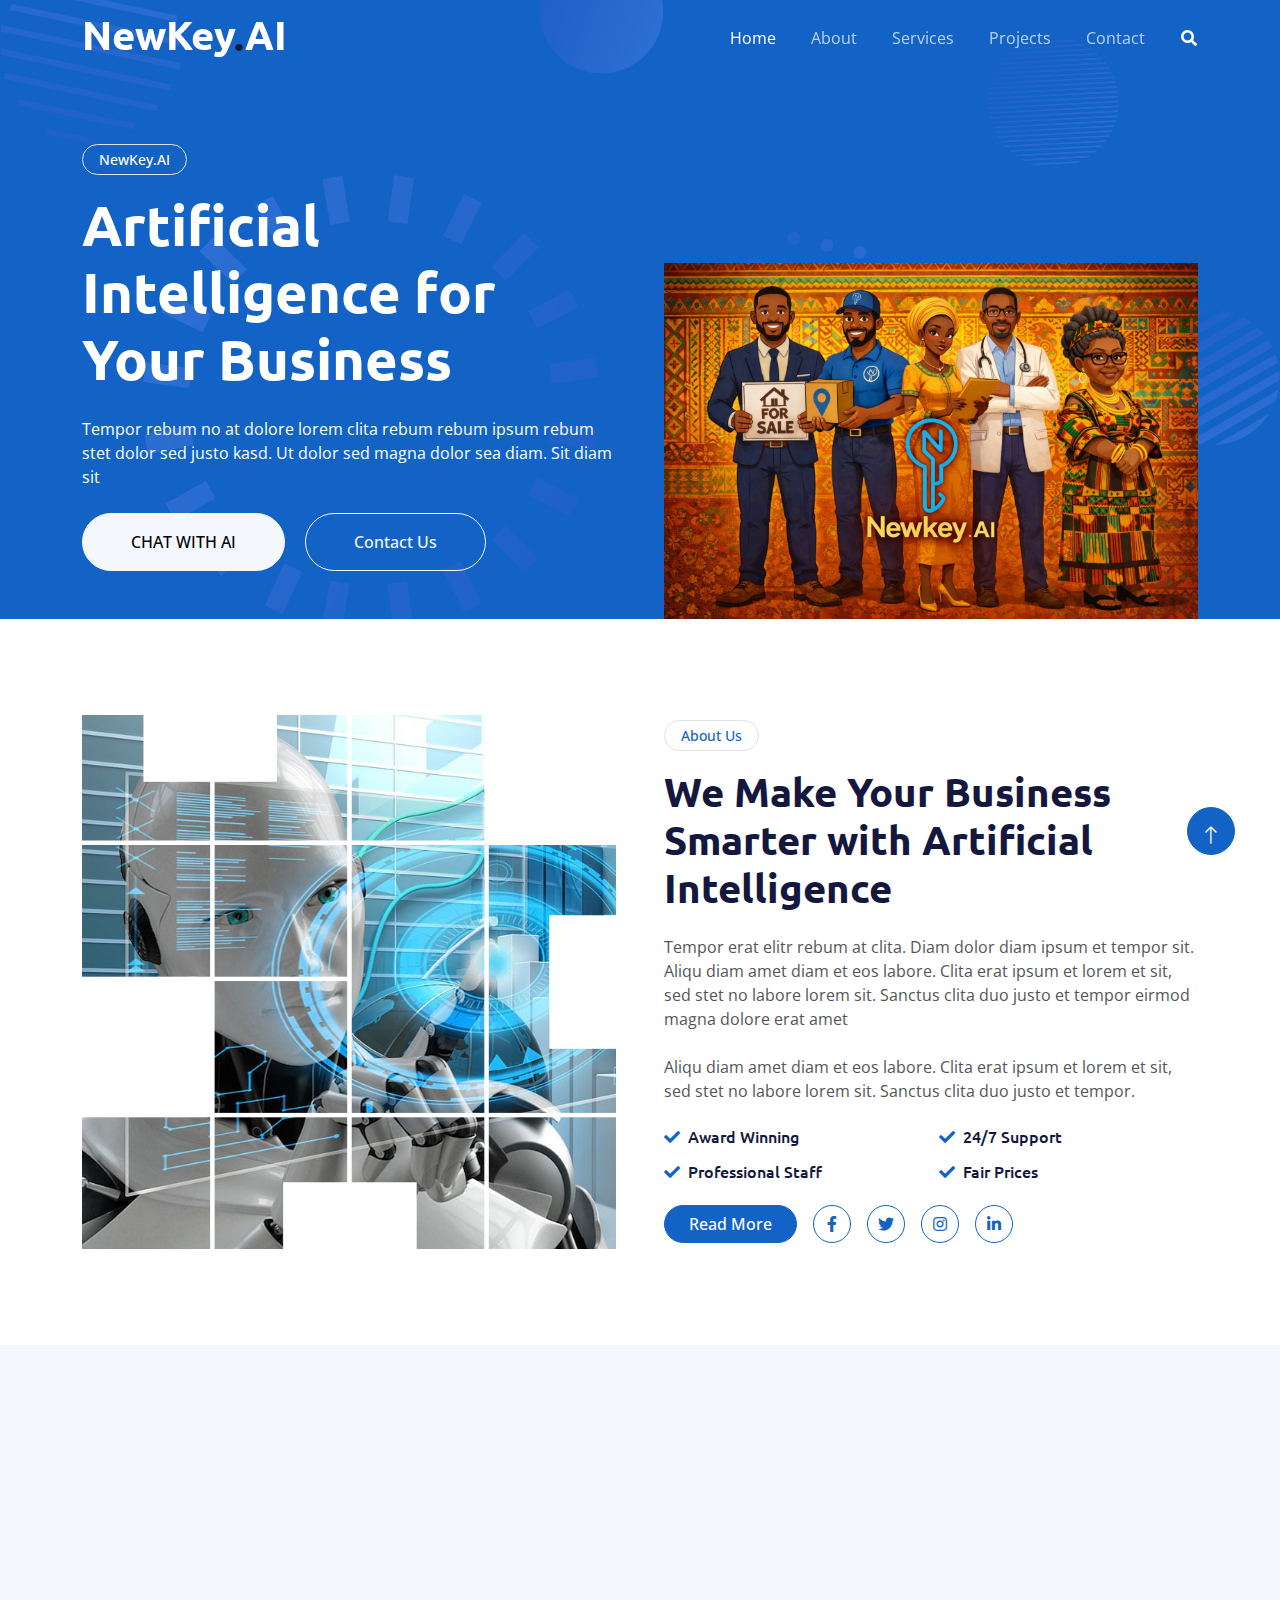
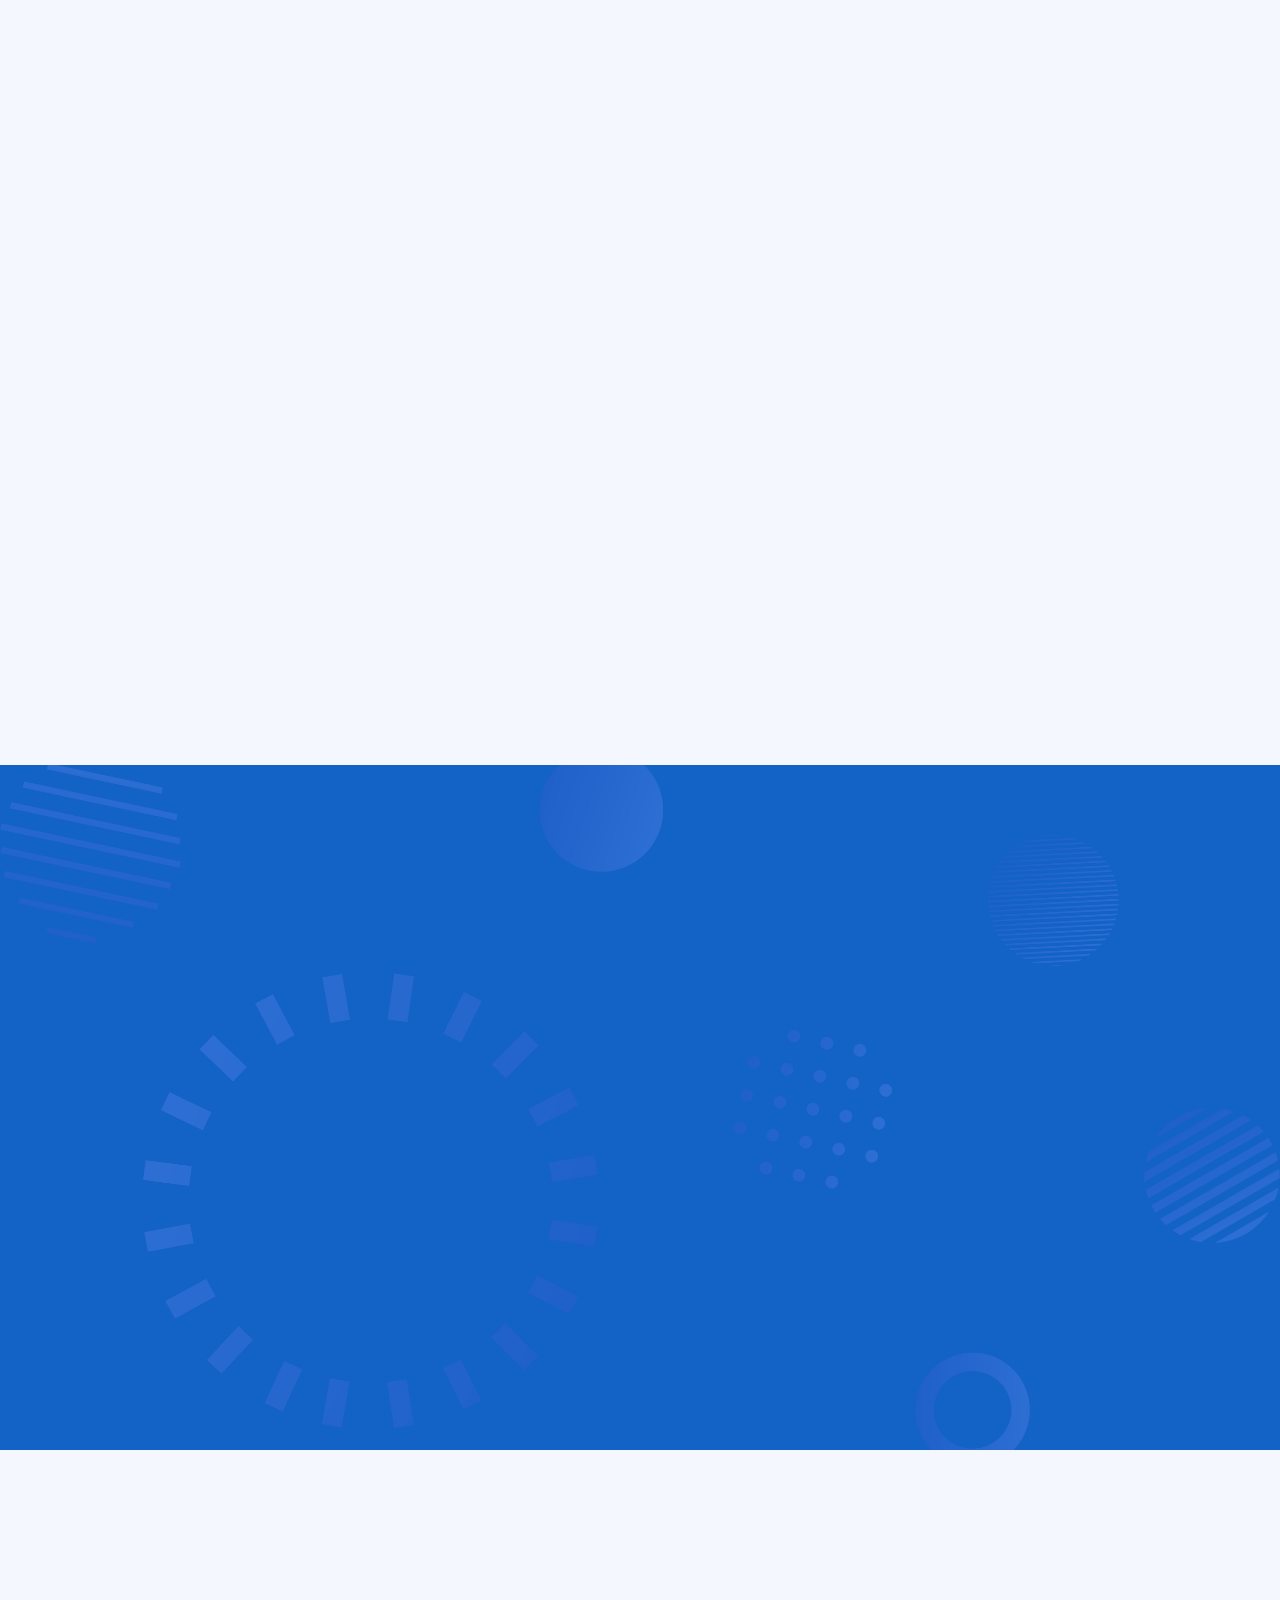
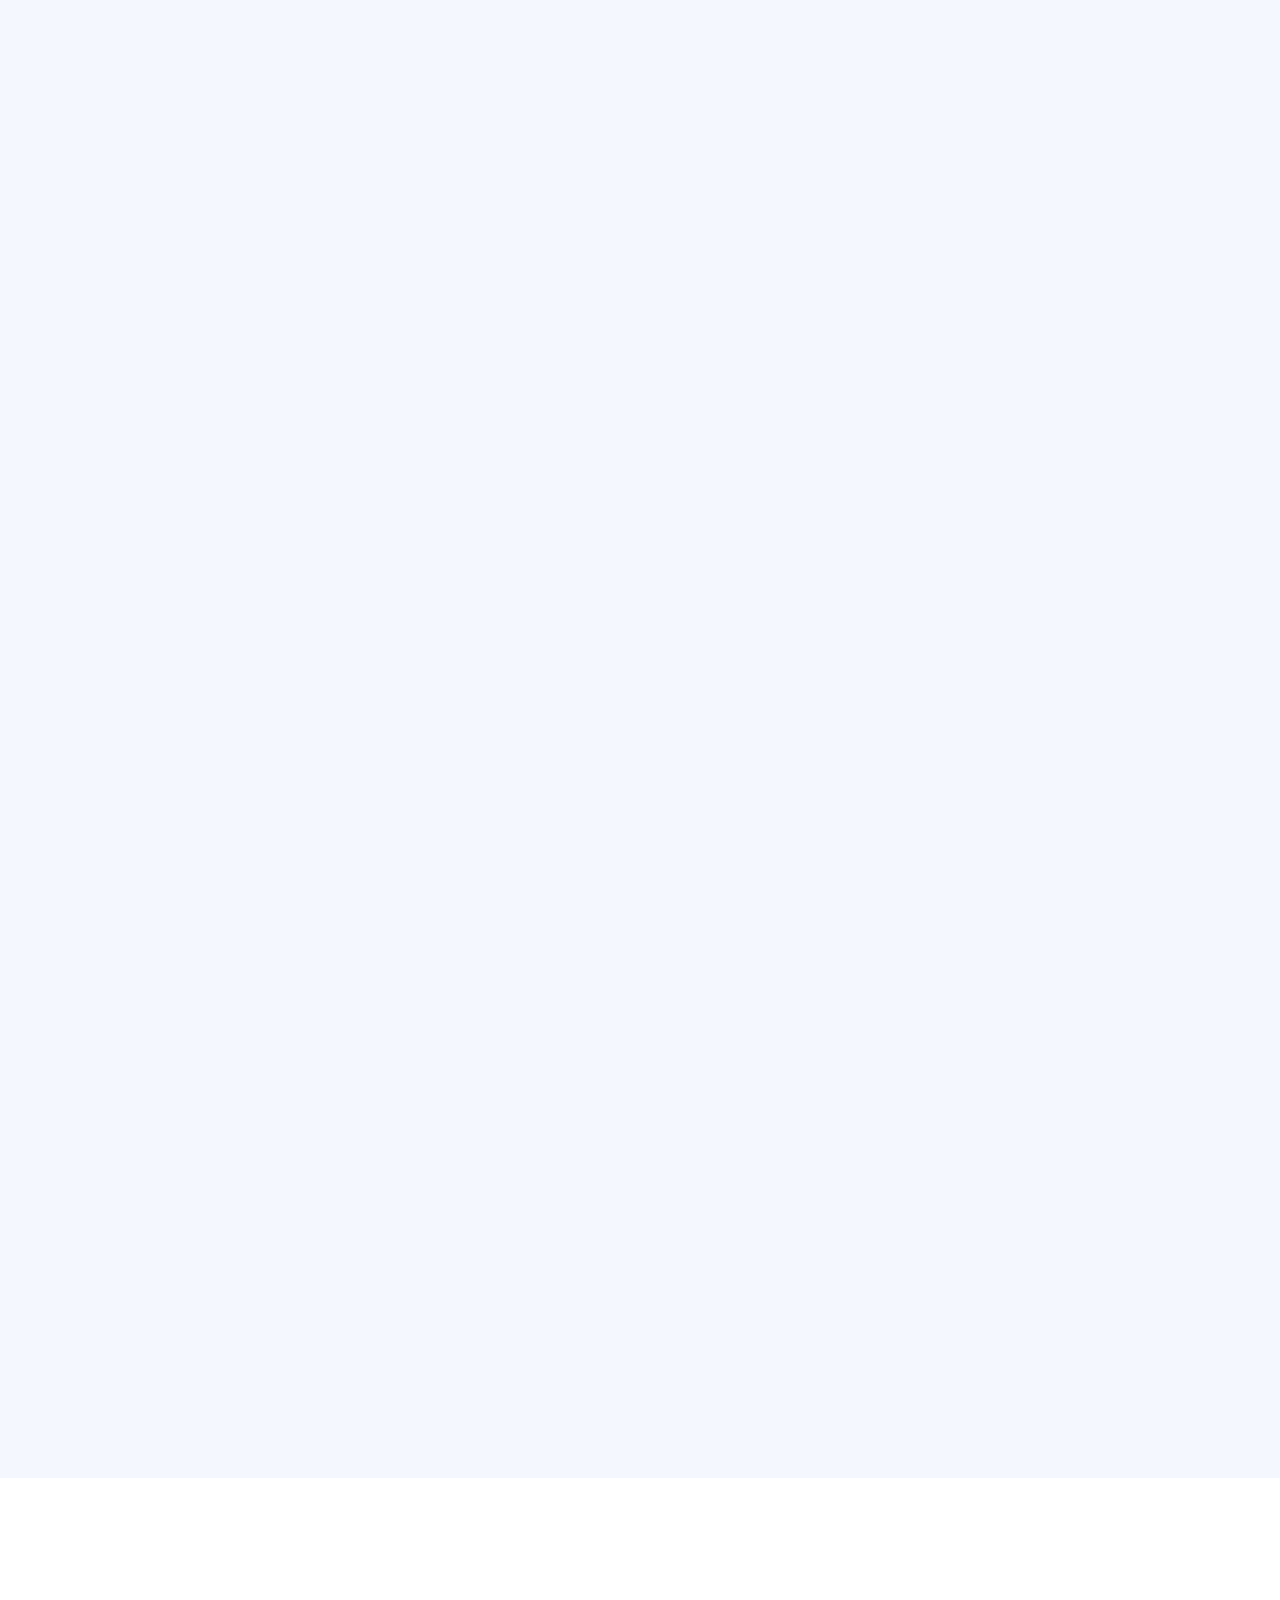
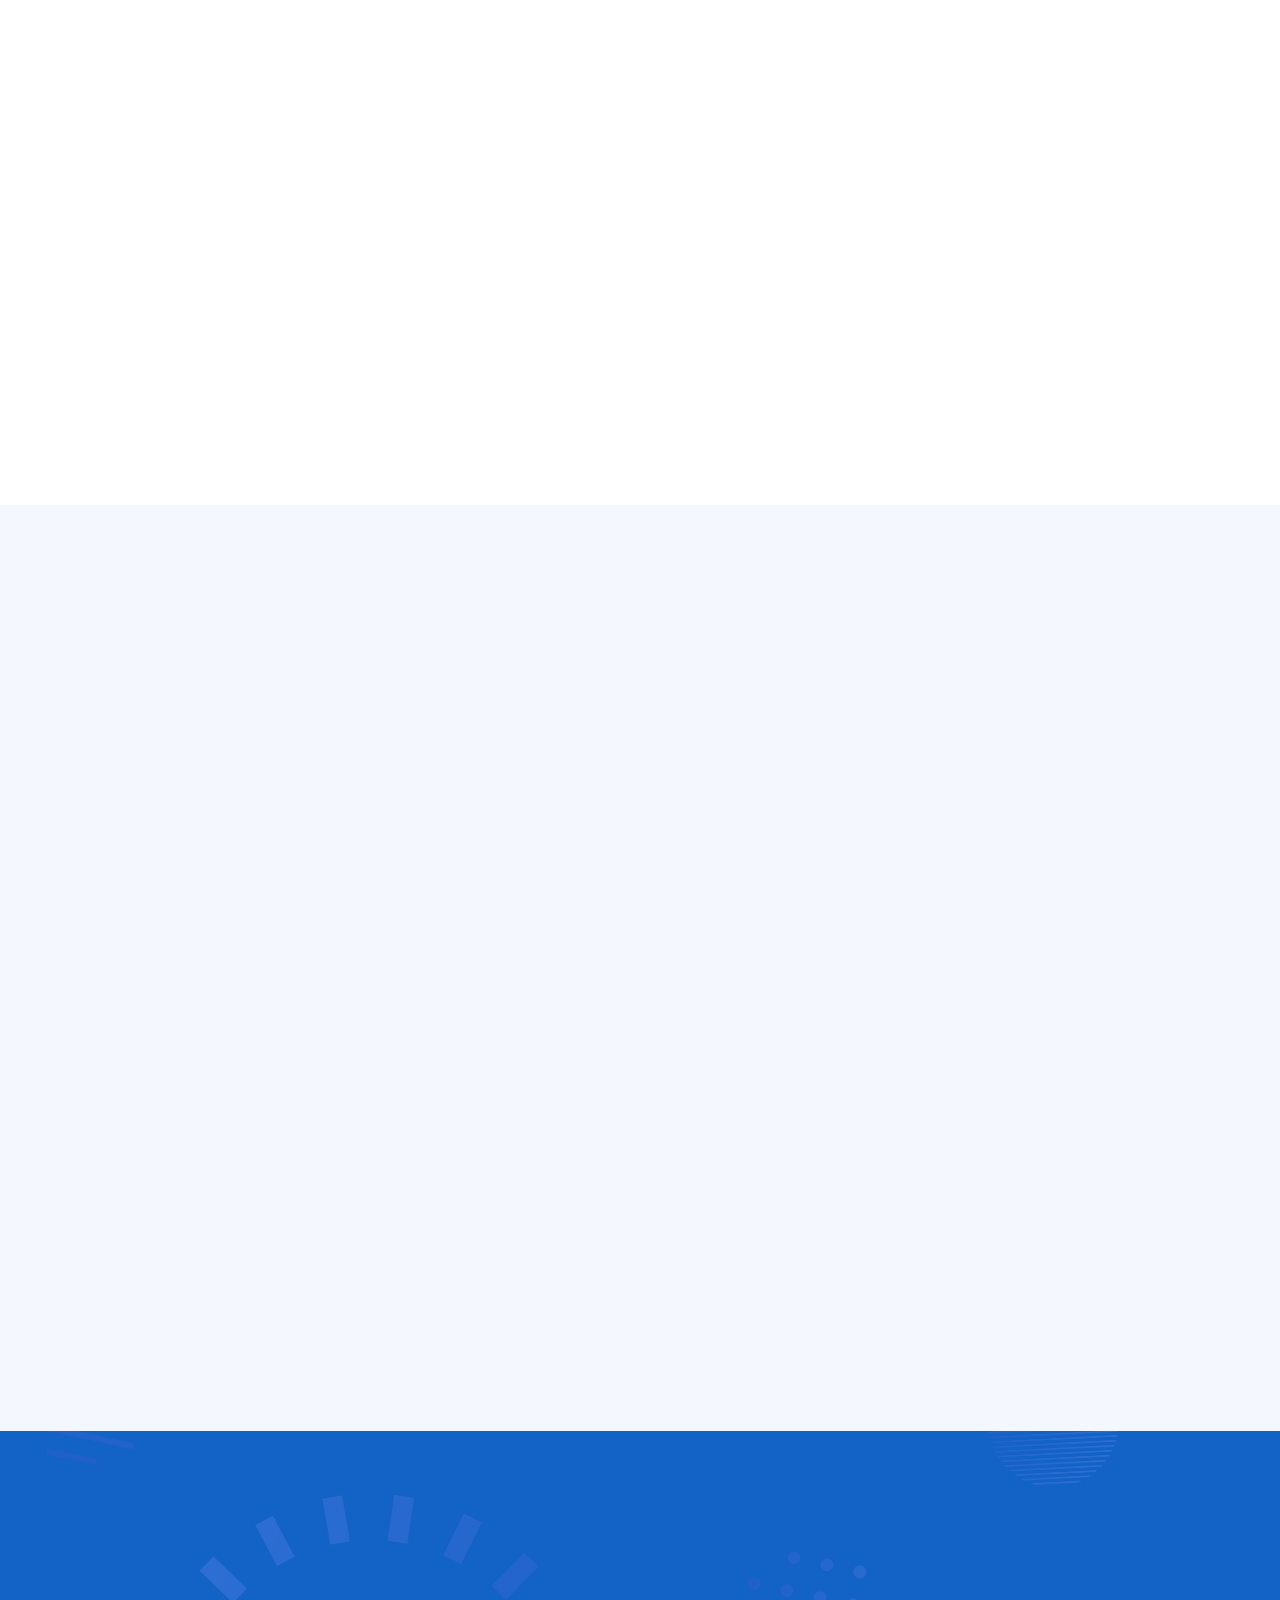
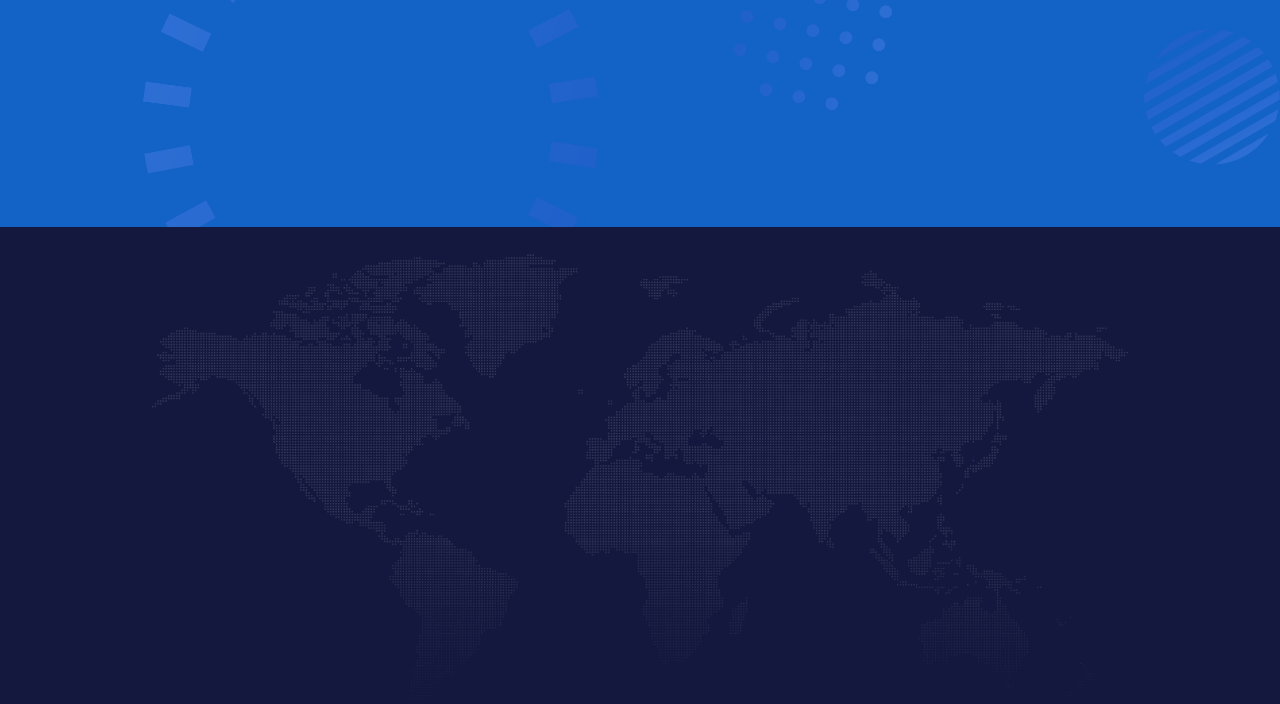
<file: index.html>
<!DOCTYPE html>
<html lang="en">

<head>
    <meta charset="utf-8">
    <title>NewKey.AI</title>
    <meta content="width=device-width, initial-scale=1.0" name="viewport">
    <meta content="" name="keywords">
    <meta content="" name="description">

    <!-- Favicon -->
    <link href="img/favicon.ico" rel="icon">

    <!-- Google Web Fonts -->
    <link rel="preconnect" href="https://fonts.googleapis.com">
    <link rel="preconnect" href="https://fonts.gstatic.com" crossorigin>
    <link href="https://fonts.googleapis.com/css2?family=Open+Sans:wght@400;600&family=Ubuntu:wght@500;700&display=swap"
        rel="stylesheet">

    <!-- Icon Font Stylesheet -->
    <link href="https://cdnjs.cloudflare.com/ajax/libs/font-awesome/5.10.0/css/all.min.css" rel="stylesheet">
    <link href="https://cdn.jsdelivr.net/npm/bootstrap-icons@1.4.1/font/bootstrap-icons.css" rel="stylesheet">

    <!-- Libraries Stylesheet -->
    <link href="lib/animate/animate.min.css" rel="stylesheet">
    <link href="lib/owlcarousel/assets/owl.carousel.min.css" rel="stylesheet">

    <!-- Customized Bootstrap Stylesheet -->
    <link href="css/bootstrap.min.css" rel="stylesheet">

    <!-- Template Stylesheet -->
    <link href="css/style.css" rel="stylesheet">
</head>

<body>
    <!-- Spinner Start -->
    <div id="spinner"
        class="show bg-white position-fixed translate-middle w-100 vh-100 top-50 start-50 d-flex align-items-center justify-content-center">
        <div class="spinner-grow text-primary" style="width: 3rem; height: 3rem;" role="status">
            <span class="sr-only">Loading...</span>
        </div>
    </div>
    <!-- Spinner End -->


    <!-- Navbar Start -->
    <div class="container-fluid sticky-top">
        <div class="container">
            <nav class="navbar navbar-expand-lg navbar-dark p-0">
                <a href="index.html" class="navbar-brand">
                    <h1 class="text-white">NewKey<span class="text-dark">.</span>AI</h1>
                </a>
                <button type="button" class="navbar-toggler ms-auto me-0" data-bs-toggle="collapse"
                    data-bs-target="#navbarCollapse">
                    <span class="navbar-toggler-icon"></span>
                </button>
                <div class="collapse navbar-collapse" id="navbarCollapse">
                    <div class="navbar-nav ms-auto">
                        <a href="index.html" class="nav-item nav-link active">Home</a>
                        <a href="about.html" class="nav-item nav-link">About</a>
                        <a href="service.html" class="nav-item nav-link">Services</a>
                        <a href="project.html" class="nav-item nav-link">Projects</a>
                        <a href="contact.html" class="nav-item nav-link">Contact</a>
                    </div>
                    <butaton type="button" class="btn text-white p-0 d-none d-lg-block" data-bs-toggle="modal"
                        data-bs-target="#searchModal"><i class="fa fa-search"></i></butaton>
                </div>
            </nav>
        </div>
    </div>
    <!-- Navbar End -->


    <!-- Hero Start -->
    <div class="container-fluid pt-5 bg-primary hero-header mb-5">
        <div class="container pt-5">
            <div class="row g-5 pt-5">
                <div class="col-lg-6 align-self-center text-center text-lg-start mb-lg-5">
                    <div class="btn btn-sm border rounded-pill text-white px-3 mb-3 animated slideInRight">NewKey.AI</div>
                    <h1 class="display-4 text-white mb-4 animated slideInRight">Artificial Intelligence for Your Business</h1>
                    <p class="text-white mb-4 animated slideInRight">Tempor rebum no at dolore lorem clita rebum rebum ipsum
                        rebum stet dolor sed justo kasd. Ut dolor sed magna dolor sea diam. Sit diam sit</p>
                    <a href="https:app.newkey.ai" class="btn btn-light py-sm-3 px-sm-5 rounded-pill me-3 animated slideInRight">CHAT WITH AI</a>
                    <a href="" class="btn btn-outline-light py-sm-3 px-sm-5 rounded-pill animated slideInRight">Contact Us</a>
                </div>
                <div class="col-lg-6 align-self-end text-center text-lg-end">
                    <img class="img-fluid" src="img/hero-img.png" alt="">
                </div>
            </div>
        </div>
    </div>
    <!-- Hero End -->


    <!-- Full Screen Search Start -->
    <div class="modal fade" id="searchModal" tabindex="-1">
        <div class="modal-dialog modal-fullscreen">
            <div class="modal-content" style="background: rgba(20, 24, 62, 0.7);">
                <div class="modal-header border-0">
                    <button type="button" class="btn btn-square bg-white btn-close" data-bs-dismiss="modal"
                        aria-label="Close"></button>
                </div>
                <div class="modal-body d-flex align-items-center justify-content-center">
                    <div class="input-group" style="max-width: 600px;">
                        <input type="text" class="form-control bg-transparent border-light p-3"
                            placeholder="Type search keyword">
                        <button class="btn btn-light px-4"><i class="bi bi-search"></i></button>
                    </div>
                </div>
            </div>
        </div>
    </div>
    <!-- Full Screen Search End -->


    <!-- About Start -->
    <div class="container-fluid py-5">
        <div class="container">
            <div class="row g-5 align-items-center">
                <div class="col-lg-6 wow fadeIn" data-wow-delay="0.1s">
                    <div class="about-img">
                        <img class="img-fluid" src="img/about-img.jpg">
                    </div>
                </div>
                <div class="col-lg-6 wow fadeIn" data-wow-delay="0.5s">
                    <div class="btn btn-sm border rounded-pill text-primary px-3 mb-3">About Us</div>
                    <h1 class="mb-4">We Make Your Business Smarter with Artificial Intelligence</h1>
                    <p class="mb-4">Tempor erat elitr rebum at clita. Diam dolor diam ipsum et tempor sit. Aliqu diam
                        amet diam et eos labore. Clita erat ipsum et lorem et sit, sed stet no labore lorem sit. Sanctus
                        clita duo justo et tempor eirmod magna dolore erat amet</p>
                    <p class="mb-4">Aliqu diam amet diam et eos labore. Clita erat ipsum et lorem et sit, sed stet no
                        labore lorem sit. Sanctus clita duo justo et tempor.</p>
                    <div class="row g-3">
                        <div class="col-sm-6">
                            <h6 class="mb-3"><i class="fa fa-check text-primary me-2"></i>Award Winning</h6>
                            <h6 class="mb-0"><i class="fa fa-check text-primary me-2"></i>Professional Staff</h6>
                        </div>
                        <div class="col-sm-6">
                            <h6 class="mb-3"><i class="fa fa-check text-primary me-2"></i>24/7 Support</h6>
                            <h6 class="mb-0"><i class="fa fa-check text-primary me-2"></i>Fair Prices</h6>
                        </div>
                    </div>
                    <div class="d-flex align-items-center mt-4">
                        <a class="btn btn-primary rounded-pill px-4 me-3" href="">Read More</a>
                        <a class="btn btn-outline-primary btn-square me-3" href=""><i class="fab fa-facebook-f"></i></a>
                        <a class="btn btn-outline-primary btn-square me-3" href=""><i class="fab fa-twitter"></i></a>
                        <a class="btn btn-outline-primary btn-square me-3" href=""><i class="fab fa-instagram"></i></a>
                        <a class="btn btn-outline-primary btn-square" href=""><i class="fab fa-linkedin-in"></i></a>
                    </div>
                </div>
            </div>
        </div>
    </div>
    <!-- About End -->


    <!-- Service Start -->
    <div class="container-fluid bg-light mt-5 py-5">
        <div class="container py-5">
            <div class="row g-5 align-items-center">
                <div class="col-lg-5 wow fadeIn" data-wow-delay="0.1s">
                    <div class="btn btn-sm border rounded-pill text-primary px-3 mb-3">Our Services</div>
                    <h1 class="mb-4">Our Excellent AI Solutions for Your Business</h1>
                    <p class="mb-4">Tempor erat elitr rebum at clita. Diam dolor diam ipsum et tempor sit. Aliqu diam
                        amet diam et eos labore. Clita erat ipsum et lorem et sit, sed stet no labore lorem sit. Sanctus
                        clita duo justo et tempor eirmod magna dolore erat amet</p>
                    <a class="btn btn-primary rounded-pill px-4" href="">Read More</a>
                </div>
                <div class="col-lg-7">
                    <div class="row g-4">
                        <div class="col-md-6">
                            <div class="row g-4">
                                <div class="col-12 wow fadeIn" data-wow-delay="0.1s">
                                    <div class="service-item d-flex flex-column justify-content-center text-center rounded">
                                        <div class="service-icon btn-square">
                                            <i class="fa fa-robot fa-2x"></i>
                                        </div>
                                        <h5 class="mb-3">Robotic Automation</h5>
                                        <p>Erat ipsum justo amet duo et elitr dolor, est duo duo eos lorem sed diam stet
                                            diam sed stet lorem.</p>
                                        <a class="btn px-3 mt-auto mx-auto" href="">Read More</a>
                                    </div>
                                </div>
                                <div class="col-12 wow fadeIn" data-wow-delay="0.5s">
                                    <div class="service-item d-flex flex-column justify-content-center text-center rounded">
                                        <div class="service-icon btn-square">
                                            <i class="fa fa-power-off fa-2x"></i>
                                        </div>
                                        <h5 class="mb-3">Machine learning</h5>
                                        <p>Erat ipsum justo amet duo et elitr dolor, est duo duo eos lorem sed diam stet
                                            diam sed stet lorem.</p>
                                        <a class="btn px-3 mt-auto mx-auto" href="">Read More</a>
                                    </div>
                                </div>
                            </div>
                        </div>
                        <div class="col-md-6 pt-md-4">
                            <div class="row g-4">
                                <div class="col-12 wow fadeIn" data-wow-delay="0.3s">
                                    <div class="service-item d-flex flex-column justify-content-center text-center rounded">
                                        <div class="service-icon btn-square">
                                            <i class="fa fa-graduation-cap fa-2x"></i>
                                        </div>
                                        <h5 class="mb-3">Education & Science</h5>
                                        <p>Erat ipsum justo amet duo et elitr dolor, est duo duo eos lorem sed diam stet
                                            diam sed stet lorem.</p>
                                        <a class="btn px-3 mt-auto mx-auto" href="">Read More</a>
                                    </div>
                                </div>
                                <div class="col-12 wow fadeIn" data-wow-delay="0.7s">
                                    <div class="service-item d-flex flex-column justify-content-center text-center rounded">
                                        <div class="service-icon btn-square">
                                            <i class="fa fa-brain fa-2x"></i>
                                        </div>
                                        <h5 class="mb-3">Predictive Analysis</h5>
                                        <p>Erat ipsum justo amet duo et elitr dolor, est duo duo eos lorem sed diam stet
                                            diam sed stet lorem.</p>
                                        <a class="btn px-3 mt-auto mx-auto" href="">Read More</a>
                                    </div>
                                </div>
                            </div>
                        </div>
                    </div>
                </div>
            </div>
        </div>
    </div>
    <!-- Service End -->


    <!-- Feature Start -->
    <div class="container-fluid bg-primary feature pt-5">
        <div class="container pt-5">
            <div class="row g-5">
                <div class="col-lg-6 align-self-center mb-md-5 pb-md-5 wow fadeIn" data-wow-delay="0.3s">
                    <div class="btn btn-sm border rounded-pill text-white px-3 mb-3">Why Choose Us</div>
                    <h1 class="text-white mb-4">We're Best in AI Industry with 10 Years of Experience</h1>
                    <p class="text-light mb-4">Aliqu diam amet diam et eos labore. Clita erat ipsum et lorem et sit, sed
                        stet no labore lorem sit. Sanctus clita duo justo et tempor</p>
                    <div class="d-flex align-items-center text-white mb-3">
                        <div class="btn-sm-square bg-white text-primary rounded-circle me-3">
                            <i class="fa fa-check"></i>
                        </div>
                        <span>Diam dolor diam ipsum et tempor sit</span>
                    </div>
                    <div class="d-flex align-items-center text-white mb-3">
                        <div class="btn-sm-square bg-white text-primary rounded-circle me-3">
                            <i class="fa fa-check"></i>
                        </div>
                        <span>Diam dolor diam ipsum et tempor sit</span>
                    </div>
                    <div class="d-flex align-items-center text-white mb-3">
                        <div class="btn-sm-square bg-white text-primary rounded-circle me-3">
                            <i class="fa fa-check"></i>
                        </div>
                        <span>Diam dolor diam ipsum et tempor sit</span>
                    </div>
                    <div class="row g-4 pt-3">
                        <div class="col-sm-6">
                            <div class="d-flex rounded p-3" style="background: rgba(256, 256, 256, 0.1);">
                                <i class="fa fa-users fa-3x text-white"></i>
                                <div class="ms-3">
                                    <h2 class="text-white mb-0" data-toggle="counter-up">9999</h2>
                                    <p class="text-white mb-0">Happy Clients</p>
                                </div>
                            </div>
                        </div>
                        <div class="col-sm-6">
                            <div class="d-flex rounded p-3" style="background: rgba(256, 256, 256, 0.1);">
                                <i class="fa fa-check fa-3x text-white"></i>
                                <div class="ms-3">
                                    <h2 class="text-white mb-0" data-toggle="counter-up">9999</h2>
                                    <p class="text-white mb-0">Project Complete</p>
                                </div>
                            </div>
                        </div>
                    </div>
                </div>
                <div class="col-lg-6 align-self-end text-center text-md-end wow fadeIn" data-wow-delay="0.5s">
                    <img class="img-fluid" src="img/feature.png" alt="">
                </div>
            </div>
        </div>
    </div>
    <!-- Feature End -->


    <!-- Case Start -->
    <div class="container-fluid bg-light py-5">
        <div class="container py-5">
            <div class="mx-auto text-center wow fadeIn" data-wow-delay="0.1s" style="max-width: 500px;">
                <div class="btn btn-sm border rounded-pill text-primary px-3 mb-3">Chatbots</div>
                <h1 class="mb-4">Meet Our AI Chatbots</h1>
            </div>
            <div class="row g-4">
                <div class="col-lg-4 wow fadeIn" data-wow-delay="0.3s">
                    <div class="case-item position-relative overflow-hidden rounded mb-2">
                        <img class="img-fluid" src="img/queenmother.gif" alt="">
                        <a class="case-overlay text-decoration-none" href="">
                            <small>👑 YAA — Assistant</small>
                            <h5 class="lh-base text-white mb-3">Lorem elitr magna stet eirmod labore amet labore clita
                            </h5>
                            <span class="btn btn-square btn-primary"><i class="fa fa-arrow-right"></i></span>
                        </a>
                    </div>
                </div>
                <div class="col-lg-4 wow fadeIn" data-wow-delay="0.5s">
                    <div class="case-item position-relative overflow-hidden rounded mb-2">
                        <img class="img-fluid" src="img/realtor.gif" alt="">
                        <a class="case-overlay text-decoration-none" href="">
                            <small>🏠 KWAME — Realtor</small>
                            <h5 class="lh-base text-white mb-3">Lorem elitr magna stet eirmod labore amet labore clita
                            </h5>
                            <span class="btn btn-square btn-primary"><i class="fa fa-arrow-right"></i></span>
                        </a>
                    </div>
                </div>
                <div class="col-lg-4 wow fadeIn" data-wow-delay="0.7s">
                    <div class="case-item position-relative overflow-hidden rounded mb-2">
                        <img class="img-fluid" src="img/secretary.gif" alt="">
                        <a class="case-overlay text-decoration-none" href="">
                            <small>📅 ABENA — Secretary</small>
                            <h5 class="lh-base text-white mb-3">Lorem elitr magna stet eirmod labore amet labore clita
                            </h5>
                            <span class="btn btn-square btn-primary"><i class="fa fa-arrow-right"></i></span>
                        </a>
                    </div>
                </div>
                <div class="col-lg-4 wow fadeIn" data-wow-delay="0.9s">
                    <div class="case-item position-relative overflow-hidden rounded mb-2">
                        <img class="img-fluid" src="img/doctor.gif" alt="">
                        <a class="case-overlay text-decoration-none" href="">
                            <small>🩺 KOFI — Doctor</small>
                            <h5 class="lh-base text-white mb-3">Lorem elitr magna stet eirmod labore amet labore clita
                            </h5>
                            <span class="btn btn-square btn-primary"><i class="fa fa-arrow-right"></i></span>
                        </a>
                    </div>
                </div>
                <div class="col-lg-4 wow fadeIn last-gif" data-wow-delay="1.1s">
                    <div class="case-item position-relative overflow-hidden rounded mb-2">
                        <img class="img-fluid" src="img/courier.gif" alt="">
                        <a class="case-overlay text-decoration-none" href="">
                            <small>🚚 YAW — Courier</small>
                            <h5 class="lh-base text-white mb-3">Lorem elitr magna stet eirmod labore amet labore clita
                            </h5>
                            <span class="btn btn-square btn-primary"><i class="fa fa-arrow-right"></i></span>
                        </a>
                    </div>
                </div>
            </div>
        </div>
    </div>
    <!-- Case End -->


    <!-- FAQs Start -->
    <div class="container-fluid py-5">
        <div class="container py-5">
            <div class="mx-auto text-center wow fadeIn" data-wow-delay="0.1s" style="max-width: 500px;">
                <div class="btn btn-sm border rounded-pill text-primary px-3 mb-3">Popular FAQs</div>
                <h1 class="mb-4">Frequently Asked Questions</h1>
            </div>
            <div class="row">
                <div class="col-lg-6">
                    <div class="accordion" id="accordionFAQ1">
                        <div class="accordion-item wow fadeIn" data-wow-delay="0.1s">
                            <h2 class="accordion-header" id="headingOne">
                                <button class="accordion-button collapsed" type="button" data-bs-toggle="collapse"
                                    data-bs-target="#collapseOne" aria-expanded="false" aria-controls="collapseOne">
                                    How to build a website?
                                </button>
                            </h2>
                            <div id="collapseOne" class="accordion-collapse collapse" aria-labelledby="headingOne"
                                data-bs-parent="#accordionFAQ1">
                                <div class="accordion-body">
                                    Dolor nonumy tempor elitr et rebum ipsum sit duo duo. Diam sed sed magna et magna diam aliquyam amet dolore ipsum erat duo. Sit rebum magna duo labore no diam.
                                </div>
                            </div>
                        </div>
                        <div class="accordion-item wow fadeIn" data-wow-delay="0.2s">
                            <h2 class="accordion-header" id="headingTwo">
                                <button class="accordion-button collapsed" type="button" data-bs-toggle="collapse"
                                    data-bs-target="#collapseTwo" aria-expanded="false" aria-controls="collapseTwo">
                                    How long will it take to get a new website?
                                </button>
                            </h2>
                            <div id="collapseTwo" class="accordion-collapse collapse" aria-labelledby="headingTwo"
                                data-bs-parent="#accordionFAQ1">
                                <div class="accordion-body">
                                    Dolor nonumy tempor elitr et rebum ipsum sit duo duo. Diam sed sed magna et magna diam aliquyam amet dolore ipsum erat duo. Sit rebum magna duo labore no diam.
                                </div>
                            </div>
                        </div>
                        <div class="accordion-item wow fadeIn" data-wow-delay="0.3s">
                            <h2 class="accordion-header" id="headingThree">
                                <button class="accordion-button collapsed" type="button" data-bs-toggle="collapse"
                                    data-bs-target="#collapseThree" aria-expanded="false" aria-controls="collapseThree">
                                    Do you only create HTML websites?
                                </button>
                            </h2>
                            <div id="collapseThree" class="accordion-collapse collapse" aria-labelledby="headingThree"
                                data-bs-parent="#accordionFAQ1">
                                <div class="accordion-body">
                                    Dolor nonumy tempor elitr et rebum ipsum sit duo duo. Diam sed sed magna et magna diam aliquyam amet dolore ipsum erat duo. Sit rebum magna duo labore no diam.
                                </div>
                            </div>
                        </div>
                        <div class="accordion-item wow fadeIn" data-wow-delay="0.4s">
                            <h2 class="accordion-header" id="headingFour">
                                <button class="accordion-button collapsed" type="button" data-bs-toggle="collapse"
                                    data-bs-target="#collapseFour" aria-expanded="true" aria-controls="collapseFour">
                                    Will my website be mobile-friendly?
                                </button>
                            </h2>
                            <div id="collapseFour" class="accordion-collapse collapse" aria-labelledby="headingFour"
                                data-bs-parent="#accordionFAQ1">
                                <div class="accordion-body">
                                    Dolor nonumy tempor elitr et rebum ipsum sit duo duo. Diam sed sed magna et magna diam aliquyam amet dolore ipsum erat duo. Sit rebum magna duo labore no diam.
                                </div>
                            </div>
                        </div>
                    </div>
                </div>
                <div class="col-lg-6">
                    <div class="accordion" id="accordionFAQ2">
                        <div class="accordion-item wow fadeIn" data-wow-delay="0.5s">
                            <h2 class="accordion-header" id="headingFive">
                                <button class="accordion-button collapsed" type="button" data-bs-toggle="collapse"
                                    data-bs-target="#collapseFive" aria-expanded="false" aria-controls="collapseFive">
                                    Will you maintain my site for me?
                                </button>
                            </h2>
                            <div id="collapseFive" class="accordion-collapse collapse" aria-labelledby="headingFive"
                                data-bs-parent="#accordionFAQ2">
                                <div class="accordion-body">
                                    Dolor nonumy tempor elitr et rebum ipsum sit duo duo. Diam sed sed magna et magna diam aliquyam amet dolore ipsum erat duo. Sit rebum magna duo labore no diam.
                                </div>
                            </div>
                        </div>
                        <div class="accordion-item wow fadeIn" data-wow-delay="0.6s">
                            <h2 class="accordion-header" id="headingSix">
                                <button class="accordion-button collapsed" type="button" data-bs-toggle="collapse"
                                    data-bs-target="#collapseSix" aria-expanded="false" aria-controls="collapseSix">
                                    I’m on a strict budget. Do you have any low cost options?
                                </button>
                            </h2>
                            <div id="collapseSix" class="accordion-collapse collapse" aria-labelledby="headingSix"
                                data-bs-parent="#accordionFAQ2">
                                <div class="accordion-body">
                                    Dolor nonumy tempor elitr et rebum ipsum sit duo duo. Diam sed sed magna et magna diam aliquyam amet dolore ipsum erat duo. Sit rebum magna duo labore no diam.
                                </div>
                            </div>
                        </div>
                        <div class="accordion-item wow fadeIn" data-wow-delay="0.7s">
                            <h2 class="accordion-header" id="headingSeven">
                                <button class="accordion-button collapsed" type="button" data-bs-toggle="collapse"
                                    data-bs-target="#collapseSeven" aria-expanded="false" aria-controls="collapseSeven">
                                    Will you maintain my site for me?
                                </button>
                            </h2>
                            <div id="collapseSeven" class="accordion-collapse collapse" aria-labelledby="headingSeven"
                                data-bs-parent="#accordionFAQ2">
                                <div class="accordion-body">
                                    Dolor nonumy tempor elitr et rebum ipsum sit duo duo. Diam sed sed magna et magna diam aliquyam amet dolore ipsum erat duo. Sit rebum magna duo labore no diam.
                                </div>
                            </div>
                        </div>
                        <div class="accordion-item wow fadeIn" data-wow-delay="0.8s">
                            <h2 class="accordion-header" id="headingEight">
                                <button class="accordion-button collapsed" type="button" data-bs-toggle="collapse"
                                    data-bs-target="#collapseEight" aria-expanded="false" aria-controls="collapseEight">
                                    I’m on a strict budget. Do you have any low cost options?
                                </button>
                            </h2>
                            <div id="collapseEight" class="accordion-collapse collapse" aria-labelledby="headingEight"
                                data-bs-parent="#accordionFAQ2">
                                <div class="accordion-body">
                                    Dolor nonumy tempor elitr et rebum ipsum sit duo duo. Diam sed sed magna et magna diam aliquyam amet dolore ipsum erat duo. Sit rebum magna duo labore no diam.
                                </div>
                            </div>
                        </div>
                    </div>
                </div>
            </div>
        </div>
    </div>
    <!-- FAQs Start -->


    <!-- Team Start -->
    <div class="container-fluid bg-light py-5">
        <div class="container py-5">
            <div class="row g-5 align-items-center">
                <div class="col-lg-5 wow fadeIn" data-wow-delay="0.1s">
                    <div class="btn btn-sm border rounded-pill text-primary px-3 mb-3">Our Team</div>
                    <h1 class="mb-4">Meet Our Experienced Team Members</h1>
                    <p class="mb-4">Tempor erat elitr rebum at clita. Diam dolor diam ipsum et tempor sit. Aliqu diam
                        amet diam et eos labore. Clita erat ipsum et lorem et sit, sed stet no labore lorem sit. Sanctus
                        clita duo justo et tempor eirmod magna dolore erat amet</p>
                    <a class="btn btn-primary rounded-pill px-4" href="">Read More</a>
                </div>
                <div class="col-lg-7">
                    <div class="row g-4">
                        <div class="col-md-6">
                            <div class="row g-4">
                                <div class="col-12 wow fadeIn" data-wow-delay="0.1s">
                                    <div class="team-item bg-white text-center rounded p-4 pt-0">
                                        <img class="img-fluid rounded-circle p-4" src="img/team-1.jpg" alt="">
                                        <h5 class="mb-0">Joel Amaniampong</h5>
                                        <small>Founder & CEO</small>
                                        <div class="d-flex justify-content-center mt-3">
                                            <a class="btn btn-square btn-primary m-1" href=""><i
                                                    class="fab fa-facebook-f"></i></a>
                                            <a class="btn btn-square btn-primary m-1" href=""><i
                                                    class="fab fa-twitter"></i></a>
                                            <a class="btn btn-square btn-primary m-1" href=""><i
                                                    class="fab fa-instagram"></i></a>
                                            <a class="btn btn-square btn-primary m-1" href=""><i
                                                    class="fab fa-linkedin-in"></i></a>
                                        </div>
                                    </div>
                                </div>
                                <div class="col-12 wow fadeIn" data-wow-delay="0.5s">
                                    <div class="team-item bg-white text-center rounded p-4 pt-0">
                                        <img class="img-fluid rounded-circle p-4" src="img/team-2.jpg" alt="">
                                        <h5 class="mb-0">Haoma Amoah</h5>
                                        <small>IT Project Manager / Lead AI Engineer</small>
                                        <div class="d-flex justify-content-center mt-3">
                                            <a class="btn btn-square btn-primary m-1" href=""><i
                                                    class="fab fa-facebook-f"></i></a>
                                            <a class="btn btn-square btn-primary m-1" href=""><i
                                                    class="fab fa-twitter"></i></a>
                                            <a class="btn btn-square btn-primary m-1" href=""><i
                                                    class="fab fa-instagram"></i></a>
                                            <a class="btn btn-square btn-primary m-1" href=""><i
                                                    class="fab fa-linkedin-in"></i></a>
                                        </div>
                                    </div>
                                </div>
                            </div>
                        </div>
                    </div>
                </div>
            </div>
        </div>
    </div>
    <!-- Team End -->


    <!-- Newsletter Start -->
    <div class="container-fluid bg-primary newsletter py-5">
        <div class="container">
            <div class="row g-5 align-items-center">
                <div class="col-md-5 ps-lg-0 pt-5 pt-md-0 text-start wow fadeIn" data-wow-delay="0.3s">
                    <img class="img-fluid" src="img/newsletter.png" alt="">
                </div>
                <div class="col-md-7 py-5 newsletter-text wow fadeIn" data-wow-delay="0.5s">
                    <div class="btn btn-sm border rounded-pill text-white px-3 mb-3">Newsletter</div>
                    <h1 class="text-white mb-4">Let's subscribe the newsletter</h1>
                    <div class="position-relative w-100 mt-3 mb-2">
                        <input class="form-control border-0 rounded-pill w-100 ps-4 pe-5" type="text"
                            placeholder="Enter Your Email" style="height: 48px;">
                        <button type="button" class="btn shadow-none position-absolute top-0 end-0 mt-1 me-2"><i
                                class="fa fa-paper-plane text-primary fs-4"></i></button>
                    </div>
                    <small class="text-white-50">Diam sed sed dolor stet amet eirmod</small>
                </div>
            </div>
        </div>
    </div>
    <!-- Newsletter End -->


    <!-- Footer Start -->
    <div class="container-fluid bg-dark text-white-50 footer pt-5">
        <div class="container py-5">
            <div class="row g-5">
                <div class="col-md-6 col-lg-3 wow fadeIn" data-wow-delay="0.1s">
                    <a href="index.html" class="d-inline-block mb-3">
                        <h1 class="text-white">NewKey<span class="text-primary">.</span>AI</h1>
                    </a>
                    <p class="mb-0">Tempor erat elitr rebum at clita. Diam dolor diam ipsum et tempor sit. Aliqu diam
                        amet diam et eos labore. Clita erat ipsum et lorem et sit, sed stet no labore lorem sit. Sanctus
                        clita duo justo et tempor</p>
                </div>
                <div class="col-md-6 col-lg-3 wow fadeIn" data-wow-delay="0.3s">
                    <h5 class="text-white mb-4">Get In Touch</h5>
                    <p><i class="fa fa-map-marker-alt me-3"></i>East Legon - Adjiringanor, Accra, Ghana</p>
                    <p><i class="fa fa-phone-alt me-3"></i>+233 053 055 1853</p>
                    <p><i class="fa fa-envelope me-3"></i>info@newkey.ai</p>
                    <div class="d-flex pt-2">
                        <a class="btn btn-outline-light btn-social" href=""><i class="fab fa-twitter"></i></a>
                        <a class="btn btn-outline-light btn-social" href=""><i class="fab fa-facebook-f"></i></a>
                        <a class="btn btn-outline-light btn-social" href=""><i class="fab fa-youtube"></i></a>
                        <a class="btn btn-outline-light btn-social" href=""><i class="fab fa-instagram"></i></a>
                        <a class="btn btn-outline-light btn-social" href=""><i class="fab fa-linkedin-in"></i></a>
                    </div>
                </div>
                <div class="col-md-6 col-lg-3 wow fadeIn" data-wow-delay="0.5s">
                    <h5 class="text-white mb-4">Popular Link</h5>
                    <a class="btn btn-link" href="">About Us</a>
                    <a class="btn btn-link" href="">Contact Us</a>
                    <a class="btn btn-link" href="">Privacy Policy</a>
                    <a class="btn btn-link" href="">Terms & Condition</a>
                    <a class="btn btn-link" href="">Career</a>
                </div>
                <div class="col-md-6 col-lg-3 wow fadeIn" data-wow-delay="0.7s">
                    <h5 class="text-white mb-4">Our Services</h5>
                    <a class="btn btn-link" href="">Robotic Automation</a>
                    <a class="btn btn-link" href="">Machine learning</a>
                    <a class="btn btn-link" href="">Predictive Analysis</a>
                    <a class="btn btn-link" href="">Data Science</a>
                    <a class="btn btn-link" href="">Robot Technology</a>
                </div>
            </div>
        </div>
        <div class="container wow fadeIn" data-wow-delay="0.1s">
            <div class="copyright">
                <div class="row">
                    <div class="col-md-6 text-center text-md-start mb-3 mb-md-0">
                        &copy; <a class="border-bottom" href="#">newkey.ai</a>, 2026, All Right Reserved.

                        <div style="opacity: 0.0;">
                            <!--/*** This template is free as long as you keep the footer author’s credit link/attribution link/backlink. If you'd like to use the template without the footer author’s credit link/attribution link/backlink, you can purchase the Credit Removal License from "https://htmlcodex.com/credit-removal". Thank you for your support. ***/-->
                        Designed By <a class="border-bottom" href="https://htmlcodex.com">HTML Codex</a font> Distributed By <a class="border-bottom" href="https://themewagon.com">ThemeWagon</a>
                        </div>
                    </div>
                    <div class="col-md-6 text-center text-md-end">
                        <div class="footer-menu">
                            <a href="">Home</a>
                            <a href="">Cookies</a>
                            <a href="">Help</a>
                            <a href="">FAQs</a>
                        </div>
                    </div>
                </div>
            </div>
        </div>
    </div>
    <!-- Footer End -->


    <!-- Back to Top -->
    <a href="#" class="btn btn-lg btn-primary btn-lg-square back-to-top pt-2"><i class="bi bi-arrow-up"></i></a>


    <!-- JavaScript Libraries -->
    <script src="https://ajax.googleapis.com/ajax/libs/jquery/3.6.1/jquery.min.js"></script>
    <script src="https://cdn.jsdelivr.net/npm/bootstrap@5.0.0/dist/js/bootstrap.bundle.min.js"></script>
    <script src="lib/wow/wow.min.js"></script>
    <script src="lib/easing/easing.min.js"></script>
    <script src="lib/waypoints/waypoints.min.js"></script>
    <script src="lib/counterup/counterup.min.js"></script>
    <script src="lib/owlcarousel/owl.carousel.min.js"></script>

    <!-- Template Javascript -->
    <script src="js/main.js"></script>
</body>

</html>
</file>
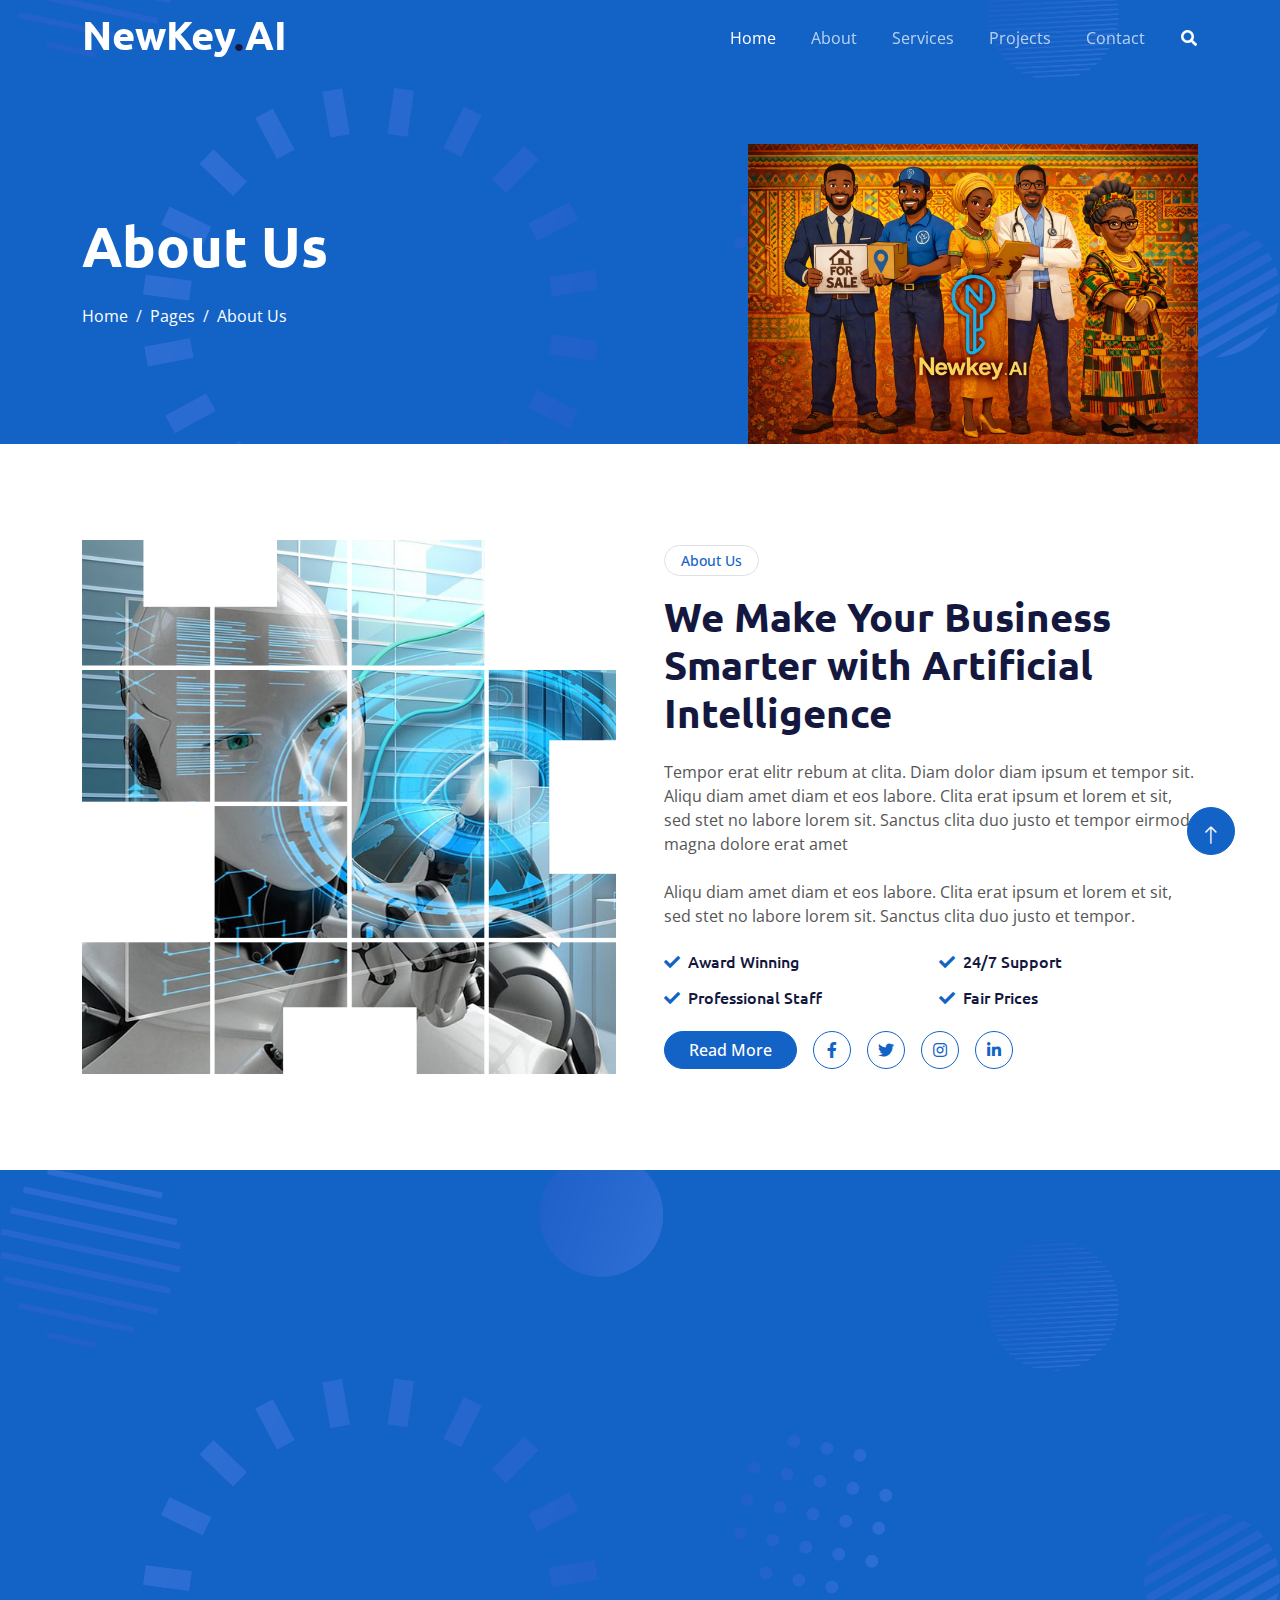
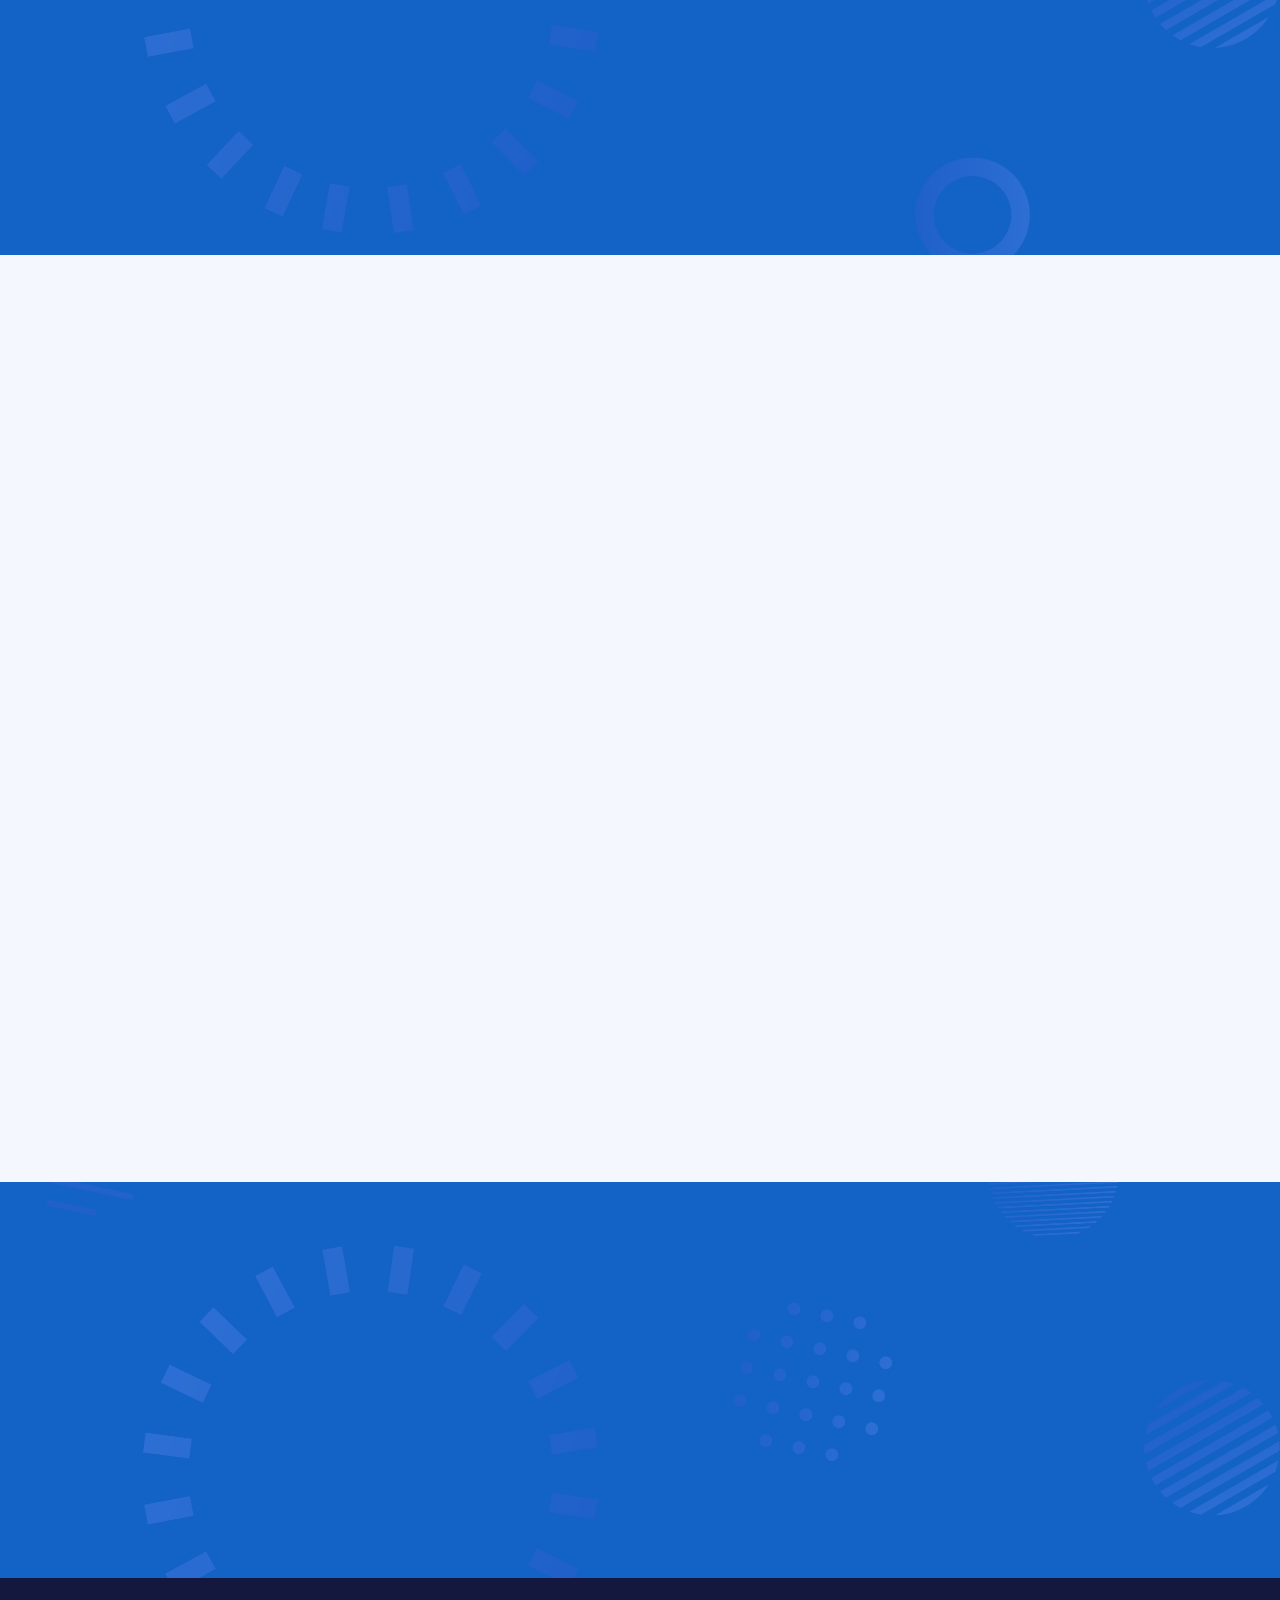
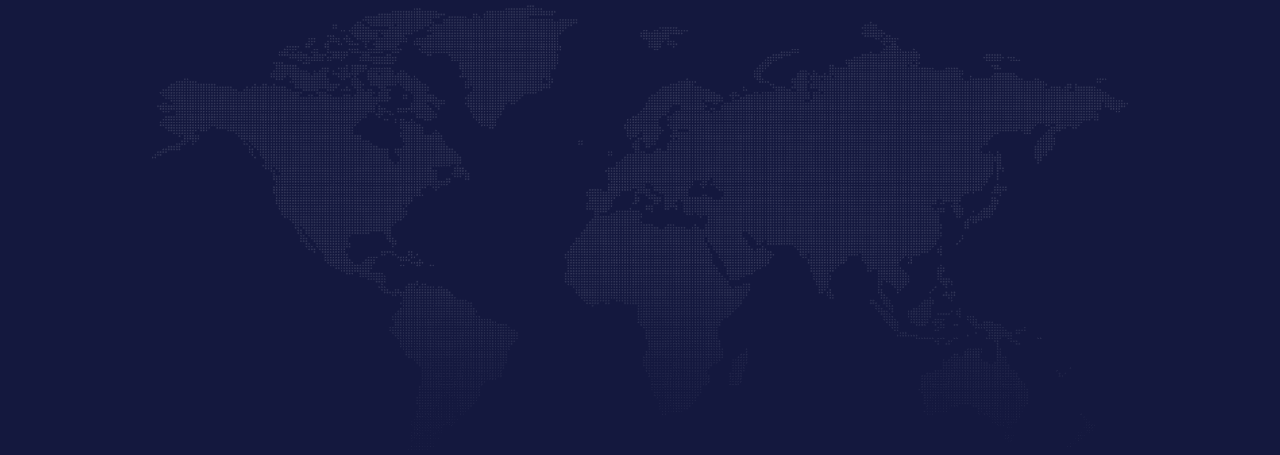
<file: about.html>
<!DOCTYPE html>
<html lang="en">

<head>
    <meta charset="utf-8">
    <title>NewKey.AI</title>
    <meta content="width=device-width, initial-scale=1.0" name="viewport">
    <meta content="" name="keywords">
    <meta content="" name="description">

    <!-- Favicon -->
    <link href="img/favicon.ico" rel="icon">

    <!-- Google Web Fonts -->
    <link rel="preconnect" href="https://fonts.googleapis.com">
    <link rel="preconnect" href="https://fonts.gstatic.com" crossorigin>
    <link href="https://fonts.googleapis.com/css2?family=Open+Sans:wght@400;600&family=Ubuntu:wght@500;700&display=swap"
        rel="stylesheet">

    <!-- Icon Font Stylesheet -->
    <link href="https://cdnjs.cloudflare.com/ajax/libs/font-awesome/5.10.0/css/all.min.css" rel="stylesheet">
    <link href="https://cdn.jsdelivr.net/npm/bootstrap-icons@1.4.1/font/bootstrap-icons.css" rel="stylesheet">

    <!-- Libraries Stylesheet -->
    <link href="lib/animate/animate.min.css" rel="stylesheet">
    <link href="lib/owlcarousel/assets/owl.carousel.min.css" rel="stylesheet">

    <!-- Customized Bootstrap Stylesheet -->
    <link href="css/bootstrap.min.css" rel="stylesheet">

    <!-- Template Stylesheet -->
    <link href="css/style.css" rel="stylesheet">
</head>

<body>
    <!-- Spinner Start -->
    <div id="spinner"
        class="show bg-white position-fixed translate-middle w-100 vh-100 top-50 start-50 d-flex align-items-center justify-content-center">
        <div class="spinner-grow text-primary" style="width: 3rem; height: 3rem;" role="status">
            <span class="sr-only">Loading...</span>
        </div>
    </div>
    <!-- Spinner End -->


    <!-- Navbar Start -->
    <div class="container-fluid sticky-top">
        <div class="container">
            <nav class="navbar navbar-expand-lg navbar-dark p-0">
                <a href="index.html" class="navbar-brand">
                    <h1 class="text-white">NewKey<span class="text-dark">.</span>AI</h1>
                </a>
                <button type="button" class="navbar-toggler ms-auto me-0" data-bs-toggle="collapse"
                    data-bs-target="#navbarCollapse">
                    <span class="navbar-toggler-icon"></span>
                </button>
                <div class="collapse navbar-collapse" id="navbarCollapse">
                    <div class="navbar-nav ms-auto">
                        <a href="index.html" class="nav-item nav-link active">Home</a>
                        <a href="about.html" class="nav-item nav-link">About</a>
                        <a href="service.html" class="nav-item nav-link">Services</a>
                        <a href="project.html" class="nav-item nav-link">Projects</a>
                        <a href="contact.html" class="nav-item nav-link">Contact</a>
                    </div>
                    <butaton type="button" class="btn text-white p-0 d-none d-lg-block" data-bs-toggle="modal"
                        data-bs-target="#searchModal"><i class="fa fa-search"></i></butaton>
                </div>
            </nav>
        </div>
    </div>
    <!-- Navbar End -->


    <!-- Hero Start -->
    <div class="container-fluid pt-5 bg-primary hero-header">
        <div class="container pt-5">
            <div class="row g-5 pt-5">
                <div class="col-lg-6 align-self-center text-center text-lg-start mb-lg-5">
                    <h1 class="display-4 text-white mb-4 animated slideInRight">About Us</h1>
                    <nav aria-label="breadcrumb">
                        <ol class="breadcrumb justify-content-center justify-content-lg-start mb-0">
                            <li class="breadcrumb-item"><a class="text-white" href="#">Home</a></li>
                            <li class="breadcrumb-item"><a class="text-white" href="#">Pages</a></li>
                            <li class="breadcrumb-item text-white active" aria-current="page">About Us</li>
                        </ol>
                    </nav>
                </div>
                <div class="col-lg-6 align-self-end text-center text-lg-end">
                    <img class="img-fluid" src="img/hero-img.png" alt="" style="max-height: 300px;">
                </div>
            </div>
        </div>
    </div>
    <!-- Hero End -->


    <!-- Full Screen Search Start -->
    <div class="modal fade" id="searchModal" tabindex="-1">
        <div class="modal-dialog modal-fullscreen">
            <div class="modal-content" style="background: rgba(20, 24, 62, 0.7);">
                <div class="modal-header border-0">
                    <button type="button" class="btn btn-square bg-white btn-close" data-bs-dismiss="modal"
                        aria-label="Close"></button>
                </div>
                <div class="modal-body d-flex align-items-center justify-content-center">
                    <div class="input-group" style="max-width: 600px;">
                        <input type="text" class="form-control bg-transparent border-light p-3"
                            placeholder="Type search keyword">
                        <button class="btn btn-light px-4"><i class="bi bi-search"></i></button>
                    </div>
                </div>
            </div>
        </div>
    </div>
    <!-- Full Screen Search End -->


    <!-- About Start -->
    <div class="container-fluid py-5">
        <div class="container py-5">
            <div class="row g-5 align-items-center">
                <div class="col-lg-6 wow fadeIn" data-wow-delay="0.1s">
                    <div class="about-img">
                        <img class="img-fluid" src="img/about-img.jpg">
                    </div>
                </div>
                <div class="col-lg-6 wow fadeIn" data-wow-delay="0.5s">
                    <div class="btn btn-sm border rounded-pill text-primary px-3 mb-3">About Us</div>
                    <h1 class="mb-4">We Make Your Business Smarter with Artificial Intelligence</h1>
                    <p class="mb-4">Tempor erat elitr rebum at clita. Diam dolor diam ipsum et tempor sit. Aliqu diam
                        amet diam et eos labore. Clita erat ipsum et lorem et sit, sed stet no labore lorem sit. Sanctus
                        clita duo justo et tempor eirmod magna dolore erat amet</p>
                    <p class="mb-4">Aliqu diam amet diam et eos labore. Clita erat ipsum et lorem et sit, sed stet no
                        labore lorem sit. Sanctus clita duo justo et tempor.</p>
                    <div class="row g-3">
                        <div class="col-sm-6">
                            <h6 class="mb-3"><i class="fa fa-check text-primary me-2"></i>Award Winning</h6>
                            <h6 class="mb-0"><i class="fa fa-check text-primary me-2"></i>Professional Staff</h6>
                        </div>
                        <div class="col-sm-6">
                            <h6 class="mb-3"><i class="fa fa-check text-primary me-2"></i>24/7 Support</h6>
                            <h6 class="mb-0"><i class="fa fa-check text-primary me-2"></i>Fair Prices</h6>
                        </div>
                    </div>
                    <div class="d-flex align-items-center mt-4">
                        <a class="btn btn-primary rounded-pill px-4 me-3" href="">Read More</a>
                        <a class="btn btn-outline-primary btn-square me-3" href=""><i class="fab fa-facebook-f"></i></a>
                        <a class="btn btn-outline-primary btn-square me-3" href=""><i class="fab fa-twitter"></i></a>
                        <a class="btn btn-outline-primary btn-square me-3" href=""><i class="fab fa-instagram"></i></a>
                        <a class="btn btn-outline-primary btn-square" href=""><i class="fab fa-linkedin-in"></i></a>
                    </div>
                </div>
            </div>
        </div>
    </div>
    <!-- About End -->


    <!-- Feature Start -->
    <div class="container-fluid bg-primary feature pt-5">
        <div class="container pt-5">
            <div class="row g-5">
                <div class="col-lg-6 align-self-center mb-md-5 pb-md-5 wow fadeIn" data-wow-delay="0.3s">
                    <div class="btn btn-sm border rounded-pill text-white px-3 mb-3">Why Choose Us</div>
                    <h1 class="text-white mb-4">We're Best in AI Industry with 10 Years of Experience</h1>
                    <p class="text-light mb-4">Aliqu diam amet diam et eos labore. Clita erat ipsum et lorem et sit, sed
                        stet no labore lorem sit. Sanctus clita duo justo et tempor</p>
                    <div class="d-flex align-items-center text-white mb-3">
                        <div class="btn-sm-square bg-white text-primary rounded-circle me-3">
                            <i class="fa fa-check"></i>
                        </div>
                        <span>Diam dolor diam ipsum et tempor sit</span>
                    </div>
                    <div class="d-flex align-items-center text-white mb-3">
                        <div class="btn-sm-square bg-white text-primary rounded-circle me-3">
                            <i class="fa fa-check"></i>
                        </div>
                        <span>Diam dolor diam ipsum et tempor sit</span>
                    </div>
                    <div class="d-flex align-items-center text-white mb-3">
                        <div class="btn-sm-square bg-white text-primary rounded-circle me-3">
                            <i class="fa fa-check"></i>
                        </div>
                        <span>Diam dolor diam ipsum et tempor sit</span>
                    </div>
                    <div class="row g-4 pt-3">
                        <div class="col-sm-6">
                            <div class="d-flex rounded p-3" style="background: rgba(256, 256, 256, 0.1);">
                                <i class="fa fa-home fa-3x text-white"></i>
                                <div class="ms-3">
                                    <h2 class="text-white mb-0" data-toggle="counter-up">9999</h2>
                                    <p class="text-white mb-0">Happy Clients</p>
                                </div>
                            </div>
                        </div>
                        <div class="col-sm-6">
                            <div class="d-flex rounded p-3" style="background: rgba(256, 256, 256, 0.1);">
                                <i class="fa fa-home fa-3x text-white"></i>
                                <div class="ms-3">
                                    <h2 class="text-white mb-0" data-toggle="counter-up">9999</h2>
                                    <p class="text-white mb-0">Project Complete</p>
                                </div>
                            </div>
                        </div>
                    </div>
                </div>
                <div class="col-lg-6 align-self-end text-center text-md-end wow fadeIn" data-wow-delay="0.5s">
                    <img class="img-fluid" src="img/feature.png" alt="">
                </div>
            </div>
        </div>
    </div>
    <!-- Feature End -->


    <!-- Team Start -->
    <div class="container-fluid bg-light py-5">
        <div class="container py-5">
            <div class="row g-5 align-items-center">
                <div class="col-lg-5 wow fadeIn" data-wow-delay="0.1s">
                    <div class="btn btn-sm border rounded-pill text-primary px-3 mb-3">Our Team</div>
                    <h1 class="mb-4">Meet Our Experienced Team Members</h1>
                    <p class="mb-4">Tempor erat elitr rebum at clita. Diam dolor diam ipsum et tempor sit. Aliqu diam
                        amet diam et eos labore. Clita erat ipsum et lorem et sit, sed stet no labore lorem sit. Sanctus
                        clita duo justo et tempor eirmod magna dolore erat amet</p>
                    <a class="btn btn-primary rounded-pill px-4" href="">Read More</a>
                </div>
                <div class="col-lg-7">
                    <div class="row g-4">
                        <div class="col-md-6">
                            <div class="row g-4">
                                <div class="col-12 wow fadeIn" data-wow-delay="0.1s">
                                    <div class="team-item bg-white text-center rounded p-4 pt-0">
                                        <img class="img-fluid rounded-circle p-4" src="img/team-1.jpg" alt="">
                                        <h5 class="mb-0">Joel Amaniampong</h5>
                                        <small>Founder & CEO</small>
                                        <div class="d-flex justify-content-center mt-3">
                                            <a class="btn btn-square btn-primary m-1" href=""><i
                                                    class="fab fa-facebook-f"></i></a>
                                            <a class="btn btn-square btn-primary m-1" href=""><i
                                                    class="fab fa-twitter"></i></a>
                                            <a class="btn btn-square btn-primary m-1" href=""><i
                                                    class="fab fa-instagram"></i></a>
                                            <a class="btn btn-square btn-primary m-1" href=""><i
                                                    class="fab fa-linkedin-in"></i></a>
                                        </div>
                                    </div>
                                </div>
                                <div class="col-12 wow fadeIn" data-wow-delay="0.5s">
                                    <div class="team-item bg-white text-center rounded p-4 pt-0">
                                        <img class="img-fluid rounded-circle p-4" src="img/team-2.jpg" alt="">
                                        <h5 class="mb-0">Haoma Amoah</h5>
                                        <small>IT Project Manager / Lead AI Engineer</small>
                                        <div class="d-flex justify-content-center mt-3">
                                            <a class="btn btn-square btn-primary m-1" href=""><i
                                                    class="fab fa-facebook-f"></i></a>
                                            <a class="btn btn-square btn-primary m-1" href=""><i
                                                    class="fab fa-twitter"></i></a>
                                            <a class="btn btn-square btn-primary m-1" href=""><i
                                                    class="fab fa-instagram"></i></a>
                                            <a class="btn btn-square btn-primary m-1" href=""><i
                                                    class="fab fa-linkedin-in"></i></a>
                                        </div>
                                    </div>
                                </div>
                            </div>
                        </div>
                    </div>
                </div>
            </div>
        </div>
    </div>
    <!-- Team End -->


    <!-- Newsletter Start -->
    <div class="container-fluid bg-primary newsletter py-5">
        <div class="container">
            <div class="row g-5 align-items-center">
                <div class="col-md-5 ps-lg-0 pt-5 pt-md-0 text-start wow fadeIn" data-wow-delay="0.3s">
                    <img class="img-fluid" src="img/newsletter.png" alt="">
                </div>
                <div class="col-md-7 py-5 newsletter-text wow fadeIn" data-wow-delay="0.5s">
                    <div class="btn btn-sm border rounded-pill text-white px-3 mb-3">Newsletter</div>
                    <h1 class="text-white mb-4">Let's subscribe the newsletter</h1>
                    <div class="position-relative w-100 mt-3 mb-2">
                        <input class="form-control border-0 rounded-pill w-100 ps-4 pe-5" type="text"
                            placeholder="Enter Your Email" style="height: 48px;">
                        <button type="button" class="btn shadow-none position-absolute top-0 end-0 mt-1 me-2"><i
                                class="fa fa-paper-plane text-primary fs-4"></i></button>
                    </div>
                    <small class="text-white-50">Diam sed sed dolor stet amet eirmod</small>
                </div>
            </div>
        </div>
    </div>
    <!-- Newsletter End -->


    <!-- Footer Start -->
    <div class="container-fluid bg-dark text-white-50 footer pt-5">
        <div class="container py-5">
            <div class="row g-5">
                <div class="col-md-6 col-lg-3 wow fadeIn" data-wow-delay="0.1s">
                    <a href="index.html" class="d-inline-block mb-3">
                        <h1 class="text-white">NewKey<span class="text-primary">.</span>AI</h1>
                    </a>
                    <p class="mb-0">Tempor erat elitr rebum at clita. Diam dolor diam ipsum et tempor sit. Aliqu diam
                        amet diam et eos labore. Clita erat ipsum et lorem et sit, sed stet no labore lorem sit. Sanctus
                        clita duo justo et tempor</p>
                </div>
                <div class="col-md-6 col-lg-3 wow fadeIn" data-wow-delay="0.3s">
                    <h5 class="text-white mb-4">Get In Touch</h5>
                    <p><i class="fa fa-map-marker-alt me-3"></i>East Legon - Adjiringanor, Accra, Ghana</p>
                    <p><i class="fa fa-phone-alt me-3"></i>+233 053 055 1853</p>
                    <p><i class="fa fa-envelope me-3"></i>info@newkey.ai</p>
                    <div class="d-flex pt-2">
                        <a class="btn btn-outline-light btn-social" href=""><i class="fab fa-twitter"></i></a>
                        <a class="btn btn-outline-light btn-social" href=""><i class="fab fa-facebook-f"></i></a>
                        <a class="btn btn-outline-light btn-social" href=""><i class="fab fa-youtube"></i></a>
                        <a class="btn btn-outline-light btn-social" href=""><i class="fab fa-instagram"></i></a>
                        <a class="btn btn-outline-light btn-social" href=""><i class="fab fa-linkedin-in"></i></a>
                    </div>
                </div>
                <div class="col-md-6 col-lg-3 wow fadeIn" data-wow-delay="0.5s">
                    <h5 class="text-white mb-4">Popular Link</h5>
                    <a class="btn btn-link" href="">About Us</a>
                    <a class="btn btn-link" href="">Contact Us</a>
                    <a class="btn btn-link" href="">Privacy Policy</a>
                    <a class="btn btn-link" href="">Terms & Condition</a>
                    <a class="btn btn-link" href="">Career</a>
                </div>
                <div class="col-md-6 col-lg-3 wow fadeIn" data-wow-delay="0.7s">
                    <h5 class="text-white mb-4">Our Services</h5>
                    <a class="btn btn-link" href="">Robotic Automation</a>
                    <a class="btn btn-link" href="">Machine learning</a>
                    <a class="btn btn-link" href="">Predictive Analysis</a>
                    <a class="btn btn-link" href="">Data Science</a>
                    <a class="btn btn-link" href="">Robot Technology</a>
                </div>
            </div>
        </div>
        <div class="container wow fadeIn" data-wow-delay="0.1s">
            <div class="copyright">
                <div class="row">
                    <div class="col-md-6 text-center text-md-start mb-3 mb-md-0">
                        &copy; <a class="border-bottom" href="#">newkey.ai</a>, 2026, All Right Reserved.

                        <div style="opacity: 0.0;">
                            <!--/*** This template is free as long as you keep the footer author’s credit link/attribution link/backlink. If you'd like to use the template without the footer author’s credit link/attribution link/backlink, you can purchase the Credit Removal License from "https://htmlcodex.com/credit-removal". Thank you for your support. ***/-->
                        Designed By <a class="border-bottom" href="https://htmlcodex.com">HTML Codex</a font> Distributed By <a class="border-bottom" href="https://themewagon.com">ThemeWagon</a>
                        </div>
                    </div>
                    <div class="col-md-6 text-center text-md-end">
                        <div class="footer-menu">
                            <a href="">Home</a>
                            <a href="">Cookies</a>
                            <a href="">Help</a>
                            <a href="">FAQs</a>
                        </div>
                    </div>
                </div>
            </div>
        </div>
    </div>
    <!-- Footer End -->


    <!-- Back to Top -->
    <a href="#" class="btn btn-lg btn-primary btn-lg-square back-to-top pt-2"><i class="bi bi-arrow-up"></i></a>


    <!-- JavaScript Libraries -->
    <script src="https://ajax.googleapis.com/ajax/libs/jquery/3.6.1/jquery.min.js"></script>
    <script src="https://cdn.jsdelivr.net/npm/bootstrap@5.0.0/dist/js/bootstrap.bundle.min.js"></script>
    <script src="lib/wow/wow.min.js"></script>
    <script src="lib/easing/easing.min.js"></script>
    <script src="lib/waypoints/waypoints.min.js"></script>
    <script src="lib/counterup/counterup.min.js"></script>
    <script src="lib/owlcarousel/owl.carousel.min.js"></script>

    <!-- Template Javascript -->
    <script src="js/main.js"></script>
</body>

</html>
</file>
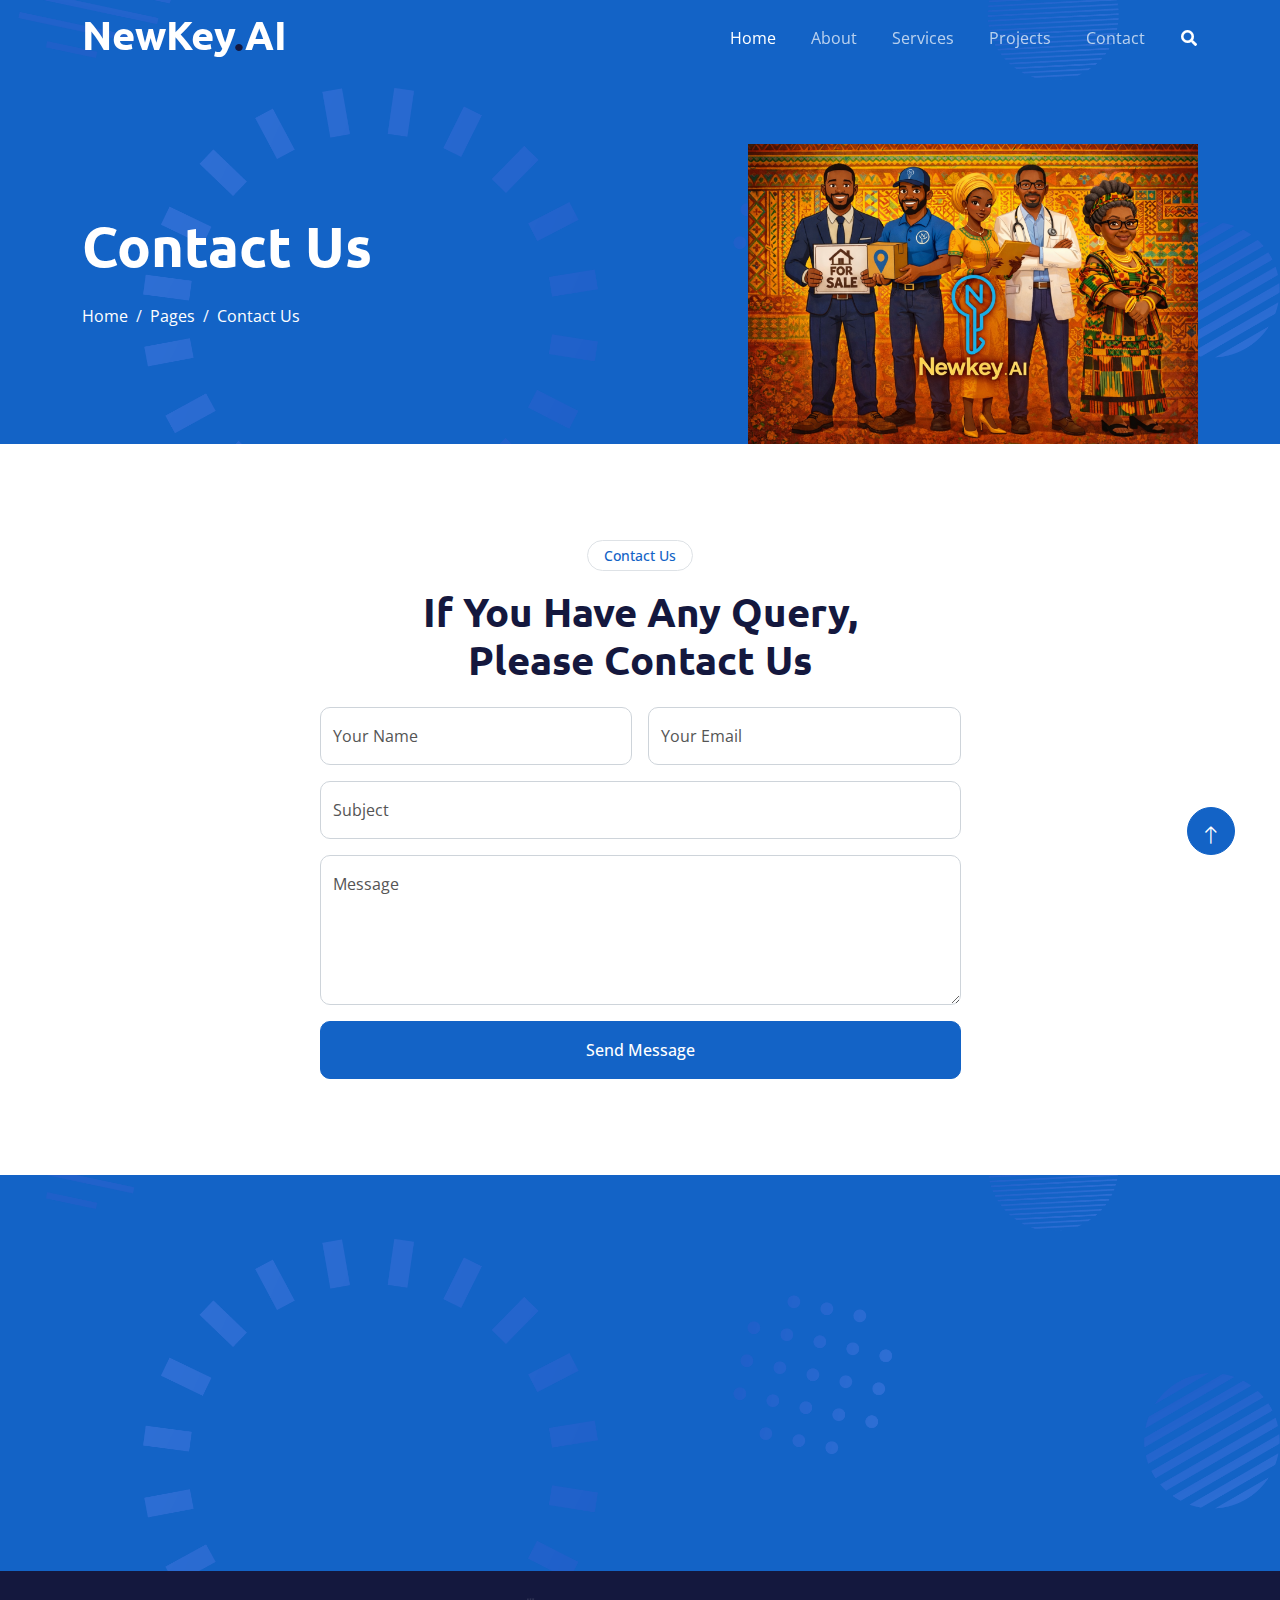
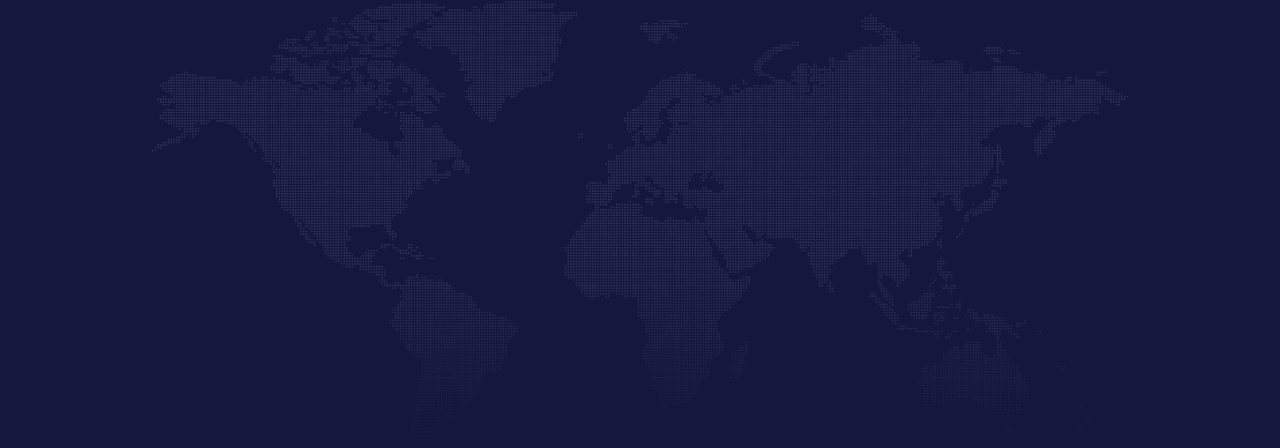
<file: contact.html>
<!DOCTYPE html>
<html lang="en">

<head>
    <meta charset="utf-8">
    <title>NewKey.AI - Artificial Intelligence HTML Template</title>
    <meta content="width=device-width, initial-scale=1.0" name="viewport">
    <meta content="" name="keywords">
    <meta content="" name="description">

    <!-- Favicon -->
    <link href="img/favicon.ico" rel="icon">

    <!-- Google Web Fonts -->
    <link rel="preconnect" href="https://fonts.googleapis.com">
    <link rel="preconnect" href="https://fonts.gstatic.com" crossorigin>
    <link href="https://fonts.googleapis.com/css2?family=Open+Sans:wght@400;600&family=Ubuntu:wght@500;700&display=swap"
        rel="stylesheet">

    <!-- Icon Font Stylesheet -->
    <link href="https://cdnjs.cloudflare.com/ajax/libs/font-awesome/5.10.0/css/all.min.css" rel="stylesheet">
    <link href="https://cdn.jsdelivr.net/npm/bootstrap-icons@1.4.1/font/bootstrap-icons.css" rel="stylesheet">

    <!-- Libraries Stylesheet -->
    <link href="lib/animate/animate.min.css" rel="stylesheet">
    <link href="lib/owlcarousel/assets/owl.carousel.min.css" rel="stylesheet">

    <!-- Customized Bootstrap Stylesheet -->
    <link href="css/bootstrap.min.css" rel="stylesheet">

    <!-- Template Stylesheet -->
    <link href="css/style.css" rel="stylesheet">
</head>

<body>
    <!-- Spinner Start -->
    <div id="spinner"
        class="show bg-white position-fixed translate-middle w-100 vh-100 top-50 start-50 d-flex align-items-center justify-content-center">
        <div class="spinner-grow text-primary" style="width: 3rem; height: 3rem;" role="status">
            <span class="sr-only">Loading...</span>
        </div>
    </div>
    <!-- Spinner End -->


    <!-- Navbar Start -->
    <div class="container-fluid sticky-top">
        <div class="container">
            <nav class="navbar navbar-expand-lg navbar-dark p-0">
                <a href="index.html" class="navbar-brand">
                    <h1 class="text-white">NewKey<span class="text-dark">.</span>AI</h1>
                </a>
                <button type="button" class="navbar-toggler ms-auto me-0" data-bs-toggle="collapse"
                    data-bs-target="#navbarCollapse">
                    <span class="navbar-toggler-icon"></span>
                </button>
                <div class="collapse navbar-collapse" id="navbarCollapse">
                    <div class="navbar-nav ms-auto">
                        <a href="index.html" class="nav-item nav-link active">Home</a>
                        <a href="about.html" class="nav-item nav-link">About</a>
                        <a href="service.html" class="nav-item nav-link">Services</a>
                        <a href="project.html" class="nav-item nav-link">Projects</a>
                        <a href="contact.html" class="nav-item nav-link">Contact</a>
                    </div>
                    <butaton type="button" class="btn text-white p-0 d-none d-lg-block" data-bs-toggle="modal"
                        data-bs-target="#searchModal"><i class="fa fa-search"></i></butaton>
                </div>
            </nav>
        </div>
    </div>
    <!-- Navbar End -->


    <!-- Hero Start -->
    <div class="container-fluid pt-5 bg-primary hero-header">
        <div class="container pt-5">
            <div class="row g-5 pt-5">
                <div class="col-lg-6 align-self-center text-center text-lg-start mb-lg-5">
                    <h1 class="display-4 text-white mb-4 animated slideInRight">Contact Us</h1>
                    <nav aria-label="breadcrumb">
                        <ol class="breadcrumb justify-content-center justify-content-lg-start mb-0">
                            <li class="breadcrumb-item"><a class="text-white" href="#">Home</a></li>
                            <li class="breadcrumb-item"><a class="text-white" href="#">Pages</a></li>
                            <li class="breadcrumb-item text-white active" aria-current="page">Contact Us</li>
                        </ol>
                    </nav>
                </div>
                <div class="col-lg-6 align-self-end text-center text-lg-end">
                    <img class="img-fluid" src="img/hero-img.png" alt="" style="max-height: 300px;">
                </div>
            </div>
        </div>
    </div>
    <!-- Hero End -->


    <!-- Full Screen Search Start -->
    <div class="modal fade" id="searchModal" tabindex="-1">
        <div class="modal-dialog modal-fullscreen">
            <div class="modal-content" style="background: rgba(20, 24, 62, 0.7);">
                <div class="modal-header border-0">
                    <button type="button" class="btn btn-square bg-white btn-close" data-bs-dismiss="modal"
                        aria-label="Close"></button>
                </div>
                <div class="modal-body d-flex align-items-center justify-content-center">
                    <div class="input-group" style="max-width: 600px;">
                        <input type="text" class="form-control bg-transparent border-light p-3"
                            placeholder="Type search keyword">
                        <button class="btn btn-light px-4"><i class="bi bi-search"></i></button>
                    </div>
                </div>
            </div>
        </div>
    </div>
    <!-- Full Screen Search End -->


    <!-- Contact Start -->
    <div class="container-fluid py-5">
        <div class="container py-5">
            <div class="mx-auto text-center wow fadeIn" data-wow-delay="0.1s" style="max-width: 500px;">
                <div class="btn btn-sm border rounded-pill text-primary px-3 mb-3">Contact Us</div>
                <h1 class="mb-4">If You Have Any Query, Please Contact Us</h1>
            </div>
            <div class="row justify-content-center">
                <div class="col-lg-7">
                    <div class="wow fadeIn" data-wow-delay="0.3s">
                        <form>
                            <div class="row g-3">
                                <div class="col-md-6">
                                    <div class="form-floating">
                                        <input type="text" class="form-control" id="name" placeholder="Your Name">
                                        <label for="name">Your Name</label>
                                    </div>
                                </div>
                                <div class="col-md-6">
                                    <div class="form-floating">
                                        <input type="email" class="form-control" id="email" placeholder="Your Email">
                                        <label for="email">Your Email</label>
                                    </div>
                                </div>
                                <div class="col-12">
                                    <div class="form-floating">
                                        <input type="text" class="form-control" id="subject" placeholder="Subject">
                                        <label for="subject">Subject</label>
                                    </div>
                                </div>
                                <div class="col-12">
                                    <div class="form-floating">
                                        <textarea class="form-control" placeholder="Leave a message here" id="message" style="height: 150px"></textarea>
                                        <label for="message">Message</label>
                                    </div>
                                </div>
                                <div class="col-12">
                                    <button class="btn btn-primary w-100 py-3" type="submit">Send Message</button>
                                </div>
                            </div>
                        </form>
                    </div>
                </div>
            </div>
        </div>
    </div>
    <!-- Contact End -->
        

    <!-- Newsletter Start -->
    <div class="container-fluid bg-primary newsletter py-5">
        <div class="container">
            <div class="row g-5 align-items-center">
                <div class="col-md-5 ps-lg-0 pt-5 pt-md-0 text-start wow fadeIn" data-wow-delay="0.3s">
                    <img class="img-fluid" src="img/newsletter.png" alt="">
                </div>
                <div class="col-md-7 py-5 newsletter-text wow fadeIn" data-wow-delay="0.5s">
                    <div class="btn btn-sm border rounded-pill text-white px-3 mb-3">Newsletter</div>
                    <h1 class="text-white mb-4">Let's subscribe the newsletter</h1>
                    <div class="position-relative w-100 mt-3 mb-2">
                        <input class="form-control border-0 rounded-pill w-100 ps-4 pe-5" type="text"
                            placeholder="Enter Your Email" style="height: 48px;">
                        <button type="button" class="btn shadow-none position-absolute top-0 end-0 mt-1 me-2"><i
                                class="fa fa-paper-plane text-primary fs-4"></i></button>
                    </div>
                    <small class="text-white-50">Diam sed sed dolor stet amet eirmod</small>
                </div>
            </div>
        </div>
    </div>
    <!-- Newsletter End -->


    <!-- Footer Start -->
    <div class="container-fluid bg-dark text-white-50 footer pt-5">
        <div class="container py-5">
            <div class="row g-5">
                <div class="col-md-6 col-lg-3 wow fadeIn" data-wow-delay="0.1s">
                    <a href="index.html" class="d-inline-block mb-3">
                        <h1 class="text-white">NewKey<span class="text-primary">.</span>AI</h1>
                    </a>
                    <p class="mb-0">Tempor erat elitr rebum at clita. Diam dolor diam ipsum et tempor sit. Aliqu diam
                        amet diam et eos labore. Clita erat ipsum et lorem et sit, sed stet no labore lorem sit. Sanctus
                        clita duo justo et tempor</p>
                </div>
                <div class="col-md-6 col-lg-3 wow fadeIn" data-wow-delay="0.3s">
                    <h5 class="text-white mb-4">Get In Touch</h5>
                    <p><i class="fa fa-map-marker-alt me-3"></i>East Legon - Adjiringanor, Accra, Ghana</p>
                    <p><i class="fa fa-phone-alt me-3"></i>+233 053 055 1853</p>
                    <p><i class="fa fa-envelope me-3"></i>info@newkey.ai</p>
                    <div class="d-flex pt-2">
                        <a class="btn btn-outline-light btn-social" href=""><i class="fab fa-twitter"></i></a>
                        <a class="btn btn-outline-light btn-social" href=""><i class="fab fa-facebook-f"></i></a>
                        <a class="btn btn-outline-light btn-social" href=""><i class="fab fa-youtube"></i></a>
                        <a class="btn btn-outline-light btn-social" href=""><i class="fab fa-instagram"></i></a>
                        <a class="btn btn-outline-light btn-social" href=""><i class="fab fa-linkedin-in"></i></a>
                    </div>
                </div>
                <div class="col-md-6 col-lg-3 wow fadeIn" data-wow-delay="0.5s">
                    <h5 class="text-white mb-4">Popular Link</h5>
                    <a class="btn btn-link" href="">About Us</a>
                    <a class="btn btn-link" href="">Contact Us</a>
                    <a class="btn btn-link" href="">Privacy Policy</a>
                    <a class="btn btn-link" href="">Terms & Condition</a>
                    <a class="btn btn-link" href="">Career</a>
                </div>
                <div class="col-md-6 col-lg-3 wow fadeIn" data-wow-delay="0.7s">
                    <h5 class="text-white mb-4">Our Services</h5>
                    <a class="btn btn-link" href="">Robotic Automation</a>
                    <a class="btn btn-link" href="">Machine learning</a>
                    <a class="btn btn-link" href="">Predictive Analysis</a>
                    <a class="btn btn-link" href="">Data Science</a>
                    <a class="btn btn-link" href="">Robot Technology</a>
                </div>
            </div>
        </div>
        <div class="container wow fadeIn" data-wow-delay="0.1s">
            <div class="copyright">
                <div class="row">
                    <div class="col-md-6 text-center text-md-start mb-3 mb-md-0">
                        &copy; <a class="border-bottom" href="#">newkey.ai</a>, 2026, All Right Reserved.

                        <div style="opacity: 0.0;">
                            <!--/*** This template is free as long as you keep the footer author’s credit link/attribution link/backlink. If you'd like to use the template without the footer author’s credit link/attribution link/backlink, you can purchase the Credit Removal License from "https://htmlcodex.com/credit-removal". Thank you for your support. ***/-->
                        Designed By <a class="border-bottom" href="https://htmlcodex.com">HTML Codex</a font> Distributed By <a class="border-bottom" href="https://themewagon.com">ThemeWagon</a>
                        </div>
                    </div>
                    <div class="col-md-6 text-center text-md-end">
                        <div class="footer-menu">
                            <a href="">Home</a>
                            <a href="">Cookies</a>
                            <a href="">Help</a>
                            <a href="">FAQs</a>
                        </div>
                    </div>
                </div>
            </div>
        </div>
    </div>
    <!-- Footer End -->



    <!-- Back to Top -->
    <a href="#" class="btn btn-lg btn-primary btn-lg-square back-to-top pt-2"><i class="bi bi-arrow-up"></i></a>


    <!-- JavaScript Libraries -->
    <script src="https://ajax.googleapis.com/ajax/libs/jquery/3.6.1/jquery.min.js"></script>
    <script src="https://cdn.jsdelivr.net/npm/bootstrap@5.0.0/dist/js/bootstrap.bundle.min.js"></script>
    <script src="lib/wow/wow.min.js"></script>
    <script src="lib/easing/easing.min.js"></script>
    <script src="lib/waypoints/waypoints.min.js"></script>
    <script src="lib/counterup/counterup.min.js"></script>
    <script src="lib/owlcarousel/owl.carousel.min.js"></script>

    <!-- Template Javascript -->
    <script src="js/main.js"></script>
</body>

</html>
</file>
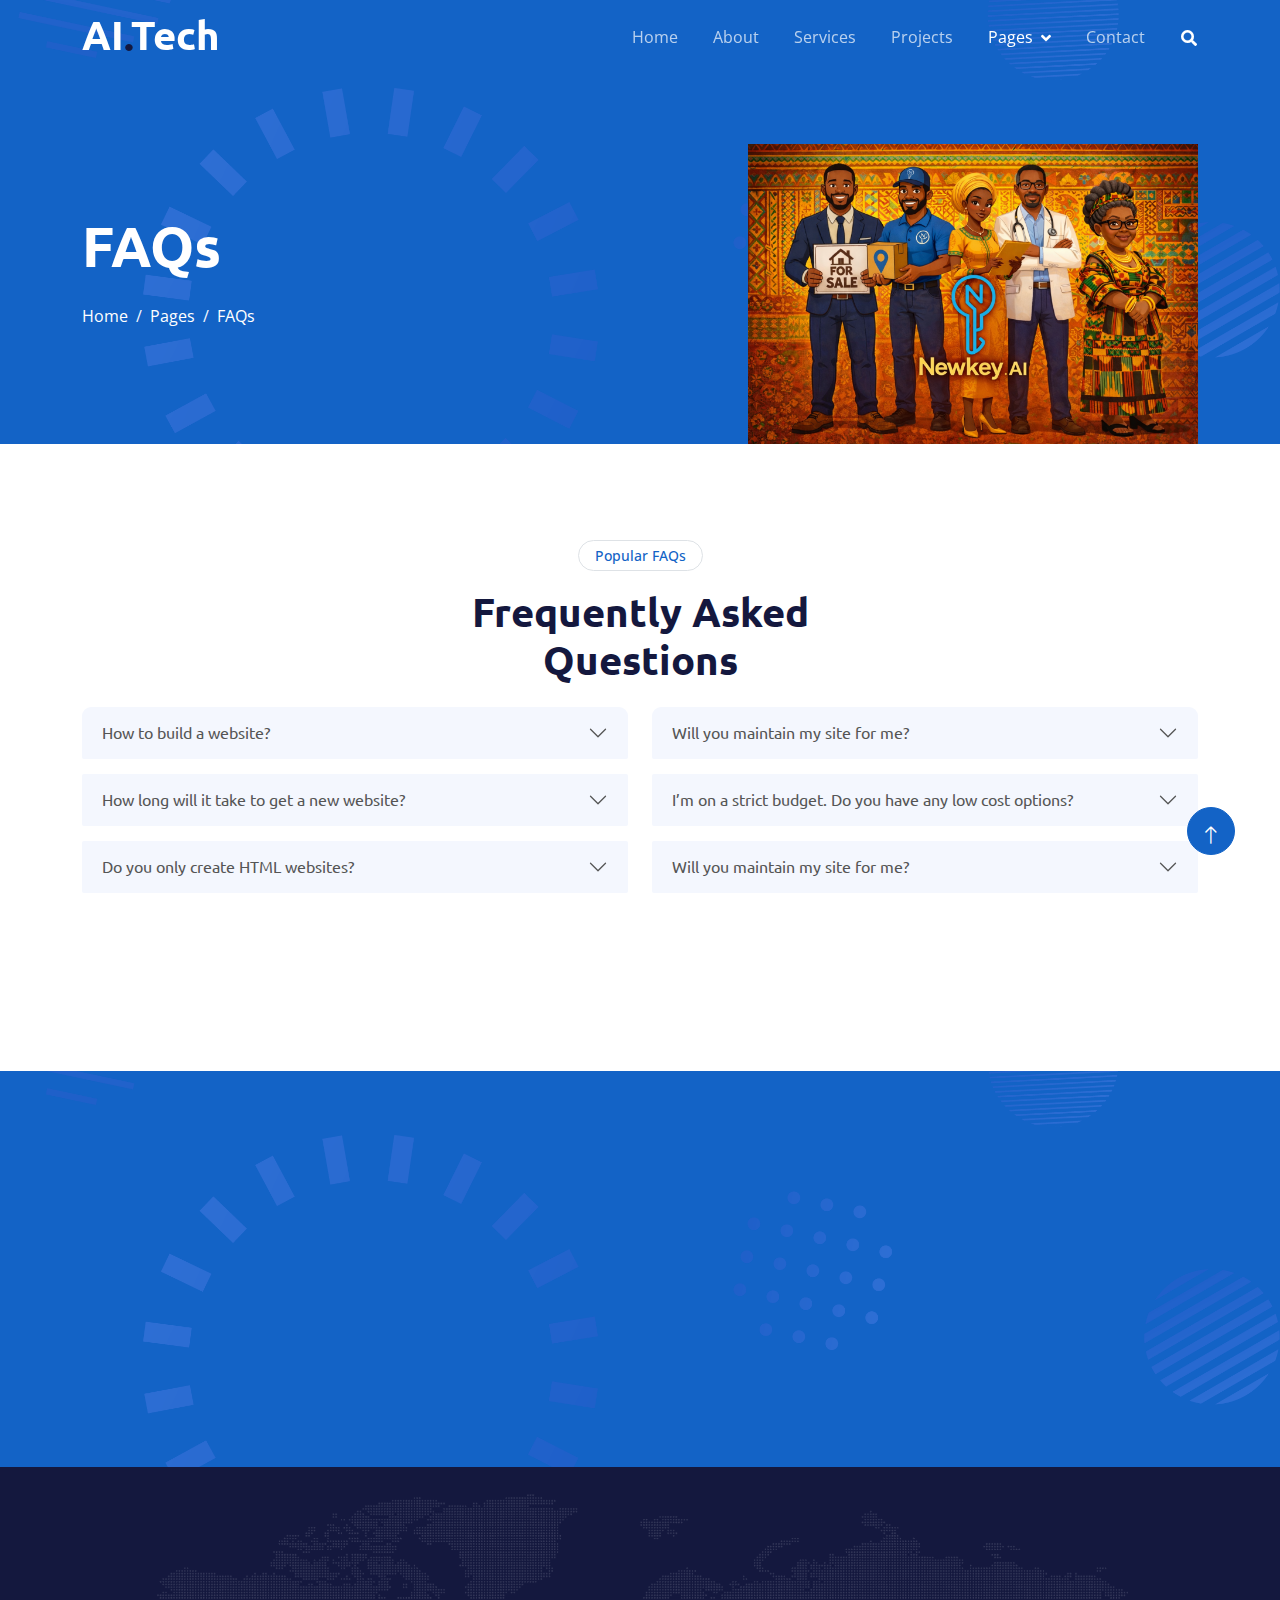
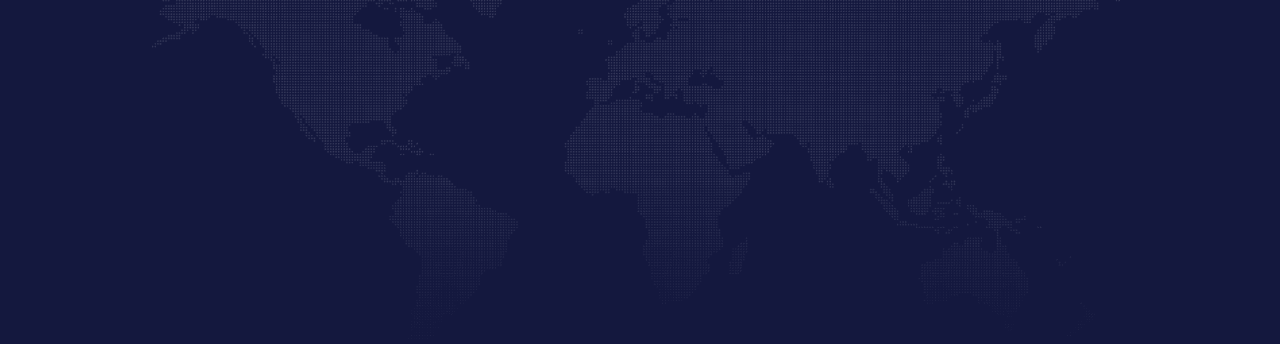
<file: faq.html>
<!DOCTYPE html>
<html lang="en">

<head>
    <meta charset="utf-8">
    <title>NewKey.AI - Artificial Intelligence HTML Template</title>
    <meta content="width=device-width, initial-scale=1.0" name="viewport">
    <meta content="" name="keywords">
    <meta content="" name="description">

    <!-- Favicon -->
    <link href="img/favicon.ico" rel="icon">

    <!-- Google Web Fonts -->
    <link rel="preconnect" href="https://fonts.googleapis.com">
    <link rel="preconnect" href="https://fonts.gstatic.com" crossorigin>
    <link href="https://fonts.googleapis.com/css2?family=Open+Sans:wght@400;600&family=Ubuntu:wght@500;700&display=swap"
        rel="stylesheet">

    <!-- Icon Font Stylesheet -->
    <link href="https://cdnjs.cloudflare.com/ajax/libs/font-awesome/5.10.0/css/all.min.css" rel="stylesheet">
    <link href="https://cdn.jsdelivr.net/npm/bootstrap-icons@1.4.1/font/bootstrap-icons.css" rel="stylesheet">

    <!-- Libraries Stylesheet -->
    <link href="lib/animate/animate.min.css" rel="stylesheet">
    <link href="lib/owlcarousel/assets/owl.carousel.min.css" rel="stylesheet">

    <!-- Customized Bootstrap Stylesheet -->
    <link href="css/bootstrap.min.css" rel="stylesheet">

    <!-- Template Stylesheet -->
    <link href="css/style.css" rel="stylesheet">
</head>

<body>
    <!-- Spinner Start -->
    <div id="spinner"
        class="show bg-white position-fixed translate-middle w-100 vh-100 top-50 start-50 d-flex align-items-center justify-content-center">
        <div class="spinner-grow text-primary" style="width: 3rem; height: 3rem;" role="status">
            <span class="sr-only">Loading...</span>
        </div>
    </div>
    <!-- Spinner End -->


    <!-- Navbar Start -->
    <div class="container-fluid sticky-top">
        <div class="container">
            <nav class="navbar navbar-expand-lg navbar-dark p-0">
                <a href="index.html" class="navbar-brand">
                    <h1 class="text-white">AI<span class="text-dark">.</span>Tech</h1>
                </a>
                <button type="button" class="navbar-toggler ms-auto me-0" data-bs-toggle="collapse"
                    data-bs-target="#navbarCollapse">
                    <span class="navbar-toggler-icon"></span>
                </button>
                <div class="collapse navbar-collapse" id="navbarCollapse">
                    <div class="navbar-nav ms-auto">
                        <a href="index.html" class="nav-item nav-link">Home</a>
                        <a href="about.html" class="nav-item nav-link">About</a>
                        <a href="service.html" class="nav-item nav-link">Services</a>
                        <a href="project.html" class="nav-item nav-link">Projects</a>
                        <div class="nav-item dropdown">
                            <a href="#" class="nav-link dropdown-toggle active" data-bs-toggle="dropdown">Pages</a>
                            <div class="dropdown-menu bg-light mt-2">
                                <a href="feature.html" class="dropdown-item">Features</a>
                                <a href="team.html" class="dropdown-item">Our Team</a>
                                <a href="faq.html" class="dropdown-item active">FAQs</a>
                                <a href="testimonial.html" class="dropdown-item">Testimonial</a>
                                <a href="404.html" class="dropdown-item">404 Page</a>
                            </div>
                        </div>
                        <a href="contact.html" class="nav-item nav-link">Contact</a>
                    </div>
                    <butaton type="button" class="btn text-white p-0 d-none d-lg-block" data-bs-toggle="modal"
                        data-bs-target="#searchModal"><i class="fa fa-search"></i></butaton>
                </div>
            </nav>
        </div>
    </div>
    <!-- Navbar End -->


    <!-- Hero Start -->
    <div class="container-fluid pt-5 bg-primary hero-header">
        <div class="container pt-5">
            <div class="row g-5 pt-5">
                <div class="col-lg-6 align-self-center text-center text-lg-start mb-lg-5">
                    <h1 class="display-4 text-white mb-4 animated slideInRight">FAQs</h1>
                    <nav aria-label="breadcrumb">
                        <ol class="breadcrumb justify-content-center justify-content-lg-start mb-0">
                            <li class="breadcrumb-item"><a class="text-white" href="#">Home</a></li>
                            <li class="breadcrumb-item"><a class="text-white" href="#">Pages</a></li>
                            <li class="breadcrumb-item text-white active" aria-current="page">FAQs</li>
                        </ol>
                    </nav>
                </div>
                <div class="col-lg-6 align-self-end text-center text-lg-end">
                    <img class="img-fluid" src="img/hero-img.png" alt="" style="max-height: 300px;">
                </div>
            </div>
        </div>
    </div>
    <!-- Hero End -->


    <!-- Full Screen Search Start -->
    <div class="modal fade" id="searchModal" tabindex="-1">
        <div class="modal-dialog modal-fullscreen">
            <div class="modal-content" style="background: rgba(20, 24, 62, 0.7);">
                <div class="modal-header border-0">
                    <button type="button" class="btn btn-square bg-white btn-close" data-bs-dismiss="modal"
                        aria-label="Close"></button>
                </div>
                <div class="modal-body d-flex align-items-center justify-content-center">
                    <div class="input-group" style="max-width: 600px;">
                        <input type="text" class="form-control bg-transparent border-light p-3"
                            placeholder="Type search keyword">
                        <button class="btn btn-light px-4"><i class="bi bi-search"></i></button>
                    </div>
                </div>
            </div>
        </div>
    </div>
    <!-- Full Screen Search End -->


    <!-- FAQs Start -->
    <div class="container-fluid py-5">
        <div class="container py-5">
            <div class="mx-auto text-center wow fadeIn" data-wow-delay="0.1s" style="max-width: 500px;">
                <div class="btn btn-sm border rounded-pill text-primary px-3 mb-3">Popular FAQs</div>
                <h1 class="mb-4">Frequently Asked Questions</h1>
            </div>
            <div class="row">
                <div class="col-lg-6">
                    <div class="accordion" id="accordionFAQ1">
                        <div class="accordion-item wow fadeIn" data-wow-delay="0.1s">
                            <h2 class="accordion-header" id="headingOne">
                                <button class="accordion-button collapsed" type="button" data-bs-toggle="collapse"
                                    data-bs-target="#collapseOne" aria-expanded="false" aria-controls="collapseOne">
                                    How to build a website?
                                </button>
                            </h2>
                            <div id="collapseOne" class="accordion-collapse collapse" aria-labelledby="headingOne"
                                data-bs-parent="#accordionFAQ1">
                                <div class="accordion-body">
                                    Dolor nonumy tempor elitr et rebum ipsum sit duo duo. Diam sed sed magna et magna diam aliquyam amet dolore ipsum erat duo. Sit rebum magna duo labore no diam.
                                </div>
                            </div>
                        </div>
                        <div class="accordion-item wow fadeIn" data-wow-delay="0.2s">
                            <h2 class="accordion-header" id="headingTwo">
                                <button class="accordion-button collapsed" type="button" data-bs-toggle="collapse"
                                    data-bs-target="#collapseTwo" aria-expanded="false" aria-controls="collapseTwo">
                                    How long will it take to get a new website?
                                </button>
                            </h2>
                            <div id="collapseTwo" class="accordion-collapse collapse" aria-labelledby="headingTwo"
                                data-bs-parent="#accordionFAQ1">
                                <div class="accordion-body">
                                    Dolor nonumy tempor elitr et rebum ipsum sit duo duo. Diam sed sed magna et magna diam aliquyam amet dolore ipsum erat duo. Sit rebum magna duo labore no diam.
                                </div>
                            </div>
                        </div>
                        <div class="accordion-item wow fadeIn" data-wow-delay="0.3s">
                            <h2 class="accordion-header" id="headingThree">
                                <button class="accordion-button collapsed" type="button" data-bs-toggle="collapse"
                                    data-bs-target="#collapseThree" aria-expanded="false" aria-controls="collapseThree">
                                    Do you only create HTML websites?
                                </button>
                            </h2>
                            <div id="collapseThree" class="accordion-collapse collapse" aria-labelledby="headingThree"
                                data-bs-parent="#accordionFAQ1">
                                <div class="accordion-body">
                                    Dolor nonumy tempor elitr et rebum ipsum sit duo duo. Diam sed sed magna et magna diam aliquyam amet dolore ipsum erat duo. Sit rebum magna duo labore no diam.
                                </div>
                            </div>
                        </div>
                        <div class="accordion-item wow fadeIn" data-wow-delay="0.4s">
                            <h2 class="accordion-header" id="headingFour">
                                <button class="accordion-button collapsed" type="button" data-bs-toggle="collapse"
                                    data-bs-target="#collapseFour" aria-expanded="true" aria-controls="collapseFour">
                                    Will my website be mobile-friendly?
                                </button>
                            </h2>
                            <div id="collapseFour" class="accordion-collapse collapse" aria-labelledby="headingFour"
                                data-bs-parent="#accordionFAQ1">
                                <div class="accordion-body">
                                    Dolor nonumy tempor elitr et rebum ipsum sit duo duo. Diam sed sed magna et magna diam aliquyam amet dolore ipsum erat duo. Sit rebum magna duo labore no diam.
                                </div>
                            </div>
                        </div>
                    </div>
                </div>
                <div class="col-lg-6">
                    <div class="accordion" id="accordionFAQ2">
                        <div class="accordion-item wow fadeIn" data-wow-delay="0.5s">
                            <h2 class="accordion-header" id="headingFive">
                                <button class="accordion-button collapsed" type="button" data-bs-toggle="collapse"
                                    data-bs-target="#collapseFive" aria-expanded="false" aria-controls="collapseFive">
                                    Will you maintain my site for me?
                                </button>
                            </h2>
                            <div id="collapseFive" class="accordion-collapse collapse" aria-labelledby="headingFive"
                                data-bs-parent="#accordionFAQ2">
                                <div class="accordion-body">
                                    Dolor nonumy tempor elitr et rebum ipsum sit duo duo. Diam sed sed magna et magna diam aliquyam amet dolore ipsum erat duo. Sit rebum magna duo labore no diam.
                                </div>
                            </div>
                        </div>
                        <div class="accordion-item wow fadeIn" data-wow-delay="0.6s">
                            <h2 class="accordion-header" id="headingSix">
                                <button class="accordion-button collapsed" type="button" data-bs-toggle="collapse"
                                    data-bs-target="#collapseSix" aria-expanded="false" aria-controls="collapseSix">
                                    I’m on a strict budget. Do you have any low cost options?
                                </button>
                            </h2>
                            <div id="collapseSix" class="accordion-collapse collapse" aria-labelledby="headingSix"
                                data-bs-parent="#accordionFAQ2">
                                <div class="accordion-body">
                                    Dolor nonumy tempor elitr et rebum ipsum sit duo duo. Diam sed sed magna et magna diam aliquyam amet dolore ipsum erat duo. Sit rebum magna duo labore no diam.
                                </div>
                            </div>
                        </div>
                        <div class="accordion-item wow fadeIn" data-wow-delay="0.7s">
                            <h2 class="accordion-header" id="headingSeven">
                                <button class="accordion-button collapsed" type="button" data-bs-toggle="collapse"
                                    data-bs-target="#collapseSeven" aria-expanded="false" aria-controls="collapseSeven">
                                    Will you maintain my site for me?
                                </button>
                            </h2>
                            <div id="collapseSeven" class="accordion-collapse collapse" aria-labelledby="headingSeven"
                                data-bs-parent="#accordionFAQ2">
                                <div class="accordion-body">
                                    Dolor nonumy tempor elitr et rebum ipsum sit duo duo. Diam sed sed magna et magna diam aliquyam amet dolore ipsum erat duo. Sit rebum magna duo labore no diam.
                                </div>
                            </div>
                        </div>
                        <div class="accordion-item wow fadeIn" data-wow-delay="0.8s">
                            <h2 class="accordion-header" id="headingEight">
                                <button class="accordion-button collapsed" type="button" data-bs-toggle="collapse"
                                    data-bs-target="#collapseEight" aria-expanded="false" aria-controls="collapseEight">
                                    I’m on a strict budget. Do you have any low cost options?
                                </button>
                            </h2>
                            <div id="collapseEight" class="accordion-collapse collapse" aria-labelledby="headingEight"
                                data-bs-parent="#accordionFAQ2">
                                <div class="accordion-body">
                                    Dolor nonumy tempor elitr et rebum ipsum sit duo duo. Diam sed sed magna et magna diam aliquyam amet dolore ipsum erat duo. Sit rebum magna duo labore no diam.
                                </div>
                            </div>
                        </div>
                    </div>
                </div>
            </div>
        </div>
    </div>
    <!-- FAQs Start -->


    <!-- Newsletter Start -->
    <div class="container-fluid bg-primary newsletter py-5">
        <div class="container">
            <div class="row g-5 align-items-center">
                <div class="col-md-5 ps-lg-0 pt-5 pt-md-0 text-start wow fadeIn" data-wow-delay="0.3s">
                    <img class="img-fluid" src="img/newsletter.png" alt="">
                </div>
                <div class="col-md-7 py-5 newsletter-text wow fadeIn" data-wow-delay="0.5s">
                    <div class="btn btn-sm border rounded-pill text-white px-3 mb-3">Newsletter</div>
                    <h1 class="text-white mb-4">Let's subscribe the newsletter</h1>
                    <div class="position-relative w-100 mt-3 mb-2">
                        <input class="form-control border-0 rounded-pill w-100 ps-4 pe-5" type="text"
                            placeholder="Enter Your Email" style="height: 48px;">
                        <button type="button" class="btn shadow-none position-absolute top-0 end-0 mt-1 me-2"><i
                                class="fa fa-paper-plane text-primary fs-4"></i></button>
                    </div>
                    <small class="text-white-50">Diam sed sed dolor stet amet eirmod</small>
                </div>
            </div>
        </div>
    </div>
    <!-- Newsletter End -->


    <!-- Footer Start -->
    <div class="container-fluid bg-dark text-white-50 footer pt-5">
        <div class="container py-5">
            <div class="row g-5">
                <div class="col-md-6 col-lg-3 wow fadeIn" data-wow-delay="0.1s">
                    <a href="index.html" class="d-inline-block mb-3">
                        <h1 class="text-white">AI<span class="text-primary">.</span>Tech</h1>
                    </a>
                    <p class="mb-0">Tempor erat elitr rebum at clita. Diam dolor diam ipsum et tempor sit. Aliqu diam
                        amet diam et eos labore. Clita erat ipsum et lorem et sit, sed stet no labore lorem sit. Sanctus
                        clita duo justo et tempor</p>
                </div>
                <div class="col-md-6 col-lg-3 wow fadeIn" data-wow-delay="0.3s">
                    <h5 class="text-white mb-4">Get In Touch</h5>
                    <p><i class="fa fa-map-marker-alt me-3"></i>123 Street, New York, USA</p>
                    <p><i class="fa fa-phone-alt me-3"></i>+012 345 67890</p>
                    <p><i class="fa fa-envelope me-3"></i>info@example.com</p>
                    <div class="d-flex pt-2">
                        <a class="btn btn-outline-light btn-social" href=""><i class="fab fa-twitter"></i></a>
                        <a class="btn btn-outline-light btn-social" href=""><i class="fab fa-facebook-f"></i></a>
                        <a class="btn btn-outline-light btn-social" href=""><i class="fab fa-youtube"></i></a>
                        <a class="btn btn-outline-light btn-social" href=""><i class="fab fa-instagram"></i></a>
                        <a class="btn btn-outline-light btn-social" href=""><i class="fab fa-linkedin-in"></i></a>
                    </div>
                </div>
                <div class="col-md-6 col-lg-3 wow fadeIn" data-wow-delay="0.5s">
                    <h5 class="text-white mb-4">Popular Link</h5>
                    <a class="btn btn-link" href="">About Us</a>
                    <a class="btn btn-link" href="">Contact Us</a>
                    <a class="btn btn-link" href="">Privacy Policy</a>
                    <a class="btn btn-link" href="">Terms & Condition</a>
                    <a class="btn btn-link" href="">Career</a>
                </div>
                <div class="col-md-6 col-lg-3 wow fadeIn" data-wow-delay="0.7s">
                    <h5 class="text-white mb-4">Our Services</h5>
                    <a class="btn btn-link" href="">Robotic Automation</a>
                    <a class="btn btn-link" href="">Machine learning</a>
                    <a class="btn btn-link" href="">Predictive Analysis</a>
                    <a class="btn btn-link" href="">Data Science</a>
                    <a class="btn btn-link" href="">Robot Technology</a>
                </div>
            </div>
        </div>
        <div class="container wow fadeIn" data-wow-delay="0.1s">
            <div class="copyright">
                <div class="row">
                    <div class="col-md-6 text-center text-md-start mb-3 mb-md-0">
                        &copy; <a class="border-bottom" href="#">Your Site Name</a>, All Right Reserved.

                        <!--/*** This template is free as long as you keep the footer author’s credit link/attribution link/backlink. If you'd like to use the template without the footer author’s credit link/attribution link/backlink, you can purchase the Credit Removal License from "https://htmlcodex.com/credit-removal". Thank you for your support. ***/-->
                        Designed By <a class="border-bottom" href="https://htmlcodex.com">HTML Codex</a> Distributed By <a class="border-bottom" href="https://themewagon.com">ThemeWagon</a>
                    </div>
                    <div class="col-md-6 text-center text-md-end">
                        <div class="footer-menu">
                            <a href="">Home</a>
                            <a href="">Cookies</a>
                            <a href="">Help</a>
                            <a href="">FAQs</a>
                        </div>
                    </div>
                </div>
            </div>
        </div>
    </div>
    <!-- Footer End -->


    <!-- Back to Top -->
    <a href="#" class="btn btn-lg btn-primary btn-lg-square back-to-top pt-2"><i class="bi bi-arrow-up"></i></a>


    <!-- JavaScript Libraries -->
    <script src="https://ajax.googleapis.com/ajax/libs/jquery/3.6.1/jquery.min.js"></script>
    <script src="https://cdn.jsdelivr.net/npm/bootstrap@5.0.0/dist/js/bootstrap.bundle.min.js"></script>
    <script src="lib/wow/wow.min.js"></script>
    <script src="lib/easing/easing.min.js"></script>
    <script src="lib/waypoints/waypoints.min.js"></script>
    <script src="lib/counterup/counterup.min.js"></script>
    <script src="lib/owlcarousel/owl.carousel.min.js"></script>

    <!-- Template Javascript -->
    <script src="js/main.js"></script>
</body>

</html>
</file>
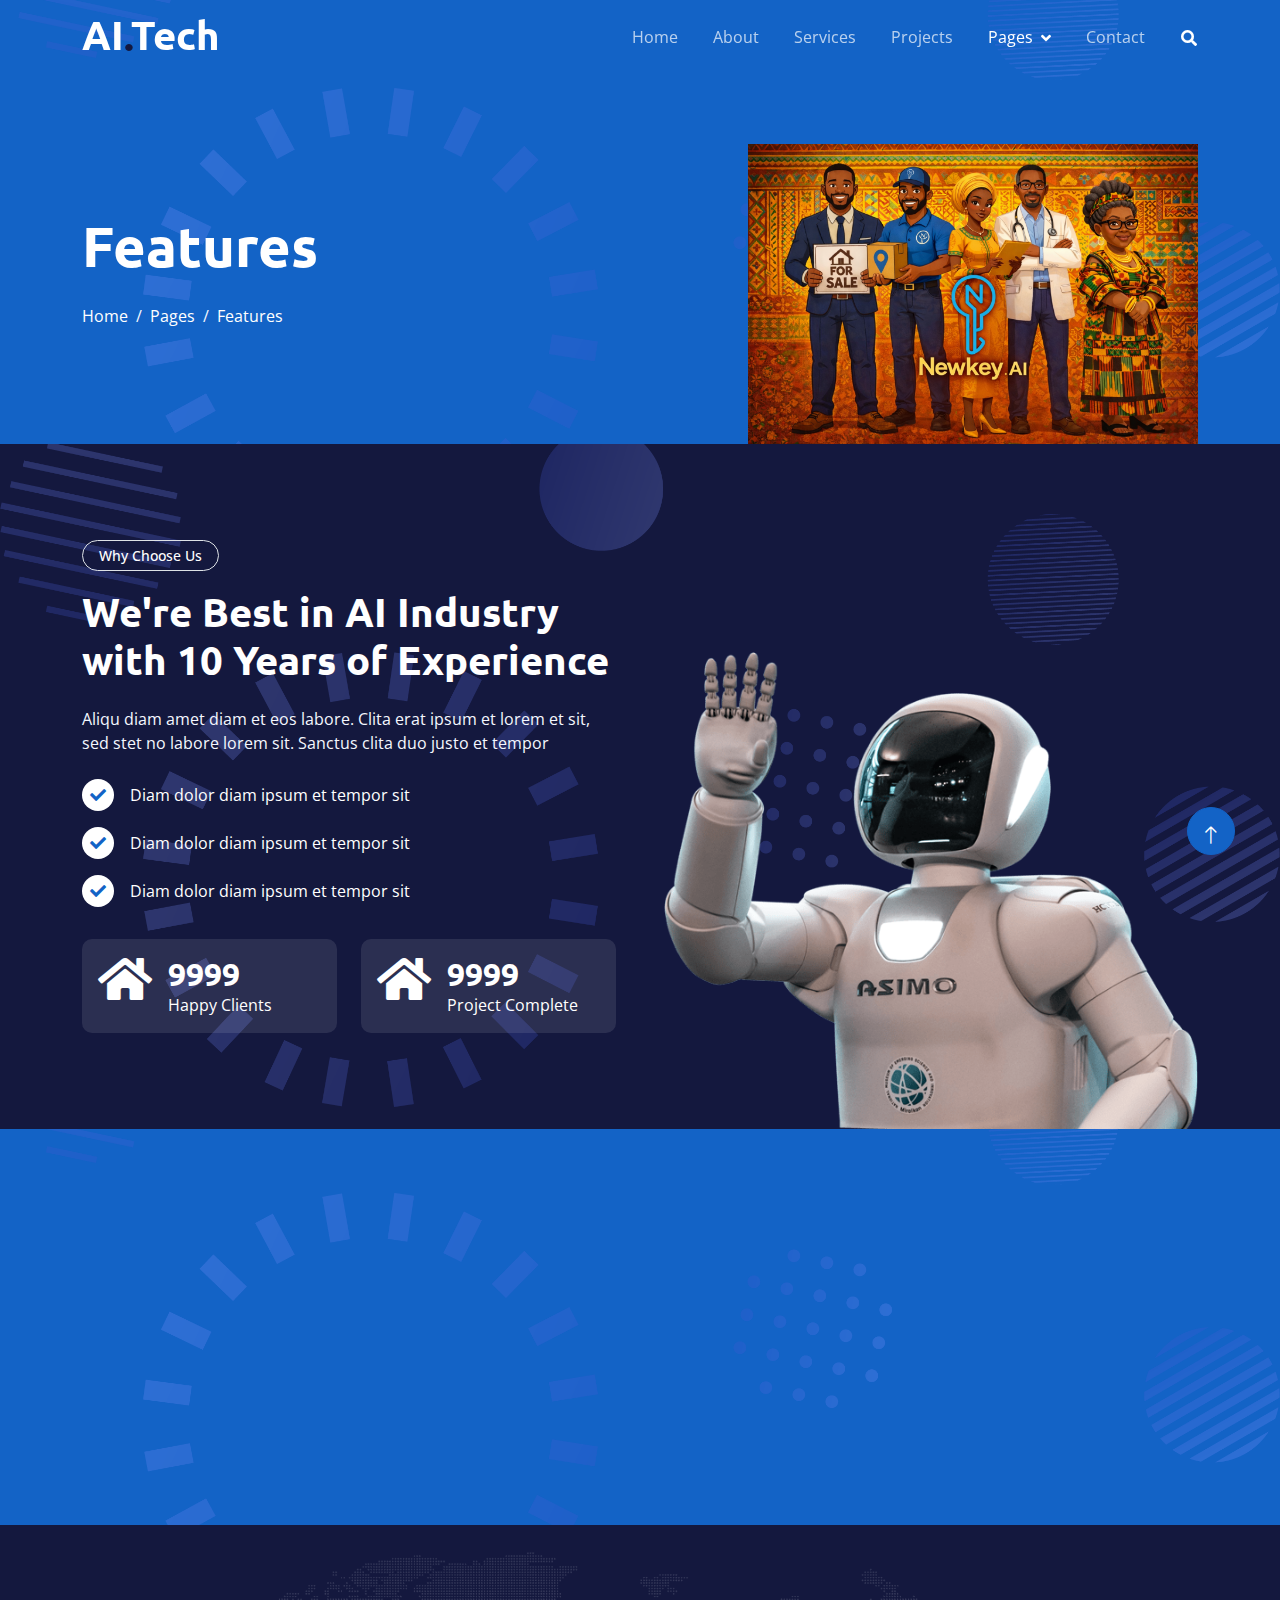
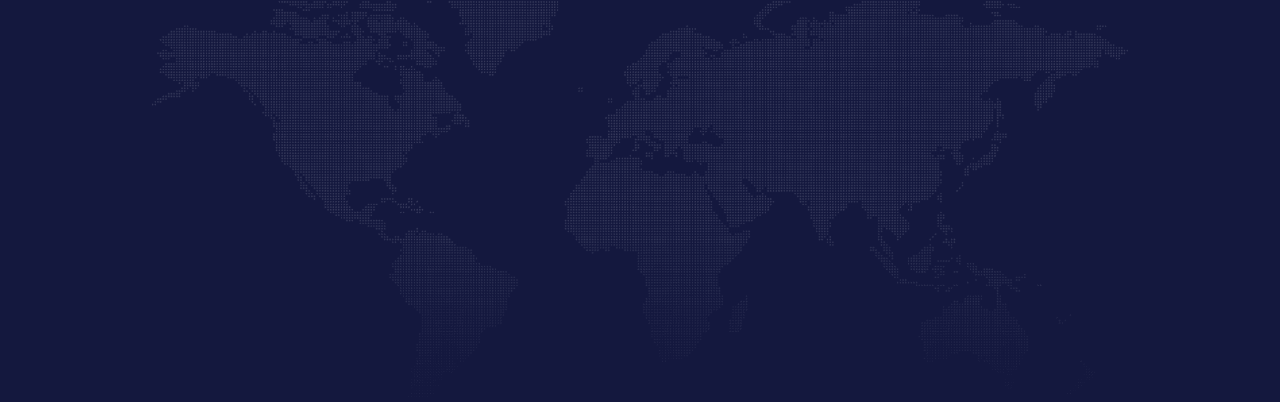
<file: feature.html>
<!DOCTYPE html>
<html lang="en">

<head>
    <meta charset="utf-8">
    <title>NewKey.AI - Artificial Intelligence HTML Template</title>
    <meta content="width=device-width, initial-scale=1.0" name="viewport">
    <meta content="" name="keywords">
    <meta content="" name="description">

    <!-- Favicon -->
    <link href="img/favicon.ico" rel="icon">

    <!-- Google Web Fonts -->
    <link rel="preconnect" href="https://fonts.googleapis.com">
    <link rel="preconnect" href="https://fonts.gstatic.com" crossorigin>
    <link href="https://fonts.googleapis.com/css2?family=Open+Sans:wght@400;600&family=Ubuntu:wght@500;700&display=swap"
        rel="stylesheet">

    <!-- Icon Font Stylesheet -->
    <link href="https://cdnjs.cloudflare.com/ajax/libs/font-awesome/5.10.0/css/all.min.css" rel="stylesheet">
    <link href="https://cdn.jsdelivr.net/npm/bootstrap-icons@1.4.1/font/bootstrap-icons.css" rel="stylesheet">

    <!-- Libraries Stylesheet -->
    <link href="lib/animate/animate.min.css" rel="stylesheet">
    <link href="lib/owlcarousel/assets/owl.carousel.min.css" rel="stylesheet">

    <!-- Customized Bootstrap Stylesheet -->
    <link href="css/bootstrap.min.css" rel="stylesheet">

    <!-- Template Stylesheet -->
    <link href="css/style.css" rel="stylesheet">
</head>

<body>
    <!-- Spinner Start -->
    <div id="spinner"
        class="show bg-white position-fixed translate-middle w-100 vh-100 top-50 start-50 d-flex align-items-center justify-content-center">
        <div class="spinner-grow text-primary" style="width: 3rem; height: 3rem;" role="status">
            <span class="sr-only">Loading...</span>
        </div>
    </div>
    <!-- Spinner End -->


    <!-- Navbar Start -->
    <div class="container-fluid sticky-top">
        <div class="container">
            <nav class="navbar navbar-expand-lg navbar-dark p-0">
                <a href="index.html" class="navbar-brand">
                    <h1 class="text-white">AI<span class="text-dark">.</span>Tech</h1>
                </a>
                <button type="button" class="navbar-toggler ms-auto me-0" data-bs-toggle="collapse"
                    data-bs-target="#navbarCollapse">
                    <span class="navbar-toggler-icon"></span>
                </button>
                <div class="collapse navbar-collapse" id="navbarCollapse">
                    <div class="navbar-nav ms-auto">
                        <a href="index.html" class="nav-item nav-link">Home</a>
                        <a href="about.html" class="nav-item nav-link">About</a>
                        <a href="service.html" class="nav-item nav-link">Services</a>
                        <a href="project.html" class="nav-item nav-link">Projects</a>
                        <div class="nav-item dropdown">
                            <a href="#" class="nav-link dropdown-toggle active" data-bs-toggle="dropdown">Pages</a>
                            <div class="dropdown-menu bg-light mt-2">
                                <a href="feature.html" class="dropdown-item active">Features</a>
                                <a href="team.html" class="dropdown-item">Our Team</a>
                                <a href="faq.html" class="dropdown-item">FAQs</a>
                                <a href="testimonial.html" class="dropdown-item">Testimonial</a>
                                <a href="404.html" class="dropdown-item">404 Page</a>
                            </div>
                        </div>
                        <a href="contact.html" class="nav-item nav-link">Contact</a>
                    </div>
                    <butaton type="button" class="btn text-white p-0 d-none d-lg-block" data-bs-toggle="modal"
                        data-bs-target="#searchModal"><i class="fa fa-search"></i></butaton>
                </div>
            </nav>
        </div>
    </div>
    <!-- Navbar End -->


    <!-- Hero Start -->
    <div class="container-fluid pt-5 bg-primary hero-header">
        <div class="container pt-5">
            <div class="row g-5 pt-5">
                <div class="col-lg-6 align-self-center text-center text-lg-start mb-lg-5">
                    <h1 class="display-4 text-white mb-4 animated slideInRight">Features</h1>
                    <nav aria-label="breadcrumb">
                        <ol class="breadcrumb justify-content-center justify-content-lg-start mb-0">
                            <li class="breadcrumb-item"><a class="text-white" href="#">Home</a></li>
                            <li class="breadcrumb-item"><a class="text-white" href="#">Pages</a></li>
                            <li class="breadcrumb-item text-white active" aria-current="page">Features</li>
                        </ol>
                    </nav>
                </div>
                <div class="col-lg-6 align-self-end text-center text-lg-end">
                    <img class="img-fluid" src="img/hero-img.png" alt="" style="max-height: 300px;">
                </div>
            </div>
        </div>
    </div>
    <!-- Hero End -->


    <!-- Full Screen Search Start -->
    <div class="modal fade" id="searchModal" tabindex="-1">
        <div class="modal-dialog modal-fullscreen">
            <div class="modal-content" style="background: rgba(20, 24, 62, 0.7);">
                <div class="modal-header border-0">
                    <button type="button" class="btn btn-square bg-white btn-close" data-bs-dismiss="modal"
                        aria-label="Close"></button>
                </div>
                <div class="modal-body d-flex align-items-center justify-content-center">
                    <div class="input-group" style="max-width: 600px;">
                        <input type="text" class="form-control bg-transparent border-light p-3"
                            placeholder="Type search keyword">
                        <button class="btn btn-light px-4"><i class="bi bi-search"></i></button>
                    </div>
                </div>
            </div>
        </div>
    </div>
    <!-- Full Screen Search End -->


    <!-- Feature Start -->
    <div class="container-fluid bg-dark feature pt-5">
        <div class="container pt-5">
            <div class="row g-5">
                <div class="col-lg-6 align-self-center mb-md-5 pb-md-5 wow fadeIn" data-wow-delay="0.3s">
                    <div class="btn btn-sm border rounded-pill text-white px-3 mb-3">Why Choose Us</div>
                    <h1 class="text-white mb-4">We're Best in AI Industry with 10 Years of Experience</h1>
                    <p class="text-light mb-4">Aliqu diam amet diam et eos labore. Clita erat ipsum et lorem et sit, sed
                        stet no labore lorem sit. Sanctus clita duo justo et tempor</p>
                    <div class="d-flex align-items-center text-white mb-3">
                        <div class="btn-sm-square bg-white text-primary rounded-circle me-3">
                            <i class="fa fa-check"></i>
                        </div>
                        <span>Diam dolor diam ipsum et tempor sit</span>
                    </div>
                    <div class="d-flex align-items-center text-white mb-3">
                        <div class="btn-sm-square bg-white text-primary rounded-circle me-3">
                            <i class="fa fa-check"></i>
                        </div>
                        <span>Diam dolor diam ipsum et tempor sit</span>
                    </div>
                    <div class="d-flex align-items-center text-white mb-3">
                        <div class="btn-sm-square bg-white text-primary rounded-circle me-3">
                            <i class="fa fa-check"></i>
                        </div>
                        <span>Diam dolor diam ipsum et tempor sit</span>
                    </div>
                    <div class="row g-4 pt-3">
                        <div class="col-sm-6">
                            <div class="d-flex rounded p-3" style="background: rgba(256, 256, 256, 0.1);">
                                <i class="fa fa-home fa-3x text-white"></i>
                                <div class="ms-3">
                                    <h2 class="text-white mb-0" data-toggle="counter-up">9999</h2>
                                    <p class="text-white mb-0">Happy Clients</p>
                                </div>
                            </div>
                        </div>
                        <div class="col-sm-6">
                            <div class="d-flex rounded p-3" style="background: rgba(256, 256, 256, 0.1);">
                                <i class="fa fa-home fa-3x text-white"></i>
                                <div class="ms-3">
                                    <h2 class="text-white mb-0" data-toggle="counter-up">9999</h2>
                                    <p class="text-white mb-0">Project Complete</p>
                                </div>
                            </div>
                        </div>
                    </div>
                </div>
                <div class="col-lg-6 align-self-end text-center text-md-end wow fadeIn" data-wow-delay="0.5s">
                    <img class="img-fluid" src="img/feature.png" alt="">
                </div>
            </div>
        </div>
    </div>
    <!-- Feature End -->


    <!-- Newsletter Start -->
    <div class="container-fluid bg-primary newsletter py-5">
        <div class="container">
            <div class="row g-5 align-items-center">
                <div class="col-md-5 ps-lg-0 pt-5 pt-md-0 text-start wow fadeIn" data-wow-delay="0.3s">
                    <img class="img-fluid" src="img/newsletter.png" alt="">
                </div>
                <div class="col-md-7 py-5 newsletter-text wow fadeIn" data-wow-delay="0.5s">
                    <div class="btn btn-sm border rounded-pill text-white px-3 mb-3">Newsletter</div>
                    <h1 class="text-white mb-4">Let's subscribe the newsletter</h1>
                    <div class="position-relative w-100 mt-3 mb-2">
                        <input class="form-control border-0 rounded-pill w-100 ps-4 pe-5" type="text"
                            placeholder="Enter Your Email" style="height: 48px;">
                        <button type="button" class="btn shadow-none position-absolute top-0 end-0 mt-1 me-2"><i
                                class="fa fa-paper-plane text-primary fs-4"></i></button>
                    </div>
                    <small class="text-white-50">Diam sed sed dolor stet amet eirmod</small>
                </div>
            </div>
        </div>
    </div>
    <!-- Newsletter End -->


    <!-- Footer Start -->
    <div class="container-fluid bg-dark text-white-50 footer pt-5">
        <div class="container py-5">
            <div class="row g-5">
                <div class="col-md-6 col-lg-3 wow fadeIn" data-wow-delay="0.1s">
                    <a href="index.html" class="d-inline-block mb-3">
                        <h1 class="text-white">AI<span class="text-primary">.</span>Tech</h1>
                    </a>
                    <p class="mb-0">Tempor erat elitr rebum at clita. Diam dolor diam ipsum et tempor sit. Aliqu diam
                        amet diam et eos labore. Clita erat ipsum et lorem et sit, sed stet no labore lorem sit. Sanctus
                        clita duo justo et tempor</p>
                </div>
                <div class="col-md-6 col-lg-3 wow fadeIn" data-wow-delay="0.3s">
                    <h5 class="text-white mb-4">Get In Touch</h5>
                    <p><i class="fa fa-map-marker-alt me-3"></i>123 Street, New York, USA</p>
                    <p><i class="fa fa-phone-alt me-3"></i>+012 345 67890</p>
                    <p><i class="fa fa-envelope me-3"></i>info@example.com</p>
                    <div class="d-flex pt-2">
                        <a class="btn btn-outline-light btn-social" href=""><i class="fab fa-twitter"></i></a>
                        <a class="btn btn-outline-light btn-social" href=""><i class="fab fa-facebook-f"></i></a>
                        <a class="btn btn-outline-light btn-social" href=""><i class="fab fa-youtube"></i></a>
                        <a class="btn btn-outline-light btn-social" href=""><i class="fab fa-instagram"></i></a>
                        <a class="btn btn-outline-light btn-social" href=""><i class="fab fa-linkedin-in"></i></a>
                    </div>
                </div>
                <div class="col-md-6 col-lg-3 wow fadeIn" data-wow-delay="0.5s">
                    <h5 class="text-white mb-4">Popular Link</h5>
                    <a class="btn btn-link" href="">About Us</a>
                    <a class="btn btn-link" href="">Contact Us</a>
                    <a class="btn btn-link" href="">Privacy Policy</a>
                    <a class="btn btn-link" href="">Terms & Condition</a>
                    <a class="btn btn-link" href="">Career</a>
                </div>
                <div class="col-md-6 col-lg-3 wow fadeIn" data-wow-delay="0.7s">
                    <h5 class="text-white mb-4">Our Services</h5>
                    <a class="btn btn-link" href="">Robotic Automation</a>
                    <a class="btn btn-link" href="">Machine learning</a>
                    <a class="btn btn-link" href="">Predictive Analysis</a>
                    <a class="btn btn-link" href="">Data Science</a>
                    <a class="btn btn-link" href="">Robot Technology</a>
                </div>
            </div>
        </div>
        <div class="container wow fadeIn" data-wow-delay="0.1s">
            <div class="copyright">
                <div class="row">
                    <div class="col-md-6 text-center text-md-start mb-3 mb-md-0">
                        &copy; <a class="border-bottom" href="#">Your Site Name</a>, All Right Reserved.

                        <!--/*** This template is free as long as you keep the footer author’s credit link/attribution link/backlink. If you'd like to use the template without the footer author’s credit link/attribution link/backlink, you can purchase the Credit Removal License from "https://htmlcodex.com/credit-removal". Thank you for your support. ***/-->
                        Designed By <a class="border-bottom" href="https://htmlcodex.com">HTML Codex</a> Distributed By <a class="border-bottom" href="https://themewagon.com">ThemeWagon</a>
                    </div>
                    <div class="col-md-6 text-center text-md-end">
                        <div class="footer-menu">
                            <a href="">Home</a>
                            <a href="">Cookies</a>
                            <a href="">Help</a>
                            <a href="">FAQs</a>
                        </div>
                    </div>
                </div>
            </div>
        </div>
    </div>
    <!-- Footer End -->


    <!-- Back to Top -->
    <a href="#" class="btn btn-lg btn-primary btn-lg-square back-to-top pt-2"><i class="bi bi-arrow-up"></i></a>


    <!-- JavaScript Libraries -->
    <script src="https://ajax.googleapis.com/ajax/libs/jquery/3.6.1/jquery.min.js"></script>
    <script src="https://cdn.jsdelivr.net/npm/bootstrap@5.0.0/dist/js/bootstrap.bundle.min.js"></script>
    <script src="lib/wow/wow.min.js"></script>
    <script src="lib/easing/easing.min.js"></script>
    <script src="lib/waypoints/waypoints.min.js"></script>
    <script src="lib/counterup/counterup.min.js"></script>
    <script src="lib/owlcarousel/owl.carousel.min.js"></script>

    <!-- Template Javascript -->
    <script src="js/main.js"></script>
</body>

</html>
</file>
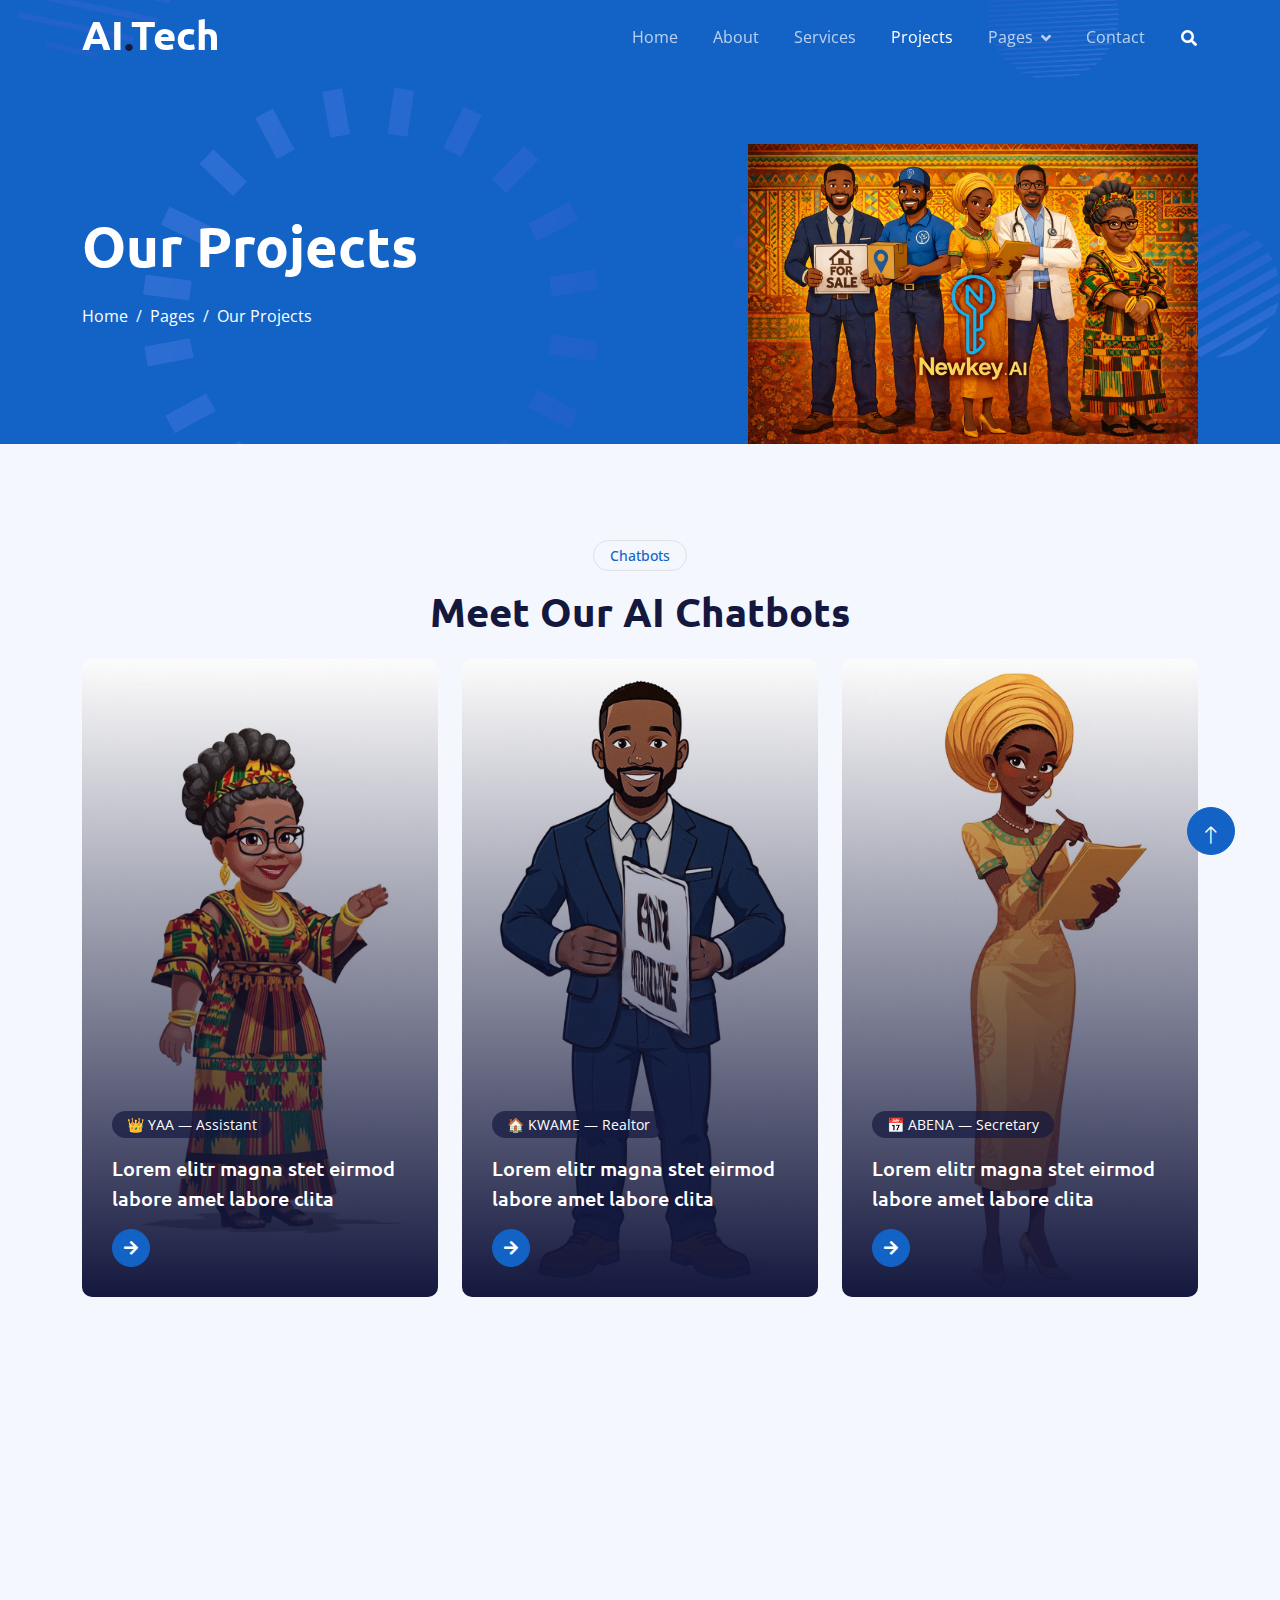
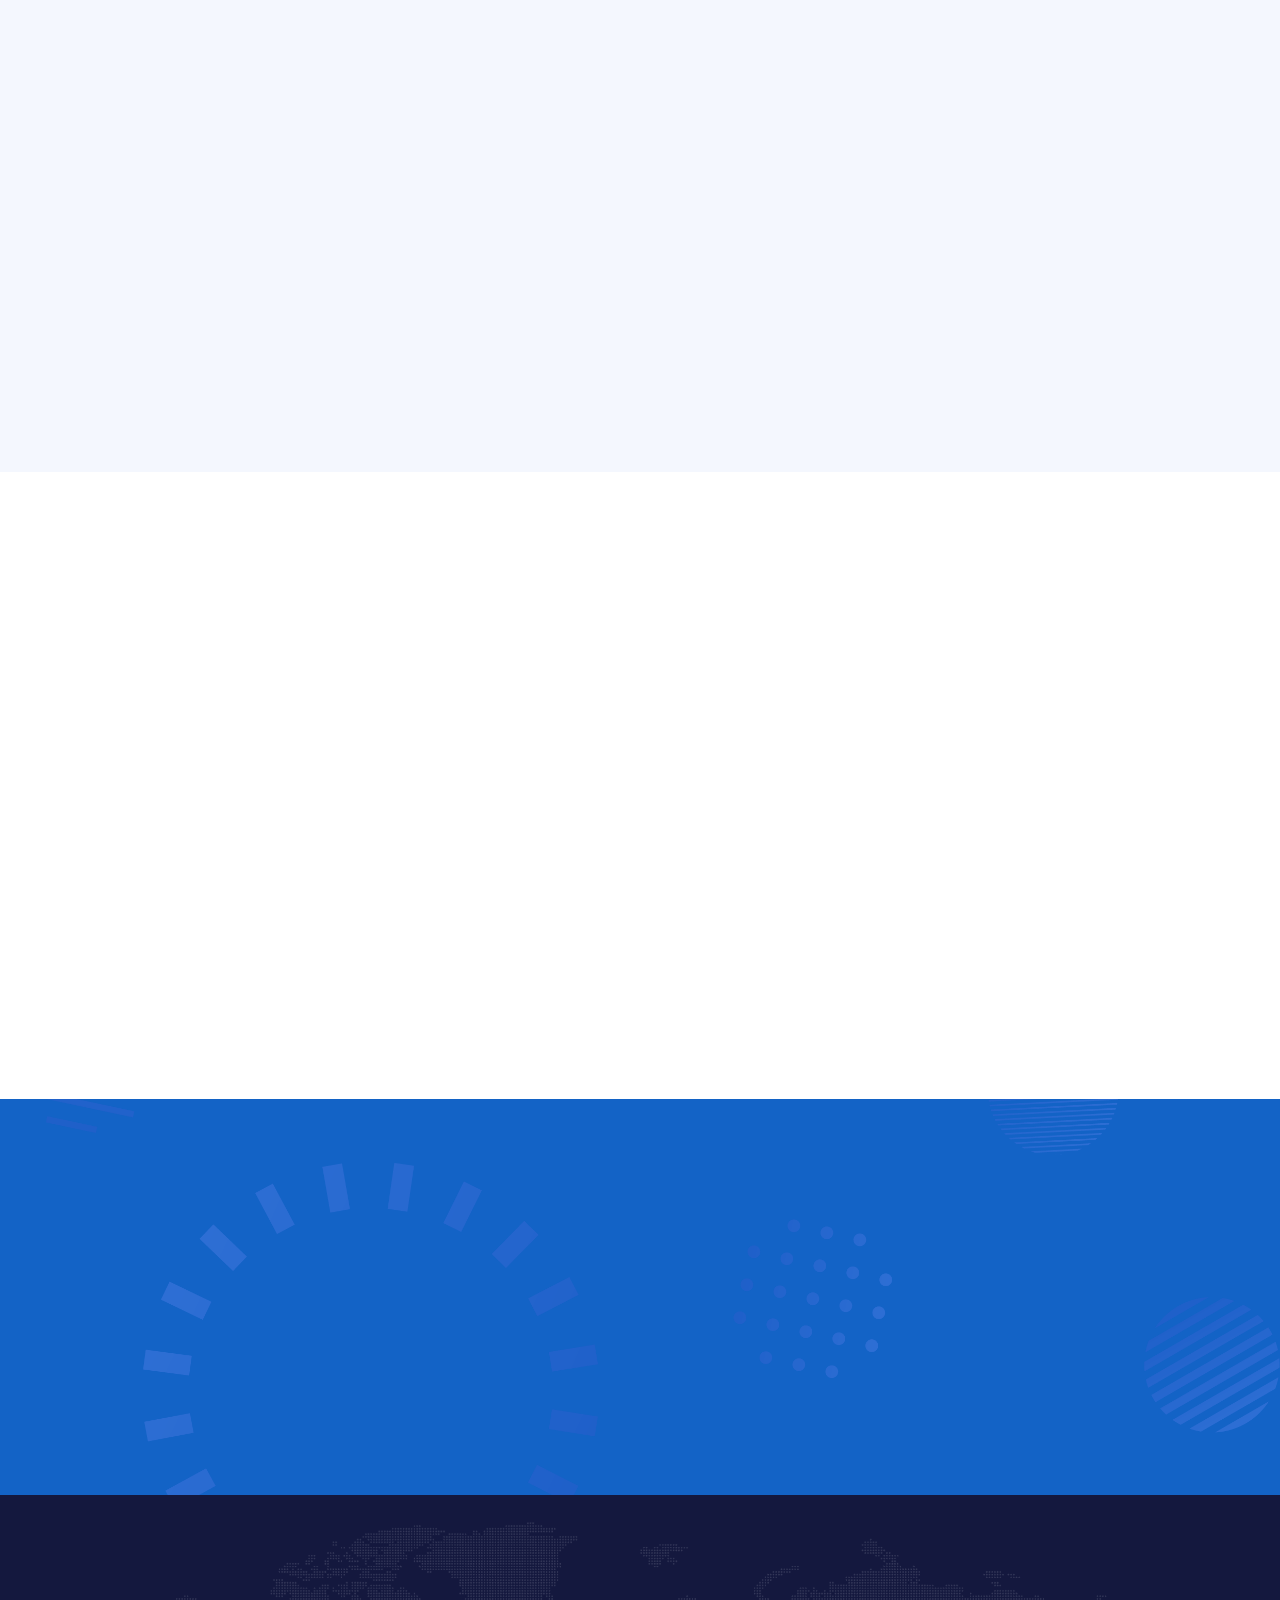
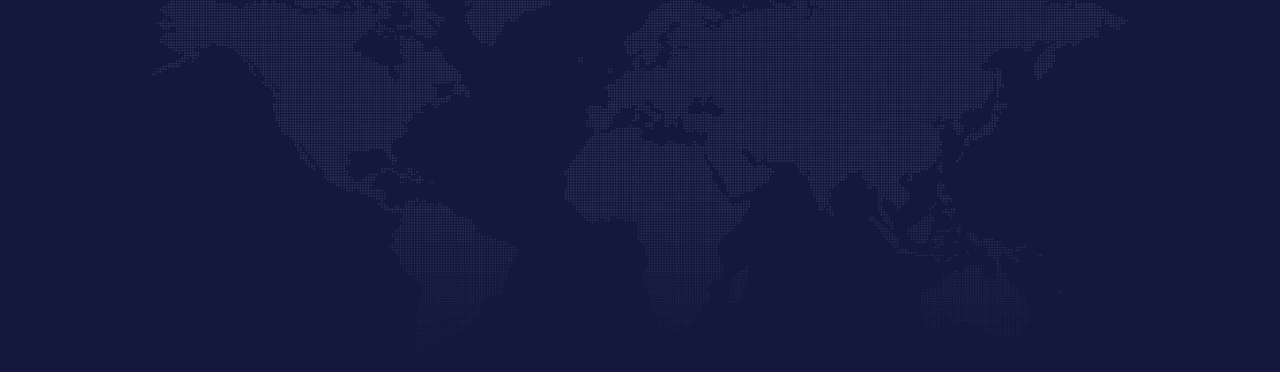
<file: project.html>
<!DOCTYPE html>
<html lang="en">

<head>
    <meta charset="utf-8">
    <title>NewKey.AI - Artificial Intelligence HTML Template</title>
    <meta content="width=device-width, initial-scale=1.0" name="viewport">
    <meta content="" name="keywords">
    <meta content="" name="description">

    <!-- Favicon -->
    <link href="img/favicon.ico" rel="icon">

    <!-- Google Web Fonts -->
    <link rel="preconnect" href="https://fonts.googleapis.com">
    <link rel="preconnect" href="https://fonts.gstatic.com" crossorigin>
    <link href="https://fonts.googleapis.com/css2?family=Open+Sans:wght@400;600&family=Ubuntu:wght@500;700&display=swap"
        rel="stylesheet">

    <!-- Icon Font Stylesheet -->
    <link href="https://cdnjs.cloudflare.com/ajax/libs/font-awesome/5.10.0/css/all.min.css" rel="stylesheet">
    <link href="https://cdn.jsdelivr.net/npm/bootstrap-icons@1.4.1/font/bootstrap-icons.css" rel="stylesheet">

    <!-- Libraries Stylesheet -->
    <link href="lib/animate/animate.min.css" rel="stylesheet">
    <link href="lib/owlcarousel/assets/owl.carousel.min.css" rel="stylesheet">

    <!-- Customized Bootstrap Stylesheet -->
    <link href="css/bootstrap.min.css" rel="stylesheet">

    <!-- Template Stylesheet -->
    <link href="css/style.css" rel="stylesheet">
</head>

<body>
    <!-- Spinner Start -->
    <div id="spinner"
        class="show bg-white position-fixed translate-middle w-100 vh-100 top-50 start-50 d-flex align-items-center justify-content-center">
        <div class="spinner-grow text-primary" style="width: 3rem; height: 3rem;" role="status">
            <span class="sr-only">Loading...</span>
        </div>
    </div>
    <!-- Spinner End -->


    <!-- Navbar Start -->
    <div class="container-fluid sticky-top">
        <div class="container">
            <nav class="navbar navbar-expand-lg navbar-dark p-0">
                <a href="index.html" class="navbar-brand">
                    <h1 class="text-white">AI<span class="text-dark">.</span>Tech</h1>
                </a>
                <button type="button" class="navbar-toggler ms-auto me-0" data-bs-toggle="collapse"
                    data-bs-target="#navbarCollapse">
                    <span class="navbar-toggler-icon"></span>
                </button>
                <div class="collapse navbar-collapse" id="navbarCollapse">
                    <div class="navbar-nav ms-auto">
                        <a href="index.html" class="nav-item nav-link">Home</a>
                        <a href="about.html" class="nav-item nav-link">About</a>
                        <a href="service.html" class="nav-item nav-link">Services</a>
                        <a href="project.html" class="nav-item nav-link active">Projects</a>
                        <div class="nav-item dropdown">
                            <a href="#" class="nav-link dropdown-toggle" data-bs-toggle="dropdown">Pages</a>
                            <div class="dropdown-menu bg-light mt-2">
                                <a href="feature.html" class="dropdown-item">Features</a>
                                <a href="team.html" class="dropdown-item">Our Team</a>
                                <a href="faq.html" class="dropdown-item">FAQs</a>
                                <a href="testimonial.html" class="dropdown-item">Testimonial</a>
                                <a href="404.html" class="dropdown-item">404 Page</a>
                            </div>
                        </div>
                        <a href="contact.html" class="nav-item nav-link">Contact</a>
                    </div>
                    <butaton type="button" class="btn text-white p-0 d-none d-lg-block" data-bs-toggle="modal"
                        data-bs-target="#searchModal"><i class="fa fa-search"></i></butaton>
                </div>
            </nav>
        </div>
    </div>
    <!-- Navbar End -->

    <!-- Hero Start -->
    <div class="container-fluid pt-5 bg-primary hero-header">
        <div class="container pt-5">
            <div class="row g-5 pt-5">
                <div class="col-lg-6 align-self-center text-center text-lg-start mb-lg-5">
                    <h1 class="display-4 text-white mb-4 animated slideInRight">Our Projects</h1>
                    <nav aria-label="breadcrumb">
                        <ol class="breadcrumb justify-content-center justify-content-lg-start mb-0">
                            <li class="breadcrumb-item"><a class="text-white" href="#">Home</a></li>
                            <li class="breadcrumb-item"><a class="text-white" href="#">Pages</a></li>
                            <li class="breadcrumb-item text-white active" aria-current="page">Our Projects</li>
                        </ol>
                    </nav>
                </div>
                <div class="col-lg-6 align-self-end text-center text-lg-end">
                    <img class="img-fluid" src="img/hero-img.png" alt="" style="max-height: 300px;">
                </div>
            </div>
        </div>
    </div>
    <!-- Hero End -->


    <!-- Full Screen Search Start -->
    <div class="modal fade" id="searchModal" tabindex="-1">
        <div class="modal-dialog modal-fullscreen">
            <div class="modal-content" style="background: rgba(20, 24, 62, 0.7);">
                <div class="modal-header border-0">
                    <button type="button" class="btn btn-square bg-white btn-close" data-bs-dismiss="modal"
                        aria-label="Close"></button>
                </div>
                <div class="modal-body d-flex align-items-center justify-content-center">
                    <div class="input-group" style="max-width: 600px;">
                        <input type="text" class="form-control bg-transparent border-light p-3"
                            placeholder="Type search keyword">
                        <button class="btn btn-light px-4"><i class="bi bi-search"></i></button>
                    </div>
                </div>
            </div>
        </div>
    </div>
    <!-- Full Screen Search End -->


    <!-- Case Start -->
    <div class="container-fluid bg-light py-5">
        <div class="container py-5">
            <div class="mx-auto text-center wow fadeIn" data-wow-delay="0.1s" style="max-width: 500px;">
                <div class="btn btn-sm border rounded-pill text-primary px-3 mb-3">Chatbots</div>
                <h1 class="mb-4">Meet Our AI Chatbots</h1>
            </div>
            <div class="row g-4">
                <div class="col-lg-4 wow fadeIn" data-wow-delay="0.3s">
                    <div class="case-item position-relative overflow-hidden rounded mb-2">
                        <img class="img-fluid" src="img/queenmother.gif" alt="">
                        <a class="case-overlay text-decoration-none" href="">
                            <small>👑 YAA — Assistant</small>
                            <h5 class="lh-base text-white mb-3">Lorem elitr magna stet eirmod labore amet labore clita
                            </h5>
                            <span class="btn btn-square btn-primary"><i class="fa fa-arrow-right"></i></span>
                        </a>
                    </div>
                </div>
                <div class="col-lg-4 wow fadeIn" data-wow-delay="0.5s">
                    <div class="case-item position-relative overflow-hidden rounded mb-2">
                        <img class="img-fluid" src="img/realtor.gif" alt="">
                        <a class="case-overlay text-decoration-none" href="">
                            <small>🏠 KWAME — Realtor</small>
                            <h5 class="lh-base text-white mb-3">Lorem elitr magna stet eirmod labore amet labore clita
                            </h5>
                            <span class="btn btn-square btn-primary"><i class="fa fa-arrow-right"></i></span>
                        </a>
                    </div>
                </div>
                <div class="col-lg-4 wow fadeIn" data-wow-delay="0.7s">
                    <div class="case-item position-relative overflow-hidden rounded mb-2">
                        <img class="img-fluid" src="img/secretary.gif" alt="">
                        <a class="case-overlay text-decoration-none" href="">
                            <small>📅 ABENA — Secretary</small>
                            <h5 class="lh-base text-white mb-3">Lorem elitr magna stet eirmod labore amet labore clita
                            </h5>
                            <span class="btn btn-square btn-primary"><i class="fa fa-arrow-right"></i></span>
                        </a>
                    </div>
                </div>
                <div class="col-lg-4 wow fadeIn" data-wow-delay="0.9s">
                    <div class="case-item position-relative overflow-hidden rounded mb-2">
                        <img class="img-fluid" src="img/doctor.gif" alt="">
                        <a class="case-overlay text-decoration-none" href="">
                            <small>🩺 KOFI — Doctor</small>
                            <h5 class="lh-base text-white mb-3">Lorem elitr magna stet eirmod labore amet labore clita
                            </h5>
                            <span class="btn btn-square btn-primary"><i class="fa fa-arrow-right"></i></span>
                        </a>
                    </div>
                </div>
                <div class="col-lg-4 wow fadeIn last-gif" data-wow-delay="1.1s">
                    <div class="case-item position-relative overflow-hidden rounded mb-2">
                        <img class="img-fluid" src="img/courier.gif" alt="">
                        <a class="case-overlay text-decoration-none" href="">
                            <small>🚚 YAW — Courier</small>
                            <h5 class="lh-base text-white mb-3">Lorem elitr magna stet eirmod labore amet labore clita
                            </h5>
                            <span class="btn btn-square btn-primary"><i class="fa fa-arrow-right"></i></span>
                        </a>
                    </div>
                </div>
            </div>
        </div>
    </div>
    <!-- Case End -->


    <!-- FAQs Start -->
    <div class="container-fluid py-5">
        <div class="container py-5">
            <div class="mx-auto text-center wow fadeIn" data-wow-delay="0.1s" style="max-width: 500px;">
                <div class="btn btn-sm border rounded-pill text-primary px-3 mb-3">Popular FAQs</div>
                <h1 class="mb-4">Frequently Asked Questions</h1>     
            </div>
            <div class="row">
                <div class="col-lg-6">
                    <div class="accordion" id="accordionFAQ1">
                        <div class="accordion-item wow fadeIn" data-wow-delay="0.1s">
                            <h2 class="accordion-header" id="headingOne">
                                <button class="accordion-button collapsed" type="button" data-bs-toggle="collapse"
                                    data-bs-target="#collapseOne" aria-expanded="false" aria-controls="collapseOne">
                                    How to build a website?
                                </button>
                            </h2>
                            <div id="collapseOne" class="accordion-collapse collapse" aria-labelledby="headingOne"
                                data-bs-parent="#accordionFAQ1">
                                <div class="accordion-body">
                                    Dolor nonumy tempor elitr et rebum ipsum sit duo duo. Diam sed sed magna et magna diam aliquyam amet dolore ipsum erat duo. Sit rebum magna duo labore no diam.
                                </div>
                            </div>
                        </div>
                        <div class="accordion-item wow fadeIn" data-wow-delay="0.2s">
                            <h2 class="accordion-header" id="headingTwo">
                                <button class="accordion-button collapsed" type="button" data-bs-toggle="collapse"
                                    data-bs-target="#collapseTwo" aria-expanded="false" aria-controls="collapseTwo">
                                    How long will it take to get a new website?
                                </button>
                            </h2>
                            <div id="collapseTwo" class="accordion-collapse collapse" aria-labelledby="headingTwo"
                                data-bs-parent="#accordionFAQ1">
                                <div class="accordion-body">
                                    Dolor nonumy tempor elitr et rebum ipsum sit duo duo. Diam sed sed magna et magna diam aliquyam amet dolore ipsum erat duo. Sit rebum magna duo labore no diam.
                                </div>
                            </div>
                        </div>
                        <div class="accordion-item wow fadeIn" data-wow-delay="0.3s">
                            <h2 class="accordion-header" id="headingThree">
                                <button class="accordion-button collapsed" type="button" data-bs-toggle="collapse"
                                    data-bs-target="#collapseThree" aria-expanded="false" aria-controls="collapseThree">
                                    Do you only create HTML websites?
                                </button>
                            </h2>
                            <div id="collapseThree" class="accordion-collapse collapse" aria-labelledby="headingThree"
                                data-bs-parent="#accordionFAQ1">
                                <div class="accordion-body">
                                    Dolor nonumy tempor elitr et rebum ipsum sit duo duo. Diam sed sed magna et magna diam aliquyam amet dolore ipsum erat duo. Sit rebum magna duo labore no diam.
                                </div>
                            </div>
                        </div>
                        <div class="accordion-item wow fadeIn" data-wow-delay="0.4s">
                            <h2 class="accordion-header" id="headingFour">
                                <button class="accordion-button collapsed" type="button" data-bs-toggle="collapse"
                                    data-bs-target="#collapseFour" aria-expanded="true" aria-controls="collapseFour">
                                    Will my website be mobile-friendly?
                                </button>
                            </h2>
                            <div id="collapseFour" class="accordion-collapse collapse" aria-labelledby="headingFour"
                                data-bs-parent="#accordionFAQ1">
                                <div class="accordion-body">
                                    Dolor nonumy tempor elitr et rebum ipsum sit duo duo. Diam sed sed magna et magna diam aliquyam amet dolore ipsum erat duo. Sit rebum magna duo labore no diam.
                                </div>
                            </div>
                        </div>
                    </div>
                </div>
                <div class="col-lg-6">
                    <div class="accordion" id="accordionFAQ2">
                        <div class="accordion-item wow fadeIn" data-wow-delay="0.5s">
                            <h2 class="accordion-header" id="headingFive">
                                <button class="accordion-button collapsed" type="button" data-bs-toggle="collapse"
                                    data-bs-target="#collapseFive" aria-expanded="false" aria-controls="collapseFive">
                                    Will you maintain my site for me?
                                </button>
                            </h2>
                            <div id="collapseFive" class="accordion-collapse collapse" aria-labelledby="headingFive"
                                data-bs-parent="#accordionFAQ2">
                                <div class="accordion-body">
                                    Dolor nonumy tempor elitr et rebum ipsum sit duo duo. Diam sed sed magna et magna diam aliquyam amet dolore ipsum erat duo. Sit rebum magna duo labore no diam.
                                </div>
                            </div>
                        </div>
                        <div class="accordion-item wow fadeIn" data-wow-delay="0.6s">
                            <h2 class="accordion-header" id="headingSix">
                                <button class="accordion-button collapsed" type="button" data-bs-toggle="collapse"
                                    data-bs-target="#collapseSix" aria-expanded="false" aria-controls="collapseSix">
                                    I’m on a strict budget. Do you have any low cost options?
                                </button>
                            </h2>
                            <div id="collapseSix" class="accordion-collapse collapse" aria-labelledby="headingSix"
                                data-bs-parent="#accordionFAQ2">
                                <div class="accordion-body">
                                    Dolor nonumy tempor elitr et rebum ipsum sit duo duo. Diam sed sed magna et magna diam aliquyam amet dolore ipsum erat duo. Sit rebum magna duo labore no diam.
                                </div>
                            </div>
                        </div>
                        <div class="accordion-item wow fadeIn" data-wow-delay="0.7s">
                            <h2 class="accordion-header" id="headingSeven">
                                <button class="accordion-button collapsed" type="button" data-bs-toggle="collapse"
                                    data-bs-target="#collapseSeven" aria-expanded="false" aria-controls="collapseSeven">
                                    Will you maintain my site for me?
                                </button>
                            </h2>
                            <div id="collapseSeven" class="accordion-collapse collapse" aria-labelledby="headingSeven"
                                data-bs-parent="#accordionFAQ2">
                                <div class="accordion-body">
                                    Dolor nonumy tempor elitr et rebum ipsum sit duo duo. Diam sed sed magna et magna diam aliquyam amet dolore ipsum erat duo. Sit rebum magna duo labore no diam.
                                </div>
                            </div>
                        </div>
                        <div class="accordion-item wow fadeIn" data-wow-delay="0.8s">
                            <h2 class="accordion-header" id="headingEight">
                                <button class="accordion-button collapsed" type="button" data-bs-toggle="collapse"
                                    data-bs-target="#collapseEight" aria-expanded="false" aria-controls="collapseEight">
                                    I’m on a strict budget. Do you have any low cost options?
                                </button>
                            </h2>
                            <div id="collapseEight" class="accordion-collapse collapse" aria-labelledby="headingEight"
                                data-bs-parent="#accordionFAQ2">
                                <div class="accordion-body">
                                    Dolor nonumy tempor elitr et rebum ipsum sit duo duo. Diam sed sed magna et magna diam aliquyam amet dolore ipsum erat duo. Sit rebum magna duo labore no diam.
                                </div>
                            </div>
                        </div>
                    </div>
                </div>
            </div>
        </div>
    </div>
    <!-- FAQs Start -->


    <!-- Newsletter Start -->
    <div class="container-fluid bg-primary newsletter py-5">
        <div class="container">
            <div class="row g-5 align-items-center">
                <div class="col-md-5 ps-lg-0 pt-5 pt-md-0 text-start wow fadeIn" data-wow-delay="0.3s">
                    <img class="img-fluid" src="img/newsletter.png" alt="">
                </div>
                <div class="col-md-7 py-5 newsletter-text wow fadeIn" data-wow-delay="0.5s">
                    <div class="btn btn-sm border rounded-pill text-white px-3 mb-3">Newsletter</div>
                    <h1 class="text-white mb-4">Let's subscribe the newsletter</h1>
                    <div class="position-relative w-100 mt-3 mb-2">
                        <input class="form-control border-0 rounded-pill w-100 ps-4 pe-5" type="text"
                            placeholder="Enter Your Email" style="height: 48px;">
                        <button type="button" class="btn shadow-none position-absolute top-0 end-0 mt-1 me-2"><i
                                class="fa fa-paper-plane text-primary fs-4"></i></button>
                    </div>
                    <small class="text-white-50">Diam sed sed dolor stet amet eirmod</small>
                </div>
            </div>
        </div>
    </div>
    <!-- Newsletter End -->


    <!-- Footer Start -->
    <div class="container-fluid bg-dark text-white-50 footer pt-5">
        <div class="container py-5">
            <div class="row g-5">
                <div class="col-md-6 col-lg-3 wow fadeIn" data-wow-delay="0.1s">
                    <a href="index.html" class="d-inline-block mb-3">
                        <h1 class="text-white">NewKey<span class="text-primary">.</span>AI</h1>
                    </a>
                    <p class="mb-0">Tempor erat elitr rebum at clita. Diam dolor diam ipsum et tempor sit. Aliqu diam
                        amet diam et eos labore. Clita erat ipsum et lorem et sit, sed stet no labore lorem sit. Sanctus
                        clita duo justo et tempor</p>
                </div>
                <div class="col-md-6 col-lg-3 wow fadeIn" data-wow-delay="0.3s">
                    <h5 class="text-white mb-4">Get In Touch</h5>
                    <p><i class="fa fa-map-marker-alt me-3"></i>East Legon - Adjiringanor, Accra, Ghana</p>
                    <p><i class="fa fa-phone-alt me-3"></i>+233 053 055 1853</p>
                    <p><i class="fa fa-envelope me-3"></i>info@newkey.ai</p>
                    <div class="d-flex pt-2">
                        <a class="btn btn-outline-light btn-social" href=""><i class="fab fa-twitter"></i></a>
                        <a class="btn btn-outline-light btn-social" href=""><i class="fab fa-facebook-f"></i></a>
                        <a class="btn btn-outline-light btn-social" href=""><i class="fab fa-youtube"></i></a>
                        <a class="btn btn-outline-light btn-social" href=""><i class="fab fa-instagram"></i></a>
                        <a class="btn btn-outline-light btn-social" href=""><i class="fab fa-linkedin-in"></i></a>
                    </div>
                </div>
                <div class="col-md-6 col-lg-3 wow fadeIn" data-wow-delay="0.5s">
                    <h5 class="text-white mb-4">Popular Link</h5>
                    <a class="btn btn-link" href="">About Us</a>
                    <a class="btn btn-link" href="">Contact Us</a>
                    <a class="btn btn-link" href="">Privacy Policy</a>
                    <a class="btn btn-link" href="">Terms & Condition</a>
                    <a class="btn btn-link" href="">Career</a>
                </div>
                <div class="col-md-6 col-lg-3 wow fadeIn" data-wow-delay="0.7s">
                    <h5 class="text-white mb-4">Our Services</h5>
                    <a class="btn btn-link" href="">Robotic Automation</a>
                    <a class="btn btn-link" href="">Machine learning</a>
                    <a class="btn btn-link" href="">Predictive Analysis</a>
                    <a class="btn btn-link" href="">Data Science</a>
                    <a class="btn btn-link" href="">Robot Technology</a>
                </div>
            </div>
        </div>
        <div class="container wow fadeIn" data-wow-delay="0.1s">
            <div class="copyright">
                <div class="row">
                    <div class="col-md-6 text-center text-md-start mb-3 mb-md-0">
                        &copy; <a class="border-bottom" href="#">newkey.ai</a>, 2026, All Right Reserved.

                        <div style="opacity: 0.0;">
                            <!--/*** This template is free as long as you keep the footer author’s credit link/attribution link/backlink. If you'd like to use the template without the footer author’s credit link/attribution link/backlink, you can purchase the Credit Removal License from "https://htmlcodex.com/credit-removal". Thank you for your support. ***/-->
                        Designed By <a class="border-bottom" href="https://htmlcodex.com">HTML Codex</a font> Distributed By <a class="border-bottom" href="https://themewagon.com">ThemeWagon</a>
                        </div>
                    </div>
                    <div class="col-md-6 text-center text-md-end">
                        <div class="footer-menu">
                            <a href="">Home</a>
                            <a href="">Cookies</a>
                            <a href="">Help</a>
                            <a href="">FAQs</a>
                        </div>
                    </div>
                </div>
            </div>
        </div>
    </div>
    <!-- Footer End -->



    <!-- Back to Top -->
    <a href="#" class="btn btn-lg btn-primary btn-lg-square back-to-top pt-2"><i class="bi bi-arrow-up"></i></a>


    <!-- JavaScript Libraries -->
    <script src="https://ajax.googleapis.com/ajax/libs/jquery/3.6.1/jquery.min.js"></script>
    <script src="https://cdn.jsdelivr.net/npm/bootstrap@5.0.0/dist/js/bootstrap.bundle.min.js"></script>
    <script src="lib/wow/wow.min.js"></script>
    <script src="lib/easing/easing.min.js"></script>
    <script src="lib/waypoints/waypoints.min.js"></script>
    <script src="lib/counterup/counterup.min.js"></script>
    <script src="lib/owlcarousel/owl.carousel.min.js"></script>

    <!-- Template Javascript -->
    <script src="js/main.js"></script>
</body>

</html>
</file>
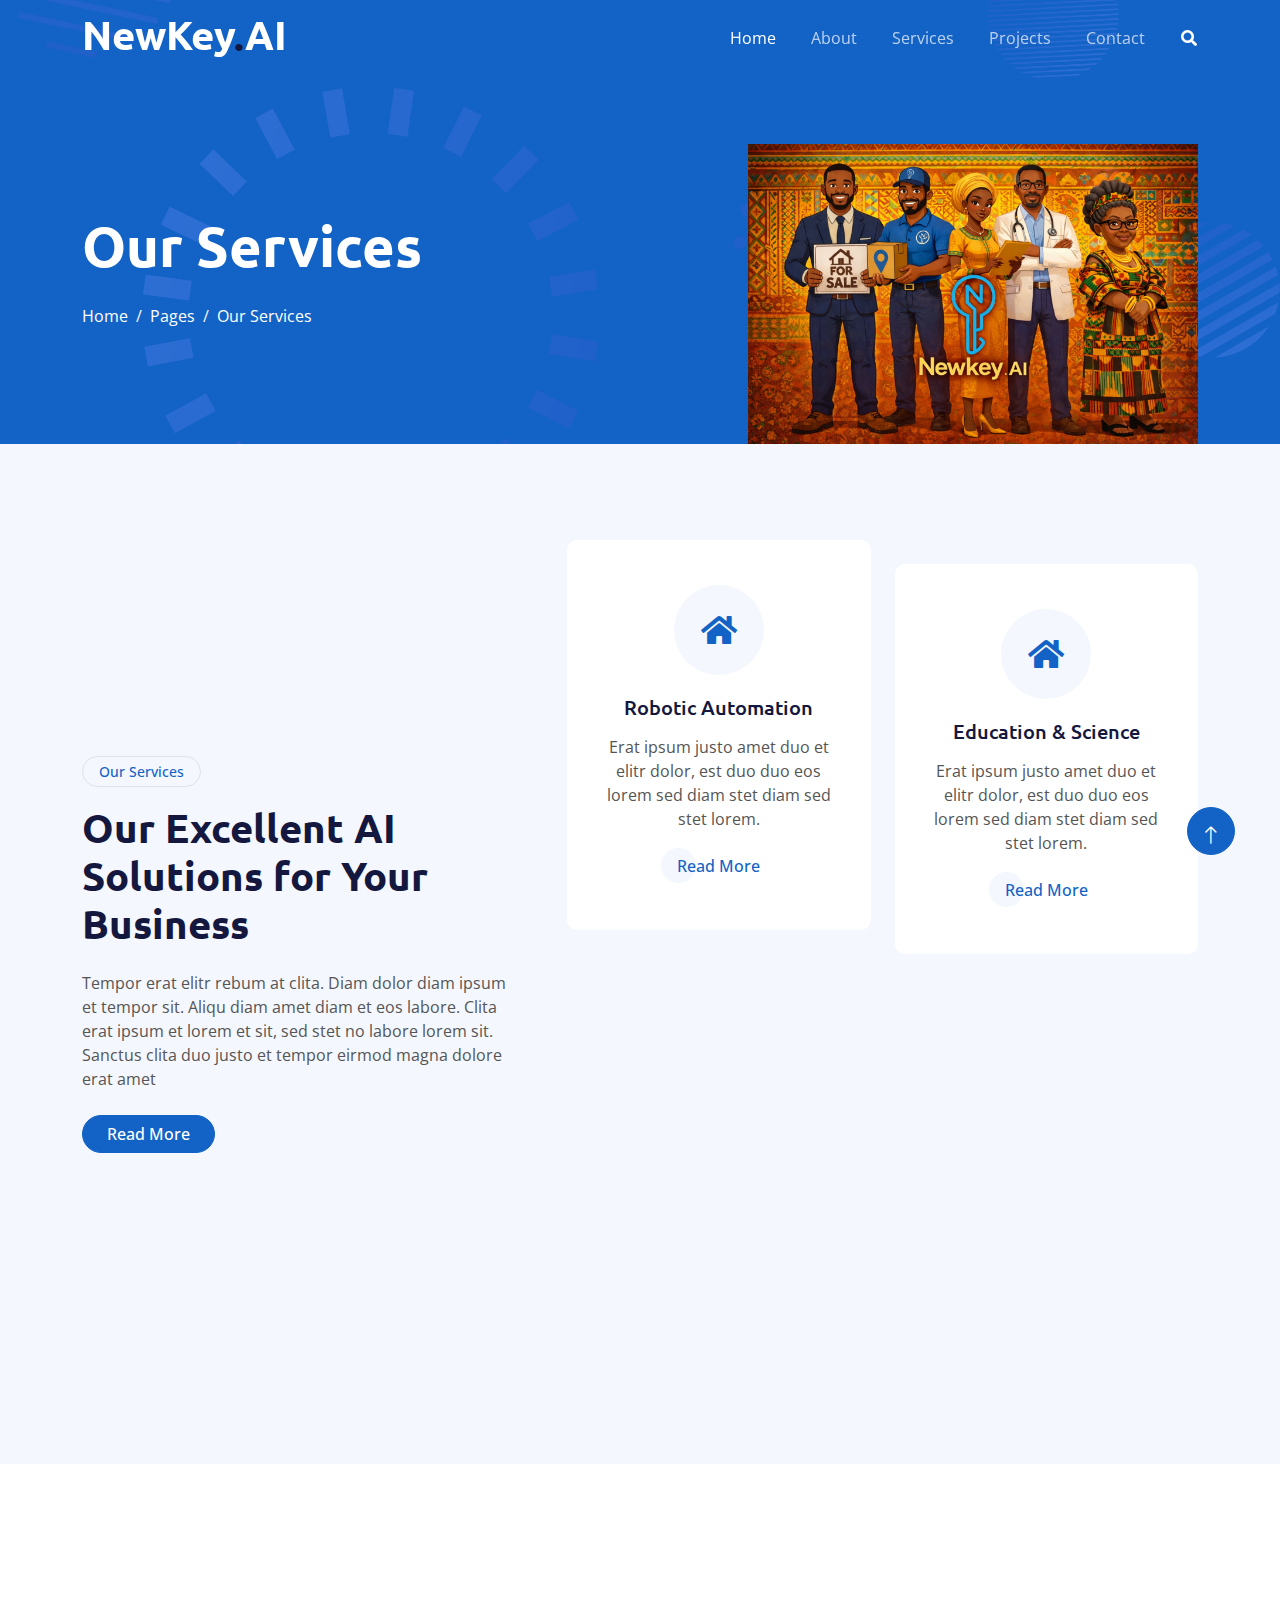
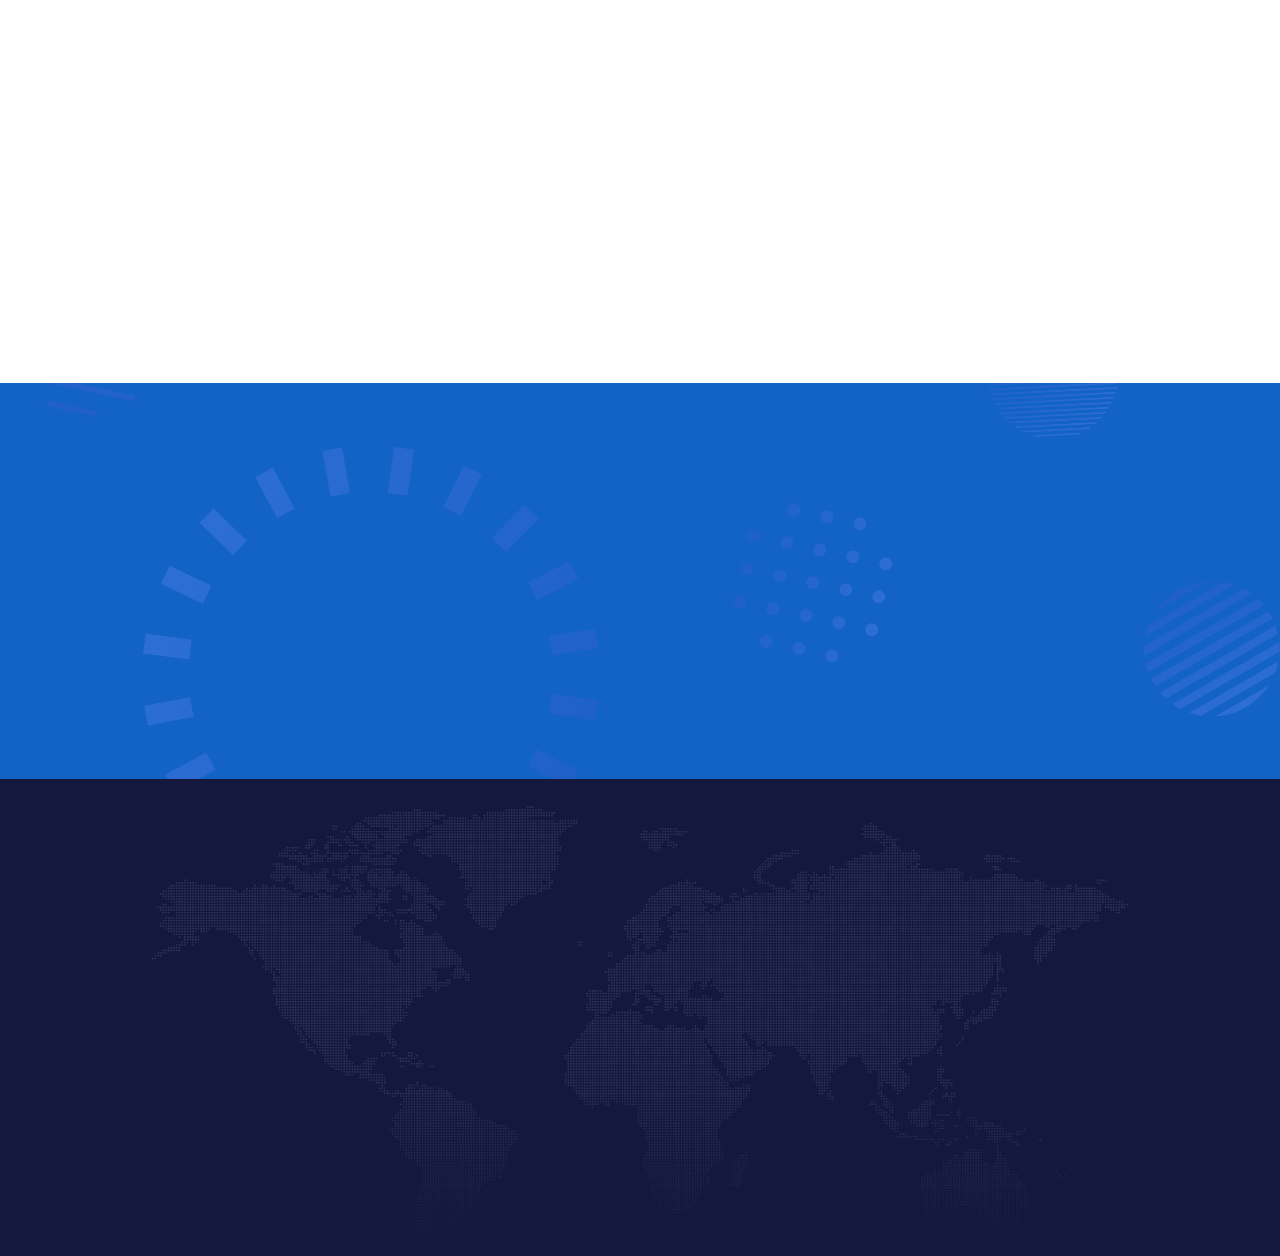
<file: service.html>
<!DOCTYPE html>
<html lang="en">

<head>
    <meta charset="utf-8">
    <title>NewKey.AI - Artificial Intelligence HTML Template</title>
    <meta content="width=device-width, initial-scale=1.0" name="viewport">
    <meta content="" name="keywords">
    <meta content="" name="description">

    <!-- Favicon -->
    <link href="img/favicon.ico" rel="icon">

    <!-- Google Web Fonts -->
    <link rel="preconnect" href="https://fonts.googleapis.com">
    <link rel="preconnect" href="https://fonts.gstatic.com" crossorigin>
    <link href="https://fonts.googleapis.com/css2?family=Open+Sans:wght@400;600&family=Ubuntu:wght@500;700&display=swap"
        rel="stylesheet">

    <!-- Icon Font Stylesheet -->
    <link href="https://cdnjs.cloudflare.com/ajax/libs/font-awesome/5.10.0/css/all.min.css" rel="stylesheet">
    <link href="https://cdn.jsdelivr.net/npm/bootstrap-icons@1.4.1/font/bootstrap-icons.css" rel="stylesheet">

    <!-- Libraries Stylesheet -->
    <link href="lib/animate/animate.min.css" rel="stylesheet">
    <link href="lib/owlcarousel/assets/owl.carousel.min.css" rel="stylesheet">

    <!-- Customized Bootstrap Stylesheet -->
    <link href="css/bootstrap.min.css" rel="stylesheet">

    <!-- Template Stylesheet -->
    <link href="css/style.css" rel="stylesheet">
</head>

<body>
    <!-- Spinner Start -->
    <div id="spinner"
        class="show bg-white position-fixed translate-middle w-100 vh-100 top-50 start-50 d-flex align-items-center justify-content-center">
        <div class="spinner-grow text-primary" style="width: 3rem; height: 3rem;" role="status">
            <span class="sr-only">Loading...</span>
        </div>
    </div>
    <!-- Spinner End -->


    <!-- Navbar Start -->
    <div class="container-fluid sticky-top">
        <div class="container">
            <nav class="navbar navbar-expand-lg navbar-dark p-0">
                <a href="index.html" class="navbar-brand">
                    <h1 class="text-white">NewKey<span class="text-dark">.</span>AI</h1>
                </a>
                <button type="button" class="navbar-toggler ms-auto me-0" data-bs-toggle="collapse"
                    data-bs-target="#navbarCollapse">
                    <span class="navbar-toggler-icon"></span>
                </button>
                <div class="collapse navbar-collapse" id="navbarCollapse">
                    <div class="navbar-nav ms-auto">
                        <a href="index.html" class="nav-item nav-link active">Home</a>
                        <a href="about.html" class="nav-item nav-link">About</a>
                        <a href="service.html" class="nav-item nav-link">Services</a>
                        <a href="project.html" class="nav-item nav-link">Projects</a>
                        <a href="contact.html" class="nav-item nav-link">Contact</a>
                    </div>
                    <butaton type="button" class="btn text-white p-0 d-none d-lg-block" data-bs-toggle="modal"
                        data-bs-target="#searchModal"><i class="fa fa-search"></i></butaton>
                </div>
            </nav>
        </div>
    </div>
    <!-- Navbar End -->


    <!-- Hero Start -->
    <div class="container-fluid pt-5 bg-primary hero-header">
        <div class="container pt-5">
            <div class="row g-5 pt-5">
                <div class="col-lg-6 align-self-center text-center text-lg-start mb-lg-5">
                    <h1 class="display-4 text-white mb-4 animated slideInRight">Our Services</h1>
                    <nav aria-label="breadcrumb">
                        <ol class="breadcrumb justify-content-center justify-content-lg-start mb-0">
                            <li class="breadcrumb-item"><a class="text-white" href="#">Home</a></li>
                            <li class="breadcrumb-item"><a class="text-white" href="#">Pages</a></li>
                            <li class="breadcrumb-item text-white active" aria-current="page">Our Services</li>
                        </ol>
                    </nav>
                </div>
                <div class="col-lg-6 align-self-end text-center text-lg-end">
                    <img class="img-fluid" src="img/hero-img.png" alt="" style="max-height: 300px;">
                </div>
            </div>
        </div>
    </div>
    <!-- Hero End -->


    <!-- Full Screen Search Start -->
    <div class="modal fade" id="searchModal" tabindex="-1">
        <div class="modal-dialog modal-fullscreen">
            <div class="modal-content" style="background: rgba(20, 24, 62, 0.7);">
                <div class="modal-header border-0">
                    <button type="button" class="btn btn-square bg-white btn-close" data-bs-dismiss="modal"
                        aria-label="Close"></button>
                </div>
                <div class="modal-body d-flex align-items-center justify-content-center">
                    <div class="input-group" style="max-width: 600px;">
                        <input type="text" class="form-control bg-transparent border-light p-3"
                            placeholder="Type search keyword">
                        <button class="btn btn-light px-4"><i class="bi bi-search"></i></button>
                    </div>
                </div>
            </div>
        </div>
    </div>
    <!-- Full Screen Search End -->


    <!-- Service Start -->
    <div class="container-fluid bg-light py-5">
        <div class="container py-5">
            <div class="row g-5 align-items-center">
                <div class="col-lg-5 wow fadeIn" data-wow-delay="0.1s">
                    <div class="btn btn-sm border rounded-pill text-primary px-3 mb-3">Our Services</div>
                    <h1 class="mb-4">Our Excellent AI Solutions for Your Business</h1>
                    <p class="mb-4">Tempor erat elitr rebum at clita. Diam dolor diam ipsum et tempor sit. Aliqu diam
                        amet diam et eos labore. Clita erat ipsum et lorem et sit, sed stet no labore lorem sit. Sanctus
                        clita duo justo et tempor eirmod magna dolore erat amet</p>
                    <a class="btn btn-primary rounded-pill px-4" href="">Read More</a>
                </div>
                <div class="col-lg-7">
                    <div class="row g-4">
                        <div class="col-md-6">
                            <div class="row g-4">
                                <div class="col-12 wow fadeIn" data-wow-delay="0.1s">
                                    <div class="service-item d-flex flex-column justify-content-center text-center rounded">
                                        <div class="service-icon btn-square">
                                            <i class="fa fa-home fa-2x"></i>
                                        </div>
                                        <h5 class="mb-3">Robotic Automation</h5>
                                        <p>Erat ipsum justo amet duo et elitr dolor, est duo duo eos lorem sed diam stet
                                            diam sed stet lorem.</p>
                                        <a class="btn px-3 mt-auto mx-auto" href="">Read More</a>
                                    </div>
                                </div>
                                <div class="col-12 wow fadeIn" data-wow-delay="0.5s">
                                    <div class="service-item d-flex flex-column justify-content-center text-center rounded">
                                        <div class="service-icon btn-square">
                                            <i class="fa fa-home fa-2x"></i>
                                        </div>
                                        <h5 class="mb-3">Machine learning</h5>
                                        <p>Erat ipsum justo amet duo et elitr dolor, est duo duo eos lorem sed diam stet
                                            diam sed stet lorem.</p>
                                        <a class="btn px-3 mt-auto mx-auto" href="">Read More</a>
                                    </div>
                                </div>
                            </div>
                        </div>
                        <div class="col-md-6 pt-md-4">
                            <div class="row g-4">
                                <div class="col-12 wow fadeIn" data-wow-delay="0.3s">
                                    <div class="service-item d-flex flex-column justify-content-center text-center rounded">
                                        <div class="service-icon btn-square">
                                            <i class="fa fa-home fa-2x"></i>
                                        </div>
                                        <h5 class="mb-3">Education & Science</h5>
                                        <p>Erat ipsum justo amet duo et elitr dolor, est duo duo eos lorem sed diam stet
                                            diam sed stet lorem.</p>
                                        <a class="btn px-3 mt-auto mx-auto" href="">Read More</a>
                                    </div>
                                </div>
                                <div class="col-12 wow fadeIn" data-wow-delay="0.7s">
                                    <div class="service-item d-flex flex-column justify-content-center text-center rounded">
                                        <div class="service-icon btn-square">
                                            <i class="fa fa-home fa-2x"></i>
                                        </div>
                                        <h5 class="mb-3">Predictive Analysis</h5>
                                        <p>Erat ipsum justo amet duo et elitr dolor, est duo duo eos lorem sed diam stet
                                            diam sed stet lorem.</p>
                                        <a class="btn px-3 mt-auto mx-auto" href="">Read More</a>
                                    </div>
                                </div>
                            </div>
                        </div>
                    </div>
                </div>
            </div>
        </div>
    </div>
    <!-- Service End -->


    <!-- Testimonial Start -->
    <div class="container-xxl py-5">
        <div class="container py-5">
            <div class="row g-5">
                <div class="col-lg-5 wow fadeIn" data-wow-delay="0.1s">
                    <div class="btn btn-sm border rounded-pill text-primary px-3 mb-3">Testimonial</div>
                    <h1 class="mb-4">What Say Our Clients!</h1>
                    <p class="mb-4">Tempor erat elitr rebum at clita. Diam dolor diam ipsum et tempor sit. Aliqu diam
                        amet diam et eos labore. Clita erat ipsum et lorem et sit, sed stet no labore lorem sit. Sanctus
                        clita duo justo et tempor eirmod magna dolore erat amet</p>
                    <a class="btn btn-primary rounded-pill px-4" href="">Read More</a>
                </div>
                <div class="col-lg-7 wow fadeIn" data-wow-delay="0.5s">
                    <div class="owl-carousel testimonial-carousel border-start border-primary">
                        <div class="testimonial-item ps-5">
                            <i class="fa fa-quote-left fa-2x text-primary mb-3"></i>
                            <p class="fs-4">Aliqu diam amet diam et eos labore. Clita erat ipsum et lorem et sit, sed stet no labore lorem sit. Sanctus clita duo justo et tempor eirmod magna dolore erat amet</p>
                            <div class="d-flex align-items-center">
                                <img class="img-fluid flex-shrink-0 rounded-circle" src="img/testimonial-1.jpg"
                                    style="width: 60px; height: 60px;">
                                <div class="ps-3">
                                    <h5 class="mb-1">Client Name</h5>
                                    <span>Profession</span>
                                </div>
                            </div>
                        </div>
                        <div class="testimonial-item ps-5">
                            <i class="fa fa-quote-left fa-2x text-primary mb-3"></i>
                            <p class="fs-4">Aliqu diam amet diam et eos labore. Clita erat ipsum et lorem et sit, sed stet no labore lorem sit. Sanctus clita duo justo et tempor eirmod magna dolore erat amet</p>
                            <div class="d-flex align-items-center">
                                <img class="img-fluid flex-shrink-0 rounded-circle" src="img/testimonial-2.jpg"
                                    style="width: 60px; height: 60px;">
                                <div class="ps-3">
                                    <h5 class="mb-1">Client Name</h5>
                                    <span>Profession</span>
                                </div>
                            </div>
                        </div>
                        <div class="testimonial-item ps-5">
                            <i class="fa fa-quote-left fa-2x text-primary mb-3"></i>
                            <p class="fs-4">Aliqu diam amet diam et eos labore. Clita erat ipsum et lorem et sit, sed stet no labore lorem sit. Sanctus clita duo justo et tempor eirmod magna dolore erat amet</p>
                            <div class="d-flex align-items-center">
                                <img class="img-fluid flex-shrink-0 rounded-circle" src="img/testimonial-3.jpg"
                                    style="width: 60px; height: 60px;">
                                <div class="ps-3">
                                    <h5 class="mb-1">Client Name</h5>
                                    <span>Profession</span>
                                </div>
                            </div>
                        </div>
                    </div>
                </div>
            </div>
        </div>
    </div>
    <!-- Testimonial End -->


    <!-- Newsletter Start -->
    <div class="container-fluid bg-primary newsletter py-5">
        <div class="container">
            <div class="row g-5 align-items-center">
                <div class="col-md-5 ps-lg-0 pt-5 pt-md-0 text-start wow fadeIn" data-wow-delay="0.3s">
                    <img class="img-fluid" src="img/newsletter.png" alt="">
                </div>
                <div class="col-md-7 py-5 newsletter-text wow fadeIn" data-wow-delay="0.5s">
                    <div class="btn btn-sm border rounded-pill text-white px-3 mb-3">Newsletter</div>
                    <h1 class="text-white mb-4">Let's subscribe the newsletter</h1>
                    <div class="position-relative w-100 mt-3 mb-2">
                        <input class="form-control border-0 rounded-pill w-100 ps-4 pe-5" type="text"
                            placeholder="Enter Your Email" style="height: 48px;">
                        <button type="button" class="btn shadow-none position-absolute top-0 end-0 mt-1 me-2"><i
                                class="fa fa-paper-plane text-primary fs-4"></i></button>
                    </div>
                    <small class="text-white-50">Diam sed sed dolor stet amet eirmod</small>
                </div>
            </div>
        </div>
    </div>
    <!-- Newsletter End -->


    <!-- Footer Start -->
    <div class="container-fluid bg-dark text-white-50 footer pt-5">
        <div class="container py-5">
            <div class="row g-5">
                <div class="col-md-6 col-lg-3 wow fadeIn" data-wow-delay="0.1s">
                    <a href="index.html" class="d-inline-block mb-3">
                        <h1 class="text-white">NewKey<span class="text-primary">.</span>AI</h1>
                    </a>
                    <p class="mb-0">Tempor erat elitr rebum at clita. Diam dolor diam ipsum et tempor sit. Aliqu diam
                        amet diam et eos labore. Clita erat ipsum et lorem et sit, sed stet no labore lorem sit. Sanctus
                        clita duo justo et tempor</p>
                </div>
                <div class="col-md-6 col-lg-3 wow fadeIn" data-wow-delay="0.3s">
                    <h5 class="text-white mb-4">Get In Touch</h5>
                    <p><i class="fa fa-map-marker-alt me-3"></i>East Legon - Adjiringanor, Accra, Ghana</p>
                    <p><i class="fa fa-phone-alt me-3"></i>+233 053 055 1853</p>
                    <p><i class="fa fa-envelope me-3"></i>info@newkey.ai</p>
                    <div class="d-flex pt-2">
                        <a class="btn btn-outline-light btn-social" href=""><i class="fab fa-twitter"></i></a>
                        <a class="btn btn-outline-light btn-social" href=""><i class="fab fa-facebook-f"></i></a>
                        <a class="btn btn-outline-light btn-social" href=""><i class="fab fa-youtube"></i></a>
                        <a class="btn btn-outline-light btn-social" href=""><i class="fab fa-instagram"></i></a>
                        <a class="btn btn-outline-light btn-social" href=""><i class="fab fa-linkedin-in"></i></a>
                    </div>
                </div>
                <div class="col-md-6 col-lg-3 wow fadeIn" data-wow-delay="0.5s">
                    <h5 class="text-white mb-4">Popular Link</h5>
                    <a class="btn btn-link" href="">About Us</a>
                    <a class="btn btn-link" href="">Contact Us</a>
                    <a class="btn btn-link" href="">Privacy Policy</a>
                    <a class="btn btn-link" href="">Terms & Condition</a>
                    <a class="btn btn-link" href="">Career</a>
                </div>
                <div class="col-md-6 col-lg-3 wow fadeIn" data-wow-delay="0.7s">
                    <h5 class="text-white mb-4">Our Services</h5>
                    <a class="btn btn-link" href="">Robotic Automation</a>
                    <a class="btn btn-link" href="">Machine learning</a>
                    <a class="btn btn-link" href="">Predictive Analysis</a>
                    <a class="btn btn-link" href="">Data Science</a>
                    <a class="btn btn-link" href="">Robot Technology</a>
                </div>
            </div>
        </div>
        <div class="container wow fadeIn" data-wow-delay="0.1s">
            <div class="copyright">
                <div class="row">
                    <div class="col-md-6 text-center text-md-start mb-3 mb-md-0">
                        &copy; <a class="border-bottom" href="#">newkey.ai</a>, 2026, All Right Reserved.

                        <div style="opacity: 0.0;">
                            <!--/*** This template is free as long as you keep the footer author’s credit link/attribution link/backlink. If you'd like to use the template without the footer author’s credit link/attribution link/backlink, you can purchase the Credit Removal License from "https://htmlcodex.com/credit-removal". Thank you for your support. ***/-->
                        Designed By <a class="border-bottom" href="https://htmlcodex.com">HTML Codex</a font> Distributed By <a class="border-bottom" href="https://themewagon.com">ThemeWagon</a>
                        </div>
                    </div>
                    <div class="col-md-6 text-center text-md-end">
                        <div class="footer-menu">
                            <a href="">Home</a>
                            <a href="">Cookies</a>
                            <a href="">Help</a>
                            <a href="">FAQs</a>
                        </div>
                    </div>
                </div>
            </div>
        </div>
    </div>
    <!-- Footer End -->



    <!-- Back to Top -->
    <a href="#" class="btn btn-lg btn-primary btn-lg-square back-to-top pt-2"><i class="bi bi-arrow-up"></i></a>


    <!-- JavaScript Libraries -->
    <script src="https://ajax.googleapis.com/ajax/libs/jquery/3.6.1/jquery.min.js"></script>
    <script src="https://cdn.jsdelivr.net/npm/bootstrap@5.0.0/dist/js/bootstrap.bundle.min.js"></script>
    <script src="lib/wow/wow.min.js"></script>
    <script src="lib/easing/easing.min.js"></script>
    <script src="lib/waypoints/waypoints.min.js"></script>
    <script src="lib/counterup/counterup.min.js"></script>
    <script src="lib/owlcarousel/owl.carousel.min.js"></script>

    <!-- Template Javascript -->
    <script src="js/main.js"></script>
</body>

</html>
</file>
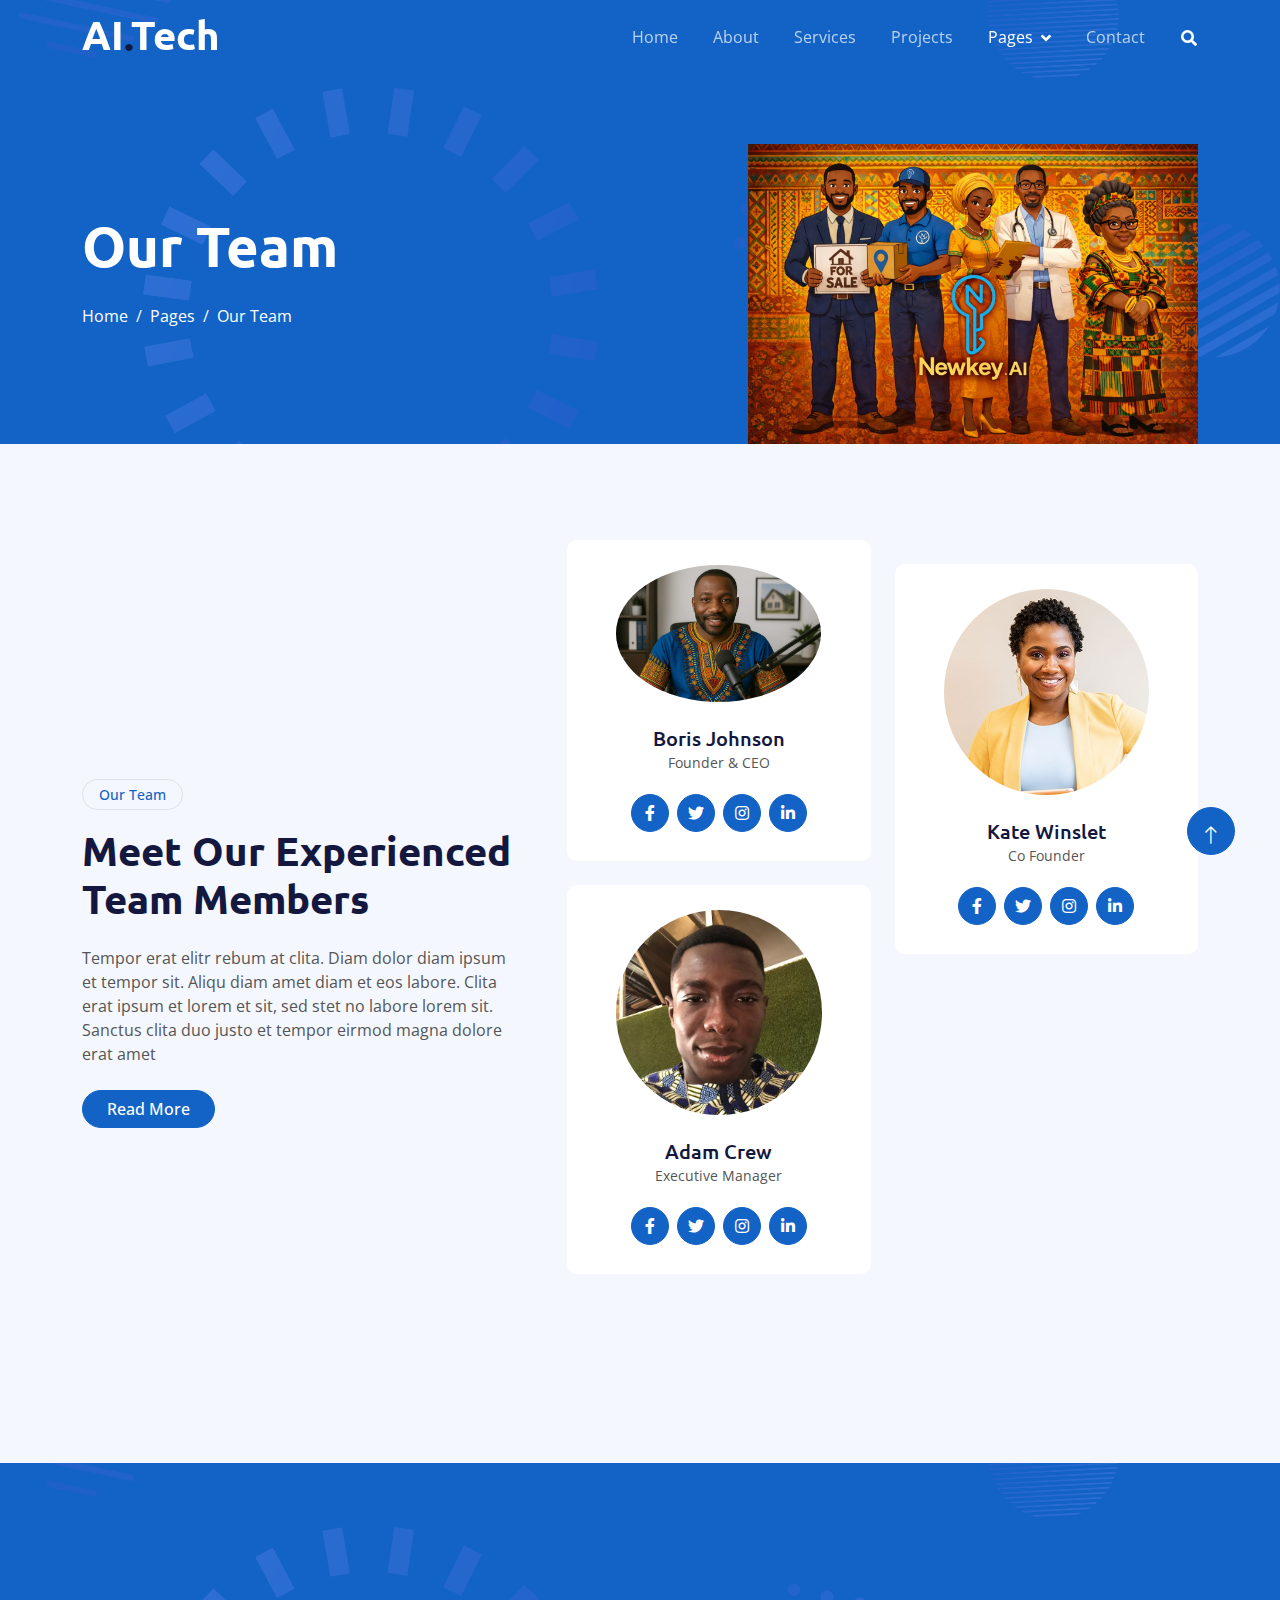
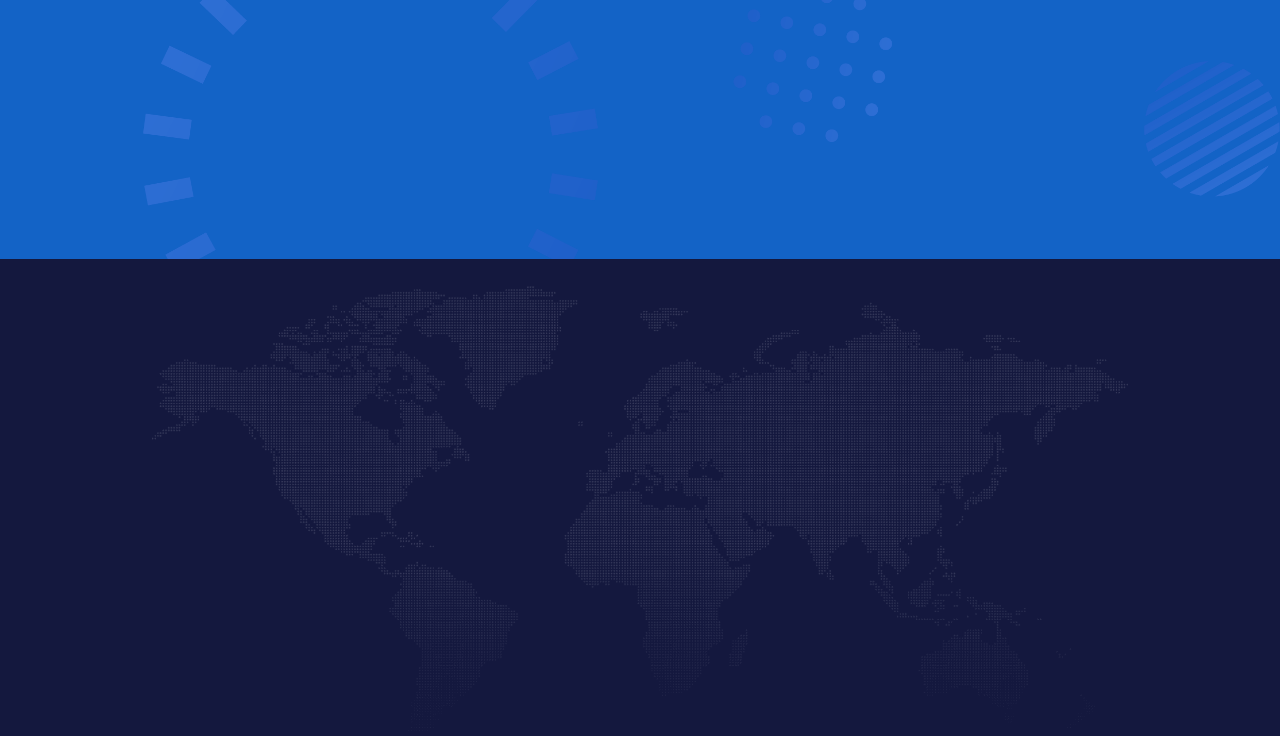
<file: team.html>
<!DOCTYPE html>
<html lang="en">

<head>
    <meta charset="utf-8">
    <title>NewKey.AI - Artificial Intelligence HTML Template</title>
    <meta content="width=device-width, initial-scale=1.0" name="viewport">
    <meta content="" name="keywords">
    <meta content="" name="description">

    <!-- Favicon -->
    <link href="img/favicon.ico" rel="icon">

    <!-- Google Web Fonts -->
    <link rel="preconnect" href="https://fonts.googleapis.com">
    <link rel="preconnect" href="https://fonts.gstatic.com" crossorigin>
    <link href="https://fonts.googleapis.com/css2?family=Open+Sans:wght@400;600&family=Ubuntu:wght@500;700&display=swap"
        rel="stylesheet">

    <!-- Icon Font Stylesheet -->
    <link href="https://cdnjs.cloudflare.com/ajax/libs/font-awesome/5.10.0/css/all.min.css" rel="stylesheet">
    <link href="https://cdn.jsdelivr.net/npm/bootstrap-icons@1.4.1/font/bootstrap-icons.css" rel="stylesheet">

    <!-- Libraries Stylesheet -->
    <link href="lib/animate/animate.min.css" rel="stylesheet">
    <link href="lib/owlcarousel/assets/owl.carousel.min.css" rel="stylesheet">

    <!-- Customized Bootstrap Stylesheet -->
    <link href="css/bootstrap.min.css" rel="stylesheet">

    <!-- Template Stylesheet -->
    <link href="css/style.css" rel="stylesheet">
</head>

<body>
    <!-- Spinner Start -->
    <div id="spinner"
        class="show bg-white position-fixed translate-middle w-100 vh-100 top-50 start-50 d-flex align-items-center justify-content-center">
        <div class="spinner-grow text-primary" style="width: 3rem; height: 3rem;" role="status">
            <span class="sr-only">Loading...</span>
        </div>
    </div>
    <!-- Spinner End -->


    <!-- Navbar Start -->
    <div class="container-fluid sticky-top">
        <div class="container">
            <nav class="navbar navbar-expand-lg navbar-dark p-0">
                <a href="index.html" class="navbar-brand">
                    <h1 class="text-white">AI<span class="text-dark">.</span>Tech</h1>
                </a>
                <button type="button" class="navbar-toggler ms-auto me-0" data-bs-toggle="collapse"
                    data-bs-target="#navbarCollapse">
                    <span class="navbar-toggler-icon"></span>
                </button>
                <div class="collapse navbar-collapse" id="navbarCollapse">
                    <div class="navbar-nav ms-auto">
                        <a href="index.html" class="nav-item nav-link">Home</a>
                        <a href="about.html" class="nav-item nav-link">About</a>
                        <a href="service.html" class="nav-item nav-link">Services</a>
                        <a href="project.html" class="nav-item nav-link">Projects</a>
                        <div class="nav-item dropdown">
                            <a href="#" class="nav-link dropdown-toggle active" data-bs-toggle="dropdown">Pages</a>
                            <div class="dropdown-menu bg-light mt-2">
                                <a href="feature.html" class="dropdown-item">Features</a>
                                <a href="team.html" class="dropdown-item active">Our Team</a>
                                <a href="faq.html" class="dropdown-item">FAQs</a>
                                <a href="testimonial.html" class="dropdown-item">Testimonial</a>
                                <a href="404.html" class="dropdown-item">404 Page</a>
                            </div>
                        </div>
                        <a href="contact.html" class="nav-item nav-link">Contact</a>
                    </div>
                    <butaton type="button" class="btn text-white p-0 d-none d-lg-block" data-bs-toggle="modal"
                        data-bs-target="#searchModal"><i class="fa fa-search"></i></butaton>
                </div>
            </nav>
        </div>
    </div>
    <!-- Navbar End -->


    <!-- Hero Start -->
    <div class="container-fluid pt-5 bg-primary hero-header">
        <div class="container pt-5">
            <div class="row g-5 pt-5">
                <div class="col-lg-6 align-self-center text-center text-lg-start mb-lg-5">
                    <h1 class="display-4 text-white mb-4 animated slideInRight">Our Team</h1>
                    <nav aria-label="breadcrumb">
                        <ol class="breadcrumb justify-content-center justify-content-lg-start mb-0">
                            <li class="breadcrumb-item"><a class="text-white" href="#">Home</a></li>
                            <li class="breadcrumb-item"><a class="text-white" href="#">Pages</a></li>
                            <li class="breadcrumb-item text-white active" aria-current="page">Our Team</li>
                        </ol>
                    </nav>
                </div>
                <div class="col-lg-6 align-self-end text-center text-lg-end">
                    <img class="img-fluid" src="img/hero-img.png" alt="" style="max-height: 300px;">
                </div>
            </div>
        </div>
    </div>
    <!-- Hero End -->


    <!-- Full Screen Search Start -->
    <div class="modal fade" id="searchModal" tabindex="-1">
        <div class="modal-dialog modal-fullscreen">
            <div class="modal-content" style="background: rgba(20, 24, 62, 0.7);">
                <div class="modal-header border-0">
                    <button type="button" class="btn btn-square bg-white btn-close" data-bs-dismiss="modal"
                        aria-label="Close"></button>
                </div>
                <div class="modal-body d-flex align-items-center justify-content-center">
                    <div class="input-group" style="max-width: 600px;">
                        <input type="text" class="form-control bg-transparent border-light p-3"
                            placeholder="Type search keyword">
                        <button class="btn btn-light px-4"><i class="bi bi-search"></i></button>
                    </div>
                </div>
            </div>
        </div>
    </div>
    <!-- Full Screen Search End -->


    <!-- Team Start -->
    <div class="container-fluid bg-light py-5">
        <div class="container py-5">
            <div class="row g-5 align-items-center">
                <div class="col-lg-5 wow fadeIn" data-wow-delay="0.1s">
                    <div class="btn btn-sm border rounded-pill text-primary px-3 mb-3">Our Team</div>
                    <h1 class="mb-4">Meet Our Experienced Team Members</h1>
                    <p class="mb-4">Tempor erat elitr rebum at clita. Diam dolor diam ipsum et tempor sit. Aliqu diam
                        amet diam et eos labore. Clita erat ipsum et lorem et sit, sed stet no labore lorem sit. Sanctus
                        clita duo justo et tempor eirmod magna dolore erat amet</p>
                    <a class="btn btn-primary rounded-pill px-4" href="">Read More</a>
                </div>
                <div class="col-lg-7">
                    <div class="row g-4">
                        <div class="col-md-6">
                            <div class="row g-4">
                                <div class="col-12 wow fadeIn" data-wow-delay="0.1s">
                                    <div class="team-item bg-white text-center rounded p-4 pt-0">
                                        <img class="img-fluid rounded-circle p-4" src="img/team-1.jpg" alt="">
                                        <h5 class="mb-0">Boris Johnson</h5>
                                        <small>Founder & CEO</small>
                                        <div class="d-flex justify-content-center mt-3">
                                            <a class="btn btn-square btn-primary m-1" href=""><i
                                                    class="fab fa-facebook-f"></i></a>
                                            <a class="btn btn-square btn-primary m-1" href=""><i
                                                    class="fab fa-twitter"></i></a>
                                            <a class="btn btn-square btn-primary m-1" href=""><i
                                                    class="fab fa-instagram"></i></a>
                                            <a class="btn btn-square btn-primary m-1" href=""><i
                                                    class="fab fa-linkedin-in"></i></a>
                                        </div>
                                    </div>
                                </div>
                                <div class="col-12 wow fadeIn" data-wow-delay="0.5s">
                                    <div class="team-item bg-white text-center rounded p-4 pt-0">
                                        <img class="img-fluid rounded-circle p-4" src="img/team-2.jpg" alt="">
                                        <h5 class="mb-0">Adam Crew</h5>
                                        <small>Executive Manager</small>
                                        <div class="d-flex justify-content-center mt-3">
                                            <a class="btn btn-square btn-primary m-1" href=""><i
                                                    class="fab fa-facebook-f"></i></a>
                                            <a class="btn btn-square btn-primary m-1" href=""><i
                                                    class="fab fa-twitter"></i></a>
                                            <a class="btn btn-square btn-primary m-1" href=""><i
                                                    class="fab fa-instagram"></i></a>
                                            <a class="btn btn-square btn-primary m-1" href=""><i
                                                    class="fab fa-linkedin-in"></i></a>
                                        </div>
                                    </div>
                                </div>
                            </div>
                        </div>
                        <div class="col-md-6 pt-md-4">
                            <div class="row g-4">
                                <div class="col-12 wow fadeIn" data-wow-delay="0.3s">
                                    <div class="team-item bg-white text-center rounded p-4 pt-0">
                                        <img class="img-fluid rounded-circle p-4" src="img/team-3.jpg" alt="">
                                        <h5 class="mb-0">Kate Winslet</h5>
                                        <small>Co Founder</small>
                                        <div class="d-flex justify-content-center mt-3">
                                            <a class="btn btn-square btn-primary m-1" href=""><i
                                                    class="fab fa-facebook-f"></i></a>
                                            <a class="btn btn-square btn-primary m-1" href=""><i
                                                    class="fab fa-twitter"></i></a>
                                            <a class="btn btn-square btn-primary m-1" href=""><i
                                                    class="fab fa-instagram"></i></a>
                                            <a class="btn btn-square btn-primary m-1" href=""><i
                                                    class="fab fa-linkedin-in"></i></a>
                                        </div>
                                    </div>
                                </div>
                                <div class="col-12 wow fadeIn" data-wow-delay="0.7s">
                                    <div class="team-item bg-white text-center rounded p-4 pt-0">
                                        <img class="img-fluid rounded-circle p-4" src="img/team-4.jpg" alt="">
                                        <h5 class="mb-0">Cody Gardner</h5>
                                        <small>Project Manager</small>
                                        <div class="d-flex justify-content-center mt-3">
                                            <a class="btn btn-square btn-primary m-1" href=""><i
                                                    class="fab fa-facebook-f"></i></a>
                                            <a class="btn btn-square btn-primary m-1" href=""><i
                                                    class="fab fa-twitter"></i></a>
                                            <a class="btn btn-square btn-primary m-1" href=""><i
                                                    class="fab fa-instagram"></i></a>
                                            <a class="btn btn-square btn-primary m-1" href=""><i
                                                    class="fab fa-linkedin-in"></i></a>
                                        </div>
                                    </div>
                                </div>
                            </div>
                        </div>
                    </div>
                </div>
            </div>
        </div>
    </div>
    <!-- Team End -->


    <!-- Newsletter Start -->
    <div class="container-fluid bg-primary newsletter py-5">
        <div class="container">
            <div class="row g-5 align-items-center">
                <div class="col-md-5 ps-lg-0 pt-5 pt-md-0 text-start wow fadeIn" data-wow-delay="0.3s">
                    <img class="img-fluid" src="img/newsletter.png" alt="">
                </div>
                <div class="col-md-7 py-5 newsletter-text wow fadeIn" data-wow-delay="0.5s">
                    <div class="btn btn-sm border rounded-pill text-white px-3 mb-3">Newsletter</div>
                    <h1 class="text-white mb-4">Let's subscribe the newsletter</h1>
                    <div class="position-relative w-100 mt-3 mb-2">
                        <input class="form-control border-0 rounded-pill w-100 ps-4 pe-5" type="text"
                            placeholder="Enter Your Email" style="height: 48px;">
                        <button type="button" class="btn shadow-none position-absolute top-0 end-0 mt-1 me-2"><i
                                class="fa fa-paper-plane text-primary fs-4"></i></button>
                    </div>
                    <small class="text-white-50">Diam sed sed dolor stet amet eirmod</small>
                </div>
            </div>
        </div>
    </div>
    <!-- Newsletter End -->


    <!-- Footer Start -->
    <div class="container-fluid bg-dark text-white-50 footer pt-5">
        <div class="container py-5">
            <div class="row g-5">
                <div class="col-md-6 col-lg-3 wow fadeIn" data-wow-delay="0.1s">
                    <a href="index.html" class="d-inline-block mb-3">
                        <h1 class="text-white">AI<span class="text-primary">.</span>Tech</h1>
                    </a>
                    <p class="mb-0">Tempor erat elitr rebum at clita. Diam dolor diam ipsum et tempor sit. Aliqu diam
                        amet diam et eos labore. Clita erat ipsum et lorem et sit, sed stet no labore lorem sit. Sanctus
                        clita duo justo et tempor</p>
                </div>
                <div class="col-md-6 col-lg-3 wow fadeIn" data-wow-delay="0.3s">
                    <h5 class="text-white mb-4">Get In Touch</h5>
                    <p><i class="fa fa-map-marker-alt me-3"></i>123 Street, New York, USA</p>
                    <p><i class="fa fa-phone-alt me-3"></i>+012 345 67890</p>
                    <p><i class="fa fa-envelope me-3"></i>info@example.com</p>
                    <div class="d-flex pt-2">
                        <a class="btn btn-outline-light btn-social" href=""><i class="fab fa-twitter"></i></a>
                        <a class="btn btn-outline-light btn-social" href=""><i class="fab fa-facebook-f"></i></a>
                        <a class="btn btn-outline-light btn-social" href=""><i class="fab fa-youtube"></i></a>
                        <a class="btn btn-outline-light btn-social" href=""><i class="fab fa-instagram"></i></a>
                        <a class="btn btn-outline-light btn-social" href=""><i class="fab fa-linkedin-in"></i></a>
                    </div>
                </div>
                <div class="col-md-6 col-lg-3 wow fadeIn" data-wow-delay="0.5s">
                    <h5 class="text-white mb-4">Popular Link</h5>
                    <a class="btn btn-link" href="">About Us</a>
                    <a class="btn btn-link" href="">Contact Us</a>
                    <a class="btn btn-link" href="">Privacy Policy</a>
                    <a class="btn btn-link" href="">Terms & Condition</a>
                    <a class="btn btn-link" href="">Career</a>
                </div>
                <div class="col-md-6 col-lg-3 wow fadeIn" data-wow-delay="0.7s">
                    <h5 class="text-white mb-4">Our Services</h5>
                    <a class="btn btn-link" href="">Robotic Automation</a>
                    <a class="btn btn-link" href="">Machine learning</a>
                    <a class="btn btn-link" href="">Predictive Analysis</a>
                    <a class="btn btn-link" href="">Data Science</a>
                    <a class="btn btn-link" href="">Robot Technology</a>
                </div>
            </div>
        </div>
        <div class="container wow fadeIn" data-wow-delay="0.1s">
            <div class="copyright">
                <div class="row">
                    <div class="col-md-6 text-center text-md-start mb-3 mb-md-0">
                        &copy; <a class="border-bottom" href="#">Your Site Name</a>, All Right Reserved.

                        <!--/*** This template is free as long as you keep the footer author’s credit link/attribution link/backlink. If you'd like to use the template without the footer author’s credit link/attribution link/backlink, you can purchase the Credit Removal License from "https://htmlcodex.com/credit-removal". Thank you for your support. ***/-->
                        Designed By <a class="border-bottom" href="https://htmlcodex.com">HTML Codex</a> Distributed By <a class="border-bottom" href="https://themewagon.com">ThemeWagon</a>
                    </div>
                    <div class="col-md-6 text-center text-md-end">
                        <div class="footer-menu">
                            <a href="">Home</a>
                            <a href="">Cookies</a>
                            <a href="">Help</a>
                            <a href="">FAQs</a>
                        </div>
                    </div>
                </div>
            </div>
        </div>
    </div>
    <!-- Footer End -->


    <!-- Back to Top -->
    <a href="#" class="btn btn-lg btn-primary btn-lg-square back-to-top pt-2"><i class="bi bi-arrow-up"></i></a>


    <!-- JavaScript Libraries -->
    <script src="https://ajax.googleapis.com/ajax/libs/jquery/3.6.1/jquery.min.js"></script>
    <script src="https://cdn.jsdelivr.net/npm/bootstrap@5.0.0/dist/js/bootstrap.bundle.min.js"></script>
    <script src="lib/wow/wow.min.js"></script>
    <script src="lib/easing/easing.min.js"></script>
    <script src="lib/waypoints/waypoints.min.js"></script>
    <script src="lib/counterup/counterup.min.js"></script>
    <script src="lib/owlcarousel/owl.carousel.min.js"></script>

    <!-- Template Javascript -->
    <script src="js/main.js"></script>
</body>

</html>
</file>
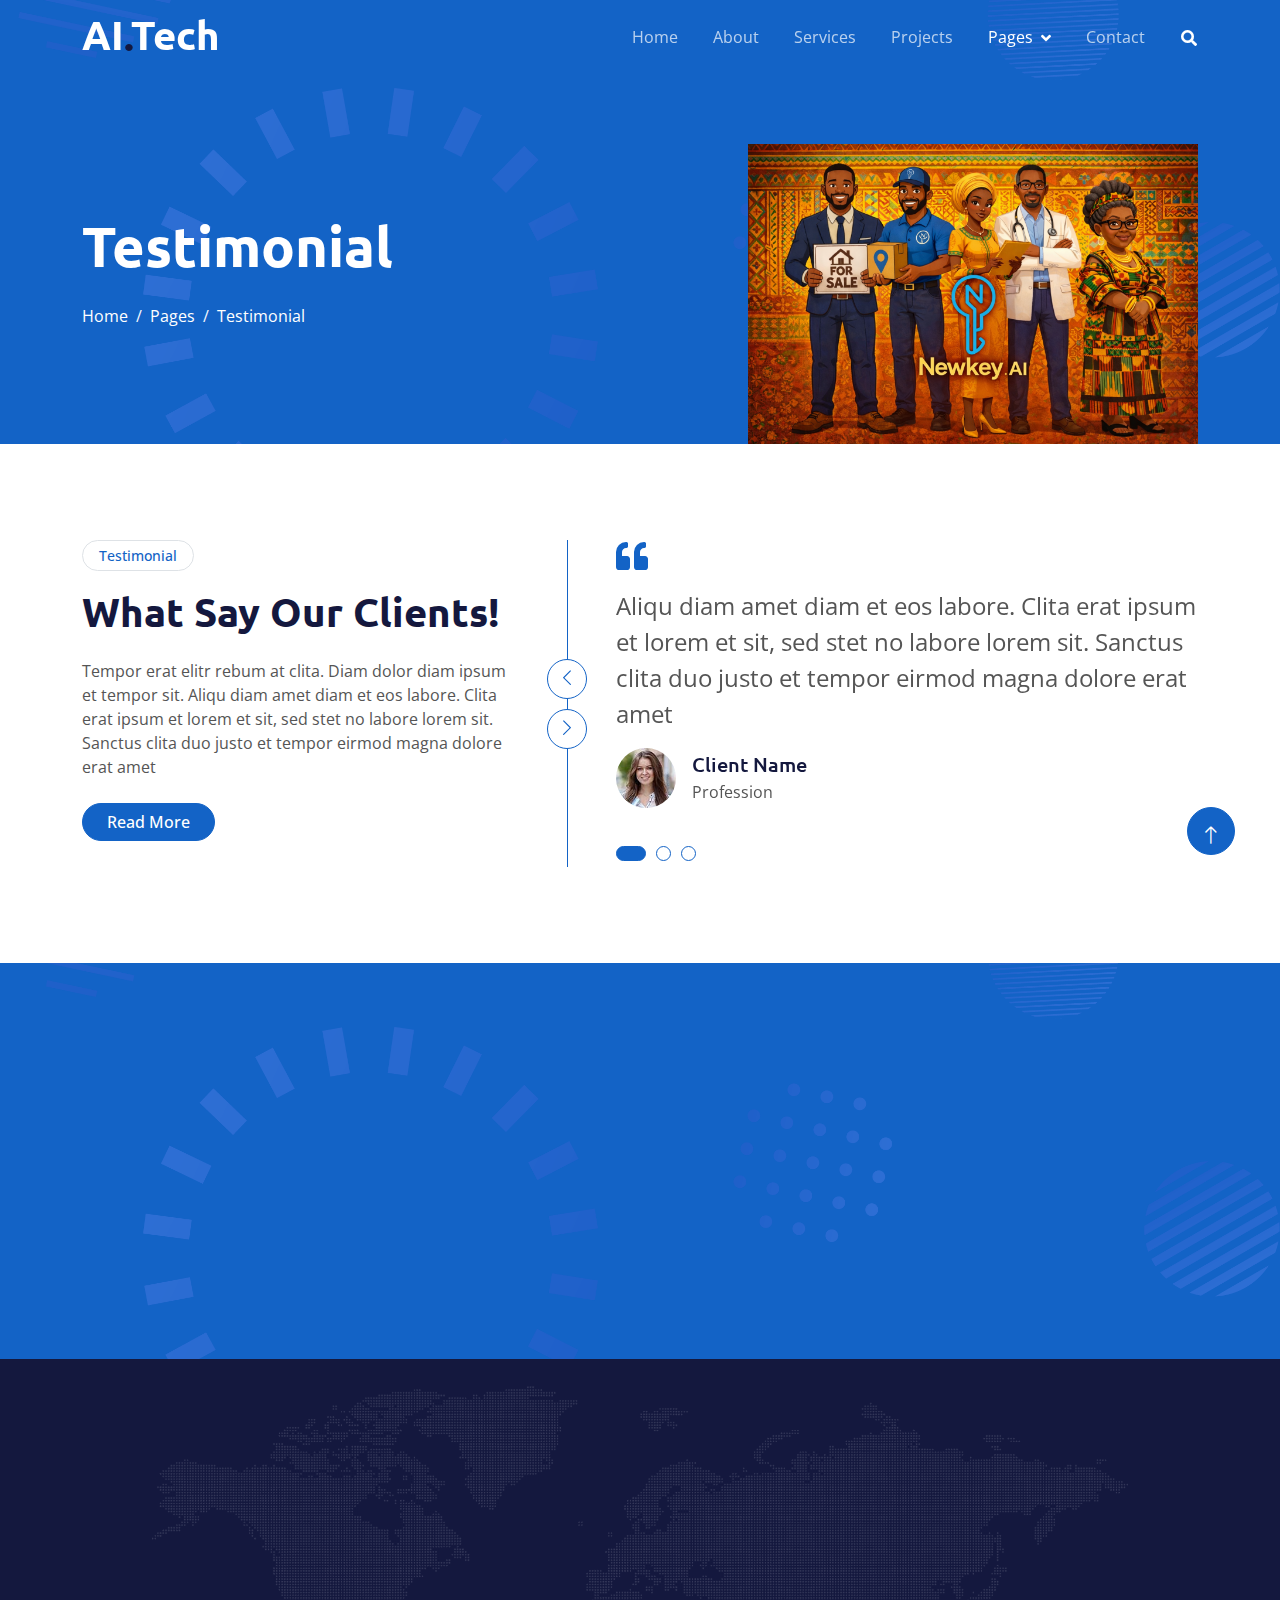
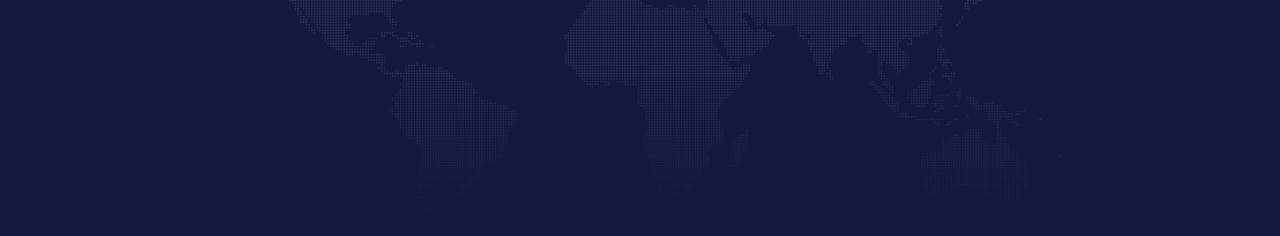
<file: testimonial.html>
<!DOCTYPE html>
<html lang="en">

<head>
    <meta charset="utf-8">
    <title>NewKey.AI - Artificial Intelligence HTML Template</title>
    <meta content="width=device-width, initial-scale=1.0" name="viewport">
    <meta content="" name="keywords">
    <meta content="" name="description">

    <!-- Favicon -->
    <link href="img/favicon.ico" rel="icon">

    <!-- Google Web Fonts -->
    <link rel="preconnect" href="https://fonts.googleapis.com">
    <link rel="preconnect" href="https://fonts.gstatic.com" crossorigin>
    <link href="https://fonts.googleapis.com/css2?family=Open+Sans:wght@400;600&family=Ubuntu:wght@500;700&display=swap"
        rel="stylesheet">

    <!-- Icon Font Stylesheet -->
    <link href="https://cdnjs.cloudflare.com/ajax/libs/font-awesome/5.10.0/css/all.min.css" rel="stylesheet">
    <link href="https://cdn.jsdelivr.net/npm/bootstrap-icons@1.4.1/font/bootstrap-icons.css" rel="stylesheet">

    <!-- Libraries Stylesheet -->
    <link href="lib/animate/animate.min.css" rel="stylesheet">
    <link href="lib/owlcarousel/assets/owl.carousel.min.css" rel="stylesheet">

    <!-- Customized Bootstrap Stylesheet -->
    <link href="css/bootstrap.min.css" rel="stylesheet">

    <!-- Template Stylesheet -->
    <link href="css/style.css" rel="stylesheet">
</head>

<body>
    <!-- Spinner Start -->
    <div id="spinner"
        class="show bg-white position-fixed translate-middle w-100 vh-100 top-50 start-50 d-flex align-items-center justify-content-center">
        <div class="spinner-grow text-primary" style="width: 3rem; height: 3rem;" role="status">
            <span class="sr-only">Loading...</span>
        </div>
    </div>
    <!-- Spinner End -->


    <!-- Navbar Start -->
    <div class="container-fluid sticky-top">
        <div class="container">
            <nav class="navbar navbar-expand-lg navbar-dark p-0">
                <a href="index.html" class="navbar-brand">
                    <h1 class="text-white">AI<span class="text-dark">.</span>Tech</h1>
                </a>
                <button type="button" class="navbar-toggler ms-auto me-0" data-bs-toggle="collapse"
                    data-bs-target="#navbarCollapse">
                    <span class="navbar-toggler-icon"></span>
                </button>
                <div class="collapse navbar-collapse" id="navbarCollapse">
                    <div class="navbar-nav ms-auto">
                        <a href="index.html" class="nav-item nav-link">Home</a>
                        <a href="about.html" class="nav-item nav-link">About</a>
                        <a href="service.html" class="nav-item nav-link">Services</a>
                        <a href="project.html" class="nav-item nav-link">Projects</a>
                        <div class="nav-item dropdown">
                            <a href="#" class="nav-link dropdown-toggle active" data-bs-toggle="dropdown">Pages</a>
                            <div class="dropdown-menu bg-light mt-2">
                                <a href="feature.html" class="dropdown-item">Features</a>
                                <a href="team.html" class="dropdown-item">Our Team</a>
                                <a href="faq.html" class="dropdown-item">FAQs</a>
                                <a href="testimonial.html" class="dropdown-item active">Testimonial</a>
                                <a href="404.html" class="dropdown-item">404 Page</a>
                            </div>
                        </div>
                        <a href="contact.html" class="nav-item nav-link">Contact</a>
                    </div>
                    <butaton type="button" class="btn text-white p-0 d-none d-lg-block" data-bs-toggle="modal"
                        data-bs-target="#searchModal"><i class="fa fa-search"></i></butaton>
                </div>
            </nav>
        </div>
    </div>
    <!-- Navbar End -->


    <!-- Hero Start -->
    <div class="container-fluid pt-5 bg-primary hero-header">
        <div class="container pt-5">
            <div class="row g-5 pt-5">
                <div class="col-lg-6 align-self-center text-center text-lg-start mb-lg-5">
                    <h1 class="display-4 text-white mb-4 animated slideInRight">Testimonial</h1>
                    <nav aria-label="breadcrumb">
                        <ol class="breadcrumb justify-content-center justify-content-lg-start mb-0">
                            <li class="breadcrumb-item"><a class="text-white" href="#">Home</a></li>
                            <li class="breadcrumb-item"><a class="text-white" href="#">Pages</a></li>
                            <li class="breadcrumb-item text-white active" aria-current="page">Testimonial</li>
                        </ol>
                    </nav>
                </div>
                <div class="col-lg-6 align-self-end text-center text-lg-end">
                    <img class="img-fluid" src="img/hero-img.png" alt="" style="max-height: 300px;">
                </div>
            </div>
        </div>
    </div>
    <!-- Hero End -->


    <!-- Full Screen Search Start -->
    <div class="modal fade" id="searchModal" tabindex="-1">
        <div class="modal-dialog modal-fullscreen">
            <div class="modal-content" style="background: rgba(20, 24, 62, 0.7);">
                <div class="modal-header border-0">
                    <button type="button" class="btn btn-square bg-white btn-close" data-bs-dismiss="modal"
                        aria-label="Close"></button>
                </div>
                <div class="modal-body d-flex align-items-center justify-content-center">
                    <div class="input-group" style="max-width: 600px;">
                        <input type="text" class="form-control bg-transparent border-light p-3"
                            placeholder="Type search keyword">
                        <button class="btn btn-light px-4"><i class="bi bi-search"></i></button>
                    </div>
                </div>
            </div>
        </div>
    </div>
    <!-- Full Screen Search End -->


    <!-- Testimonial Start -->
    <div class="container-xxl py-5">
        <div class="container py-5">
            <div class="row g-5">
                <div class="col-lg-5 wow fadeIn" data-wow-delay="0.1s">
                    <div class="btn btn-sm border rounded-pill text-primary px-3 mb-3">Testimonial</div>
                    <h1 class="mb-4">What Say Our Clients!</h1>
                    <p class="mb-4">Tempor erat elitr rebum at clita. Diam dolor diam ipsum et tempor sit. Aliqu diam
                        amet diam et eos labore. Clita erat ipsum et lorem et sit, sed stet no labore lorem sit. Sanctus
                        clita duo justo et tempor eirmod magna dolore erat amet</p>
                    <a class="btn btn-primary rounded-pill px-4" href="">Read More</a>
                </div>
                <div class="col-lg-7 wow fadeIn" data-wow-delay="0.5s">
                    <div class="owl-carousel testimonial-carousel border-start border-primary">
                        <div class="testimonial-item ps-5">
                            <i class="fa fa-quote-left fa-2x text-primary mb-3"></i>
                            <p class="fs-4">Aliqu diam amet diam et eos labore. Clita erat ipsum et lorem et sit, sed stet no labore lorem sit. Sanctus clita duo justo et tempor eirmod magna dolore erat amet</p>
                            <div class="d-flex align-items-center">
                                <img class="img-fluid flex-shrink-0 rounded-circle" src="img/testimonial-1.jpg"
                                    style="width: 60px; height: 60px;">
                                <div class="ps-3">
                                    <h5 class="mb-1">Client Name</h5>
                                    <span>Profession</span>
                                </div>
                            </div>
                        </div>
                        <div class="testimonial-item ps-5">
                            <i class="fa fa-quote-left fa-2x text-primary mb-3"></i>
                            <p class="fs-4">Aliqu diam amet diam et eos labore. Clita erat ipsum et lorem et sit, sed stet no labore lorem sit. Sanctus clita duo justo et tempor eirmod magna dolore erat amet</p>
                            <div class="d-flex align-items-center">
                                <img class="img-fluid flex-shrink-0 rounded-circle" src="img/testimonial-2.jpg"
                                    style="width: 60px; height: 60px;">
                                <div class="ps-3">
                                    <h5 class="mb-1">Client Name</h5>
                                    <span>Profession</span>
                                </div>
                            </div>
                        </div>
                        <div class="testimonial-item ps-5">
                            <i class="fa fa-quote-left fa-2x text-primary mb-3"></i>
                            <p class="fs-4">Aliqu diam amet diam et eos labore. Clita erat ipsum et lorem et sit, sed stet no labore lorem sit. Sanctus clita duo justo et tempor eirmod magna dolore erat amet</p>
                            <div class="d-flex align-items-center">
                                <img class="img-fluid flex-shrink-0 rounded-circle" src="img/testimonial-3.jpg"
                                    style="width: 60px; height: 60px;">
                                <div class="ps-3">
                                    <h5 class="mb-1">Client Name</h5>
                                    <span>Profession</span>
                                </div>
                            </div>
                        </div>
                    </div>
                </div>
            </div>
        </div>
    </div>
    <!-- Testimonial End -->


    <!-- Newsletter Start -->
    <div class="container-fluid bg-primary newsletter py-5">
        <div class="container">
            <div class="row g-5 align-items-center">
                <div class="col-md-5 ps-lg-0 pt-5 pt-md-0 text-start wow fadeIn" data-wow-delay="0.3s">
                    <img class="img-fluid" src="img/newsletter.png" alt="">
                </div>
                <div class="col-md-7 py-5 newsletter-text wow fadeIn" data-wow-delay="0.5s">
                    <div class="btn btn-sm border rounded-pill text-white px-3 mb-3">Newsletter</div>
                    <h1 class="text-white mb-4">Let's subscribe the newsletter</h1>
                    <div class="position-relative w-100 mt-3 mb-2">
                        <input class="form-control border-0 rounded-pill w-100 ps-4 pe-5" type="text"
                            placeholder="Enter Your Email" style="height: 48px;">
                        <button type="button" class="btn shadow-none position-absolute top-0 end-0 mt-1 me-2"><i
                                class="fa fa-paper-plane text-primary fs-4"></i></button>
                    </div>
                    <small class="text-white-50">Diam sed sed dolor stet amet eirmod</small>
                </div>
            </div>
        </div>
    </div>
    <!-- Newsletter End -->


    <!-- Footer Start -->
    <div class="container-fluid bg-dark text-white-50 footer pt-5">
        <div class="container py-5">
            <div class="row g-5">
                <div class="col-md-6 col-lg-3 wow fadeIn" data-wow-delay="0.1s">
                    <a href="index.html" class="d-inline-block mb-3">
                        <h1 class="text-white">AI<span class="text-primary">.</span>Tech</h1>
                    </a>
                    <p class="mb-0">Tempor erat elitr rebum at clita. Diam dolor diam ipsum et tempor sit. Aliqu diam
                        amet diam et eos labore. Clita erat ipsum et lorem et sit, sed stet no labore lorem sit. Sanctus
                        clita duo justo et tempor</p>
                </div>
                <div class="col-md-6 col-lg-3 wow fadeIn" data-wow-delay="0.3s">
                    <h5 class="text-white mb-4">Get In Touch</h5>
                    <p><i class="fa fa-map-marker-alt me-3"></i>123 Street, New York, USA</p>
                    <p><i class="fa fa-phone-alt me-3"></i>+012 345 67890</p>
                    <p><i class="fa fa-envelope me-3"></i>info@example.com</p>
                    <div class="d-flex pt-2">
                        <a class="btn btn-outline-light btn-social" href=""><i class="fab fa-twitter"></i></a>
                        <a class="btn btn-outline-light btn-social" href=""><i class="fab fa-facebook-f"></i></a>
                        <a class="btn btn-outline-light btn-social" href=""><i class="fab fa-youtube"></i></a>
                        <a class="btn btn-outline-light btn-social" href=""><i class="fab fa-instagram"></i></a>
                        <a class="btn btn-outline-light btn-social" href=""><i class="fab fa-linkedin-in"></i></a>
                    </div>
                </div>
                <div class="col-md-6 col-lg-3 wow fadeIn" data-wow-delay="0.5s">
                    <h5 class="text-white mb-4">Popular Link</h5>
                    <a class="btn btn-link" href="">About Us</a>
                    <a class="btn btn-link" href="">Contact Us</a>
                    <a class="btn btn-link" href="">Privacy Policy</a>
                    <a class="btn btn-link" href="">Terms & Condition</a>
                    <a class="btn btn-link" href="">Career</a>
                </div>
                <div class="col-md-6 col-lg-3 wow fadeIn" data-wow-delay="0.7s">
                    <h5 class="text-white mb-4">Our Services</h5>
                    <a class="btn btn-link" href="">Robotic Automation</a>
                    <a class="btn btn-link" href="">Machine learning</a>
                    <a class="btn btn-link" href="">Predictive Analysis</a>
                    <a class="btn btn-link" href="">Data Science</a>
                    <a class="btn btn-link" href="">Robot Technology</a>
                </div>
            </div>
        </div>
        <div class="container wow fadeIn" data-wow-delay="0.1s">
            <div class="copyright">
                <div class="row">
                    <div class="col-md-6 text-center text-md-start mb-3 mb-md-0">
                        &copy; <a class="border-bottom" href="#">Your Site Name</a>, All Right Reserved.

                        <!--/*** This template is free as long as you keep the footer author’s credit link/attribution link/backlink. If you'd like to use the template without the footer author’s credit link/attribution link/backlink, you can purchase the Credit Removal License from "https://htmlcodex.com/credit-removal". Thank you for your support. ***/-->
                        Designed By <a class="border-bottom" href="https://htmlcodex.com">HTML Codex</a> Distributed By <a class="border-bottom" href="https://themewagon.com">ThemeWagon</a>
                    </div>
                    <div class="col-md-6 text-center text-md-end">
                        <div class="footer-menu">
                            <a href="">Home</a>
                            <a href="">Cookies</a>
                            <a href="">Help</a>
                            <a href="">FAQs</a>
                        </div>
                    </div>
                </div>
            </div>
        </div>
    </div>
    <!-- Footer End -->


    <!-- Back to Top -->
    <a href="#" class="btn btn-lg btn-primary btn-lg-square back-to-top pt-2"><i class="bi bi-arrow-up"></i></a>


    <!-- JavaScript Libraries -->
    <script src="https://ajax.googleapis.com/ajax/libs/jquery/3.6.1/jquery.min.js"></script>
    <script src="https://cdn.jsdelivr.net/npm/bootstrap@5.0.0/dist/js/bootstrap.bundle.min.js"></script>
    <script src="lib/wow/wow.min.js"></script>
    <script src="lib/easing/easing.min.js"></script>
    <script src="lib/waypoints/waypoints.min.js"></script>
    <script src="lib/counterup/counterup.min.js"></script>
    <script src="lib/owlcarousel/owl.carousel.min.js"></script>

    <!-- Template Javascript -->
    <script src="js/main.js"></script>
</body>

</html>
</file>
<file: css/style.css>
/********** Template CSS **********/
:root {
    --primary: #1363C6;
    --secondary: #15ACE1;
    --light: #F4F7FE;
    --dark: #14183E;
}


/*** Spinner ***/
#spinner {
    opacity: 0;
    visibility: hidden;
    transition: opacity .5s ease-out, visibility 0s linear .5s;
    z-index: 99999;
}

#spinner.show {
    transition: opacity .5s ease-out, visibility 0s linear 0s;
    visibility: visible;
    opacity: 1;
}

.back-to-top {
    position: fixed;
    display: none;
    right: 45px;
    bottom: 45px;
    z-index: 99;
}


/*** Heading ***/
h1,
h2,
h3,
.fw-bold {
    font-weight: 700 !important;
}

h4,
h5,
h6,
.fw-medium {
    font-weight: 500 !important;
}


/*** Button ***/
.btn {
    font-weight: 500;
    transition: .5s;
}

.btn-square {
    width: 38px;
    height: 38px;
}

.btn-sm-square {
    width: 32px;
    height: 32px;
}

.btn-lg-square {
    width: 48px;
    height: 48px;
}

.btn-square,
.btn-sm-square,
.btn-lg-square {
    padding: 0;
    display: flex;
    align-items: center;
    justify-content: center;
    font-weight: normal;
    border-radius: 50px;
}


/*** Navbar ***/
.sticky-top {
    top: -150px;
    transition: .5s;
}

.navbar {
    padding: 11px 0 !important;
    height: 75px;
}

.navbar .navbar-nav .nav-link {
    margin-right: 35px;
    padding: 0;
    color: rgba(255, 255, 255, .7);
    outline: none;
}

.navbar .navbar-nav .nav-link:hover,
.navbar .navbar-nav .nav-link.active {
    color: rgba(255, 255, 255, 1);
}

.navbar .dropdown-toggle::after {
    border: none;
    content: "\f107";
    font-family: "Font Awesome 5 Free";
    font-weight: 900;
    vertical-align: middle;
    margin-left: 8px;
}

@media (max-width: 991.98px) {
    .navbar .navbar-nav {
        padding: 0 15px;
        background: var(--primary);
    }

    .navbar .navbar-nav .nav-link  {
        margin-right: 0;
        padding: 10px 0;
    }
}

@media (min-width: 992px) {
    .navbar .nav-item .dropdown-menu {
        display: block;
        border: none;
        margin-top: 0;
        top: 150%;
        opacity: 0;
        visibility: hidden;
        transition: .5s;
    }

    .navbar .nav-item:hover .dropdown-menu {
        top: 100%;
        visibility: visible;
        transition: .5s;
        opacity: 1;
    }
}


/*** Hero Header ***/
.hero-header {
    margin-top: -75px;
    background: url(../img/bg-hero.png) center center no-repeat;
    background-size: cover;
}

.hero-header .breadcrumb-item+.breadcrumb-item::before {
    color: var(--light);
}


/*** Section Title ***/
.section-title::before {
    position: absolute;
    content: "";
    width: 45px;
    height: 4px;
    bottom: 0;
    left: 0;
    background: var(--dark);
}

.section-title::after {
    position: absolute;
    content: "";
    width: 4px;
    height: 4px;
    bottom: 0;
    left: 50px;
    background: var(--dark);
}

.section-title.text-center::before {
    left: 50%;
    margin-left: -25px;
}

.section-title.text-center::after {
    left: 50%;
    margin-left: 25px;
}

.section-title h6::before,
.section-title h6::after {
    position: absolute;
    content: "";
    width: 10px;
    height: 10px;
    top: 2px;
    left: 0;
    background: rgba(33, 66, 177, .5);
}

.section-title h6::after {
    top: 5px;
    left: 3px;
}


/*** About ***/
.about-img {
    position: relative;
    overflow: hidden;
}

.about-img::after {
    position: absolute;
    content: "";
    width: 100%;
    height: 100%;
    top: 0;
    left: 0;
    background: url(../img/bg-about-img.png) top left no-repeat;
    background-size: contain;
}


/*** Service ***/
.service-item {
    position: relative;
    padding: 45px 30px;
    background: #FFFFFF;
    transition: .5s;
}

.service-item:hover {
    background: var(--primary);
}

.service-item .service-icon {
    margin: 0 auto 20px auto;
    width: 90px;
    height: 90px;
    color: var(--primary);
    background: var(--light);
    transition: .5s;
}

.service-item:hover .service-icon {
    background: #FFFFFF;
}

.service-item h5,
.service-item p {
    transition: .5s;
}

.service-item:hover h5,
.service-item:hover p {
    color: #FFFFFF;
}

.service-item a.btn {
    position: relative;
    display: flex;
    color: var(--primary);
    transition: .5s;
    z-index: 1;
}

.service-item:hover a.btn {
    color: var(--primary);
}

.service-item a.btn::before {
    position: absolute;
    content: "";
    width: 35px;
    height: 35px;
    top: 0;
    left: 0;
    border-radius: 35px;
    background: var(--light);
    transition: .5s;
    z-index: -1;
}

.service-item:hover a.btn::before {
    width: 100%;
    background: var(--light);
}


/*** Feature ***/
.feature {
    background: url(../img/bg-hero.png) center center no-repeat;
    background-size: cover;
}


/*** Newsletter ***/
.newsletter {
    background: url(../img/bg-hero.png) center center no-repeat;
    background-size: cover;
}

@media (min-width: 992px) {
    .newsletter .container {
        max-width: 100% !important;
    }

    .newsletter .newsletter-text  {
        padding-right: calc(((100% - 960px) / 2) + .75rem);
    }
}

@media (min-width: 1200px) {
    .newsletter .newsletter-text  {
        padding-right: calc(((100% - 1140px) / 2) + .75rem);
    }
}

@media (min-width: 1400px) {
    .newsletter .newsletter-text  {
        padding-right: calc(((100% - 1320px) / 2) + .75rem);
    }
}


/*** Case Study ***/
.case-item img {
    transition: .5s;
}
  
.case-item:hover img {
    transform: scale(1.2);
}
  
.case-overlay {
    position: absolute;
    padding: 30px;
    width: 100%;
    height: 100%;
    top: 0;
    left: 0;
    display: flex;
    flex-direction: column;
    align-items: flex-start;
    justify-content: flex-end;
    background: linear-gradient(rgba(20, 24, 62, 0), var(--dark));
    z-index: 1;
}

.case-overlay small {
    display: inline-block;
    padding: 3px 15px;
    color: #FFFFFF;
    background: rgba(20, 24, 62, .7);
    border-radius: 25px;
    margin-bottom: 15px;
}

.case-overlay span.btn:hover {
    color: var(--primary);
    background: #FFFFFF;
    border-color: #FFFFFF;
}


/*** FAQs ***/
.accordion .accordion-item {
    border: none;
    margin-bottom: 15px;
}

.accordion .accordion-button {
    background: var(--light);
    border-radius: 2px;
}

.accordion .accordion-button:not(.collapsed) {
    color: #FFFFFF;
    background: var(--primary);
    box-shadow: none;
}

.accordion .accordion-button:not(.collapsed)::after {
    background-image: url("data:image/svg+xml,%3csvg xmlns='http://www.w3.org/2000/svg' viewBox='0 0 16 16' fill='%23fff'%3e%3cpath fill-rule='evenodd' d='M1.646 4.646a.5.5 0 0 1 .708 0L8 10.293l5.646-5.647a.5.5 0 0 1 .708.708l-6 6a.5.5 0 0 1-.708 0l-6-6a.5.5 0 0 1 0-.708z'/%3e%3c/svg%3e");
}

.accordion .accordion-body {
    padding: 15px 0 0 0;
}


/*** Testimonial ***/
.testimonial-carousel {
    position: relative;
}

.testimonial-carousel .owl-nav {
    position: absolute;
    width: 40px;
    height: 100%;
    top: calc(50% - 50px);
    left: -21px;
    display: flex;
    flex-direction: column;
    align-items: center;
}

.testimonial-carousel .owl-nav .owl-prev,
.testimonial-carousel .owl-nav .owl-next {
    margin: 5px 0;
    width: 40px;
    height: 40px;
    display: flex;
    align-items: center;
    justify-content: center;
    color: var(--primary);
    background: #FFFFFF;
    border: 1px solid var(--primary);
    border-radius: 40px;
    font-size: 18px;
    transition: .5s;
}

.testimonial-carousel .owl-nav .owl-prev:hover,
.testimonial-carousel .owl-nav .owl-next:hover {
    background: var(--primary);
    color: #FFFFFF;
}

.testimonial-carousel .owl-dots {
    margin-top: 35px;
    margin-left: 3rem;
}

.testimonial-carousel .owl-dot {
    position: relative;
    display: inline-block;
    margin-right: 10px;
    width: 15px;
    height: 15px;
    background: #FFFFFF;
    border: 1px solid var(--primary);
    border-radius: 15px;
    transition: .5s;
}

.testimonial-carousel .owl-dot.active {
    width: 30px;
    background: var(--primary);
}


/*** Team ***/
.team-item {
    transition: .5s;
    border: 1px solid transparent;
    transition: .5s;
}

.team-item:hover {

    border-color: var(--primary);
}


/*** Footer ***/
.footer {
    background: url(../img/footer.png) center center no-repeat;
    background-size: contain;
}

.footer .btn.btn-social {
    margin-right: 5px;
    width: 40px;
    height: 40px;
    display: flex;
    align-items: center;
    justify-content: center;
    color: rgba(255,255,255,.5);
    border: 1px solid rgba(256, 256, 256, .1);
    border-radius: 40px;
    transition: .3s;
}

.footer .btn.btn-social:hover {
    color: var(--primary);
}

.footer .btn.btn-link {
    display: block;
    margin-bottom: 10px;
    padding: 0;
    text-align: left;
    color: rgba(255,255,255,.5);
    font-weight: normal;
    transition: .3s;
}

.footer .btn.btn-link:hover {
    color: #FFFFFF;
}

.footer .btn.btn-link::before {
    position: relative;
    content: "\f105";
    font-family: "Font Awesome 5 Free";
    font-weight: 900;
    margin-right: 10px;
}

.footer .btn.btn-link:hover {
    letter-spacing: 1px;
    box-shadow: none;
}

.footer .copyright {
    padding: 25px 0;
    font-size: 14px;
    border-top: 1px solid rgba(256, 256, 256, .1);
}

.footer .copyright a {
    color: rgba(255,255,255,.5);
}

.footer .copyright a:hover {
    color: #FFFFFF;
}

.footer .footer-menu a {
    margin-right: 15px;
    padding-right: 15px;
    border-right: 1px solid rgba(255, 255, 255, .1);
}

.footer .footer-menu a:last-child {
    margin-right: 0;
    padding-right: 0;
    border-right: none;
}

.last-gif .case-item {
  height: 400px;
}
</file>
